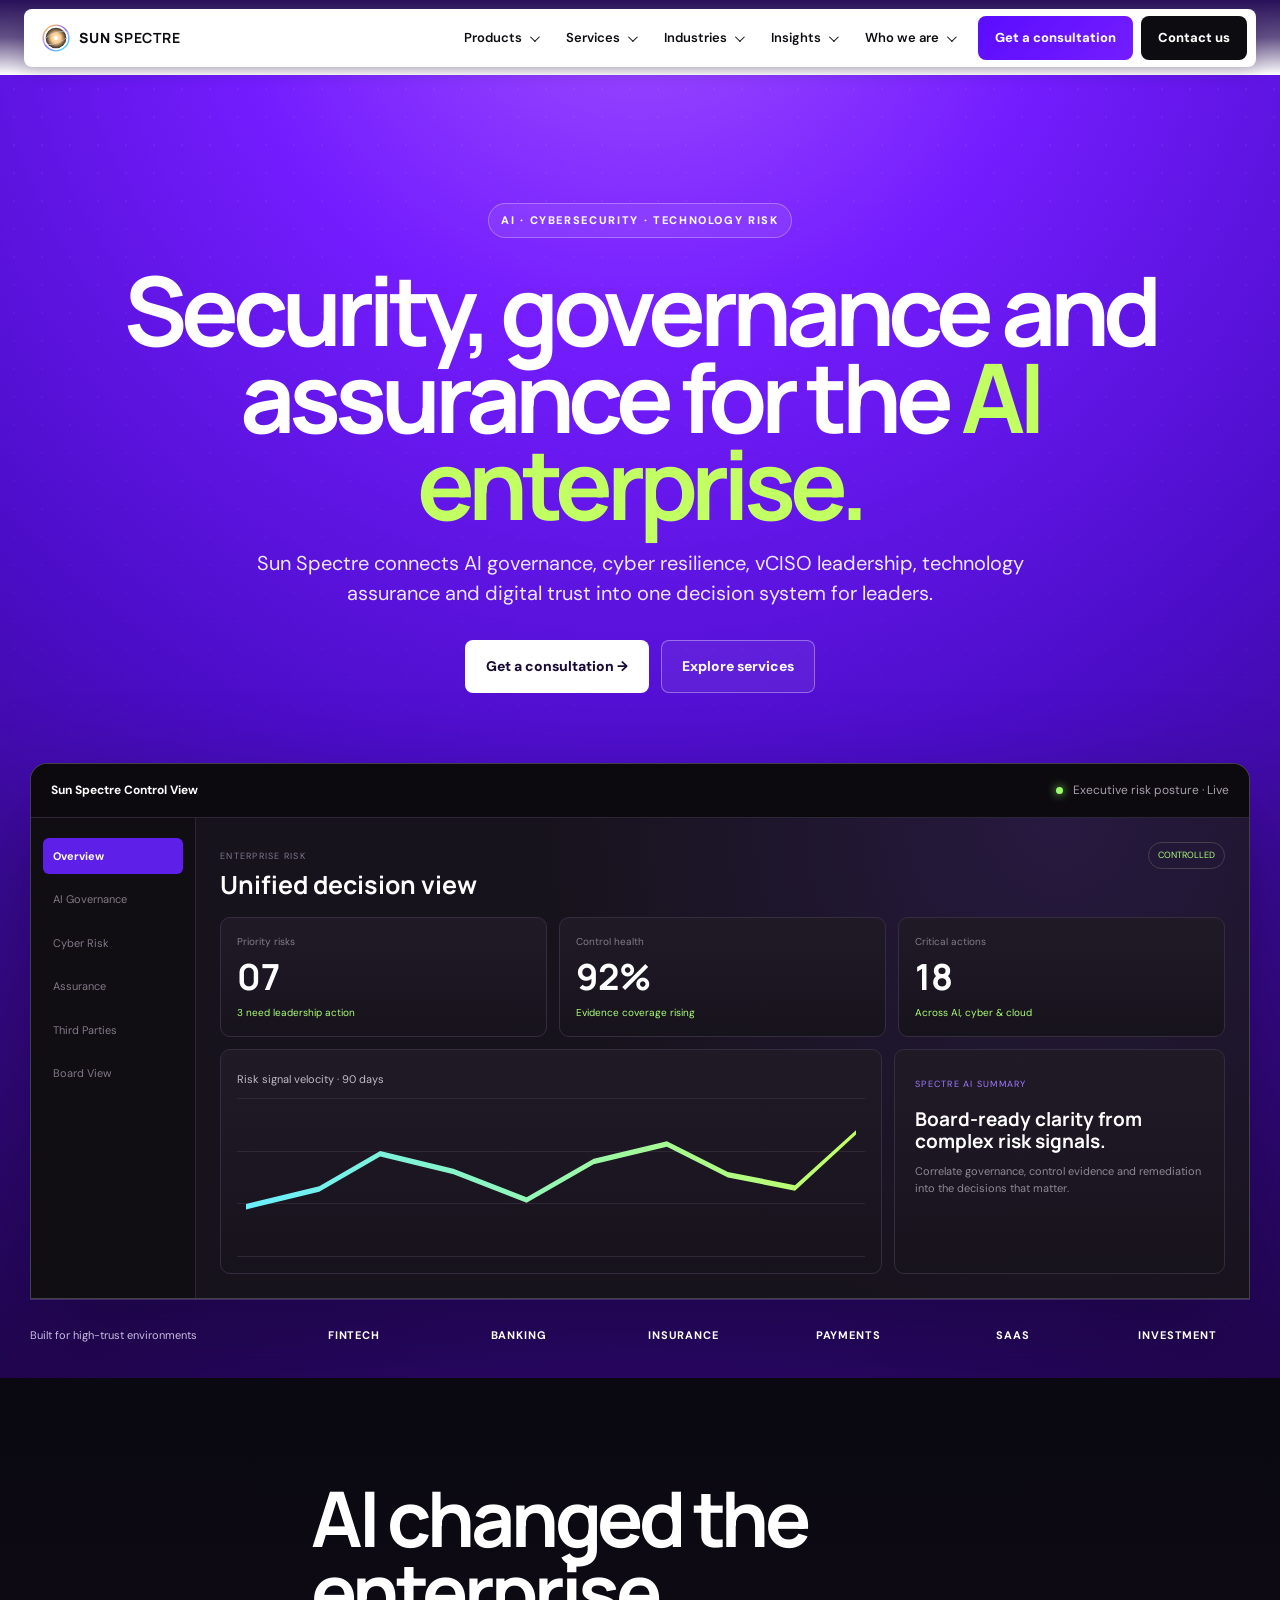
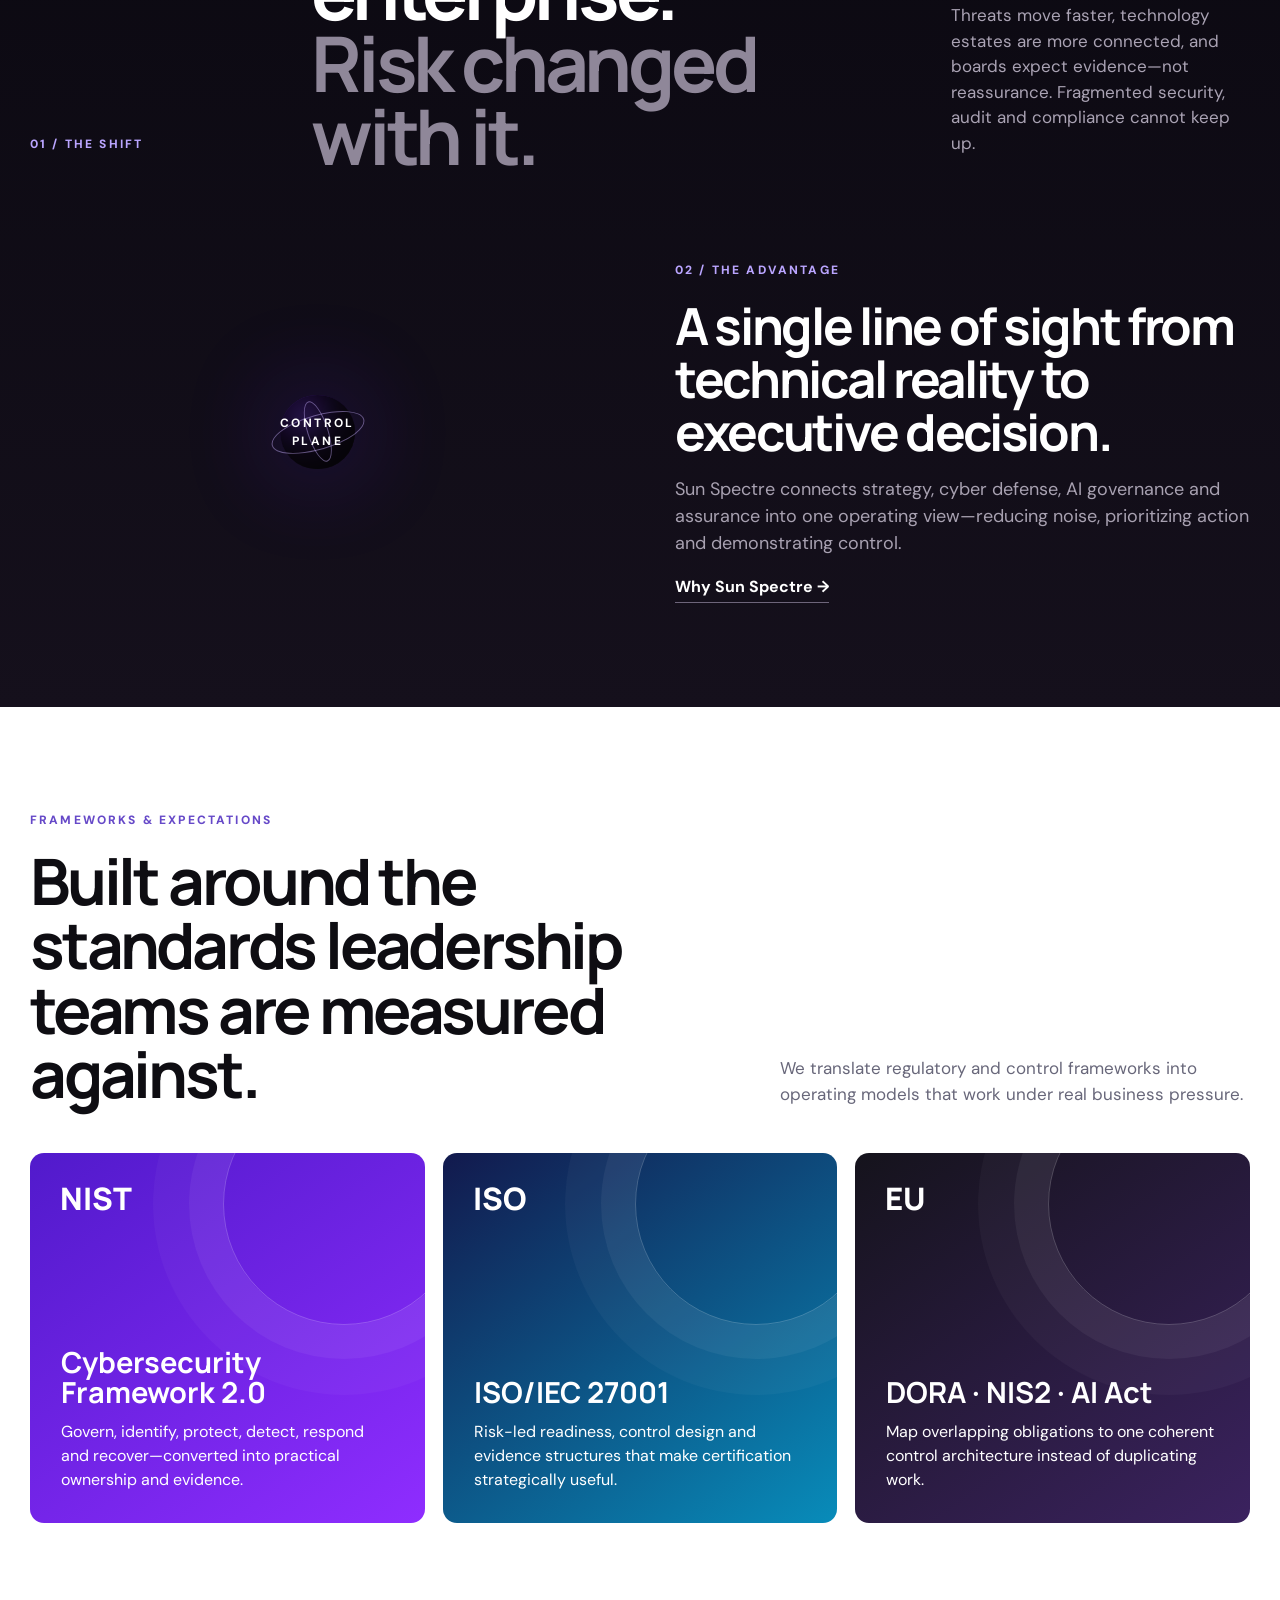
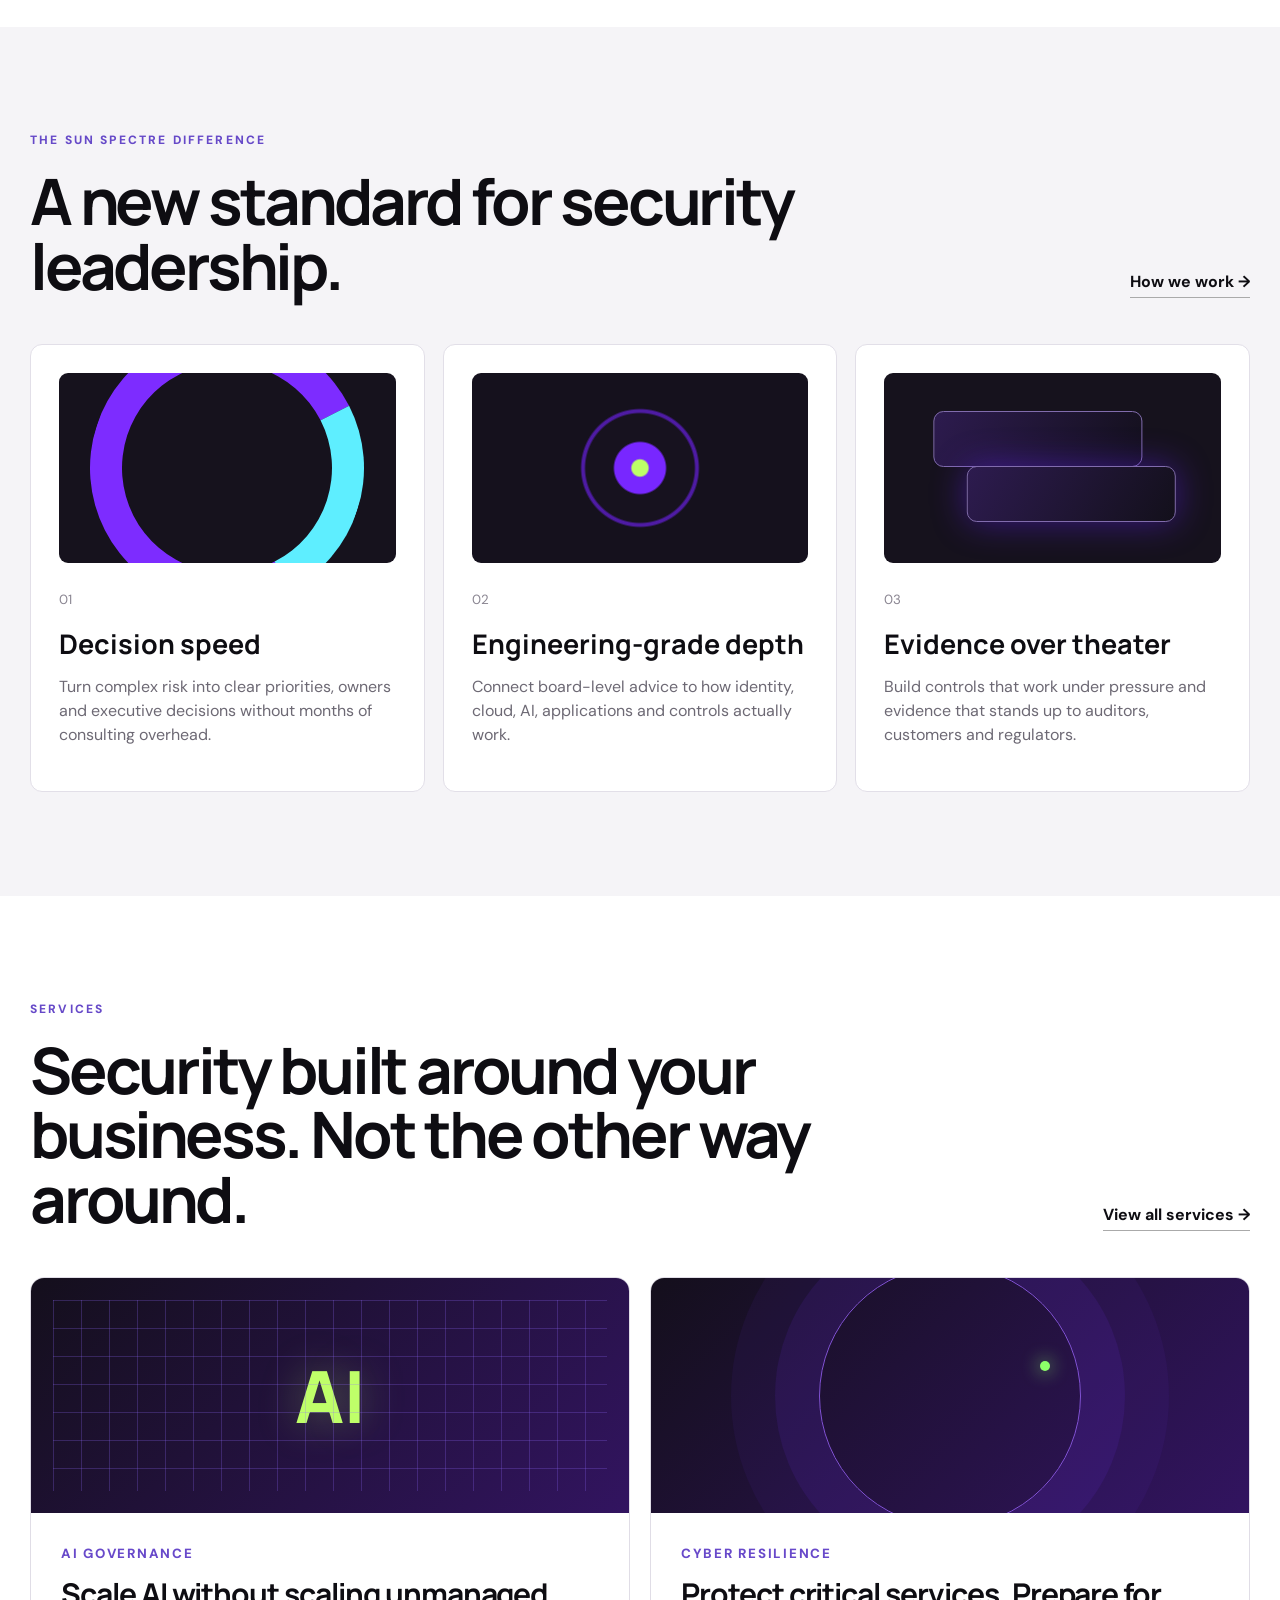
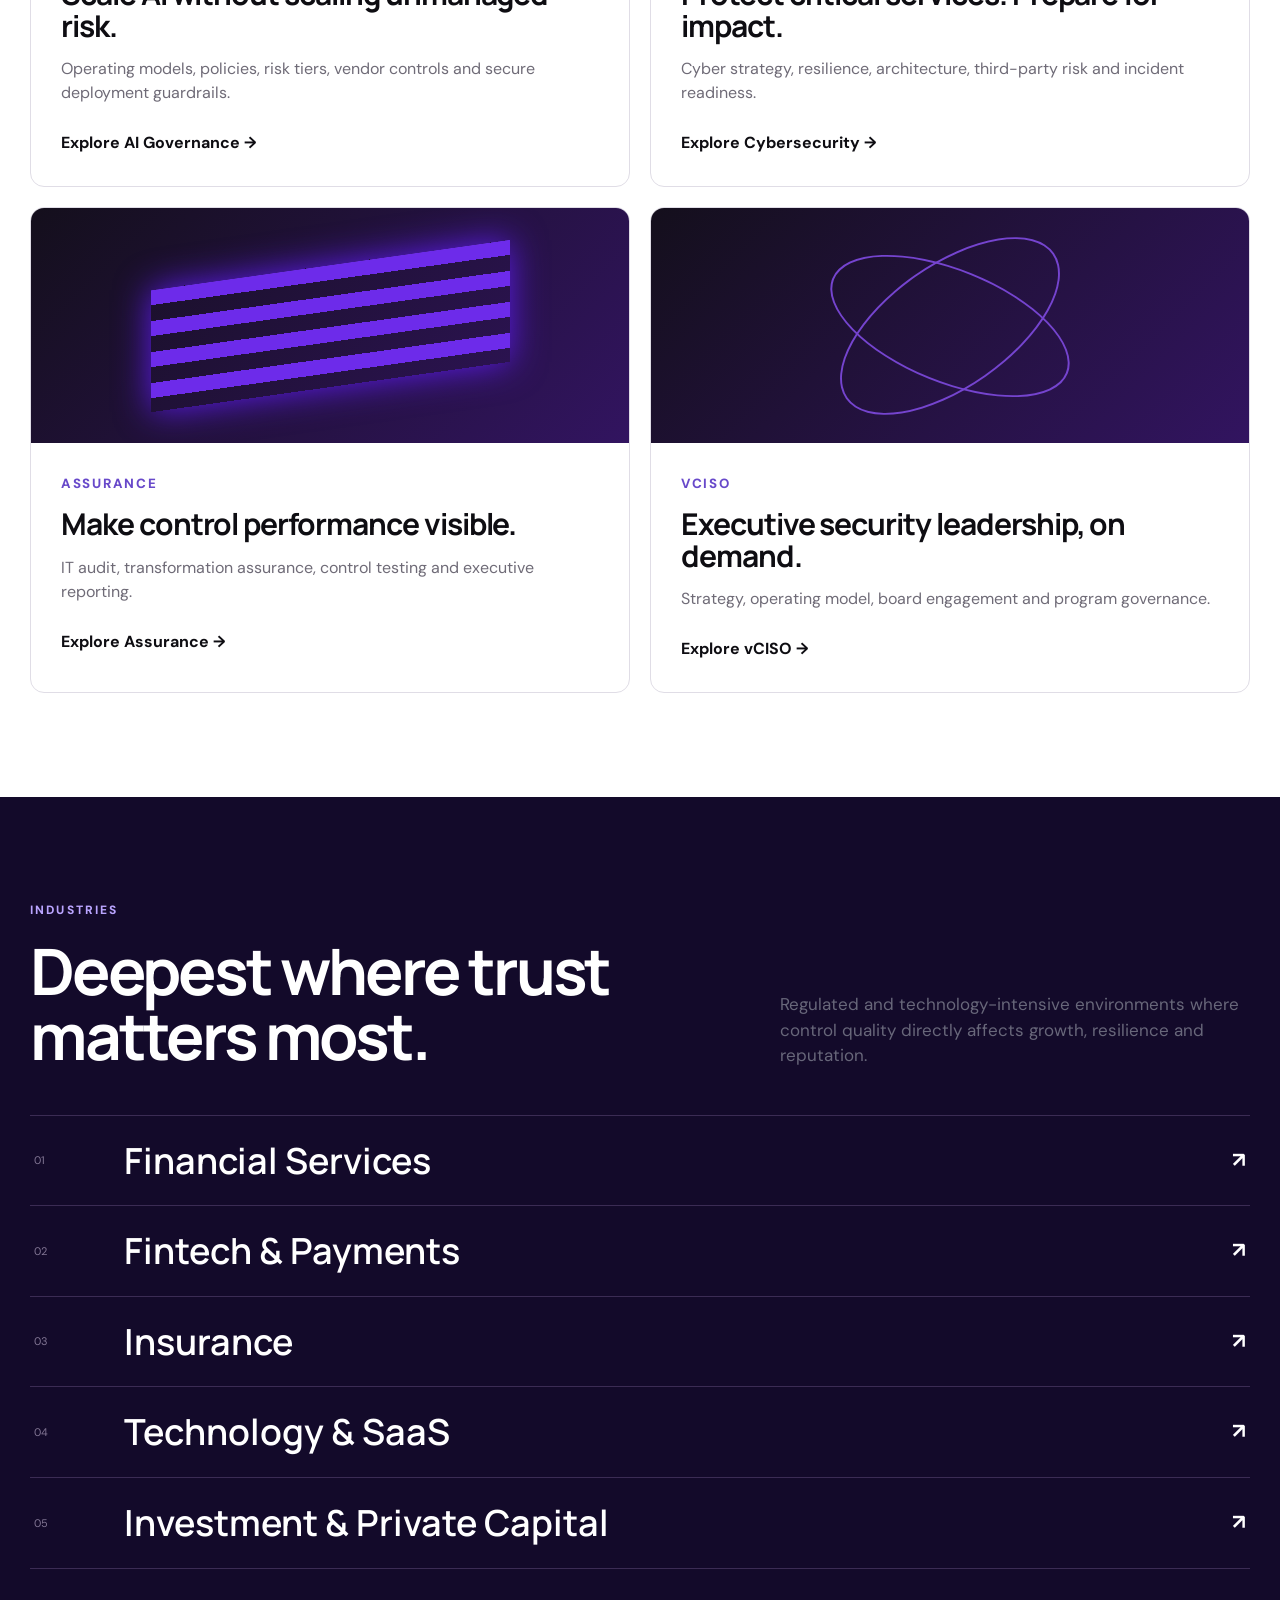
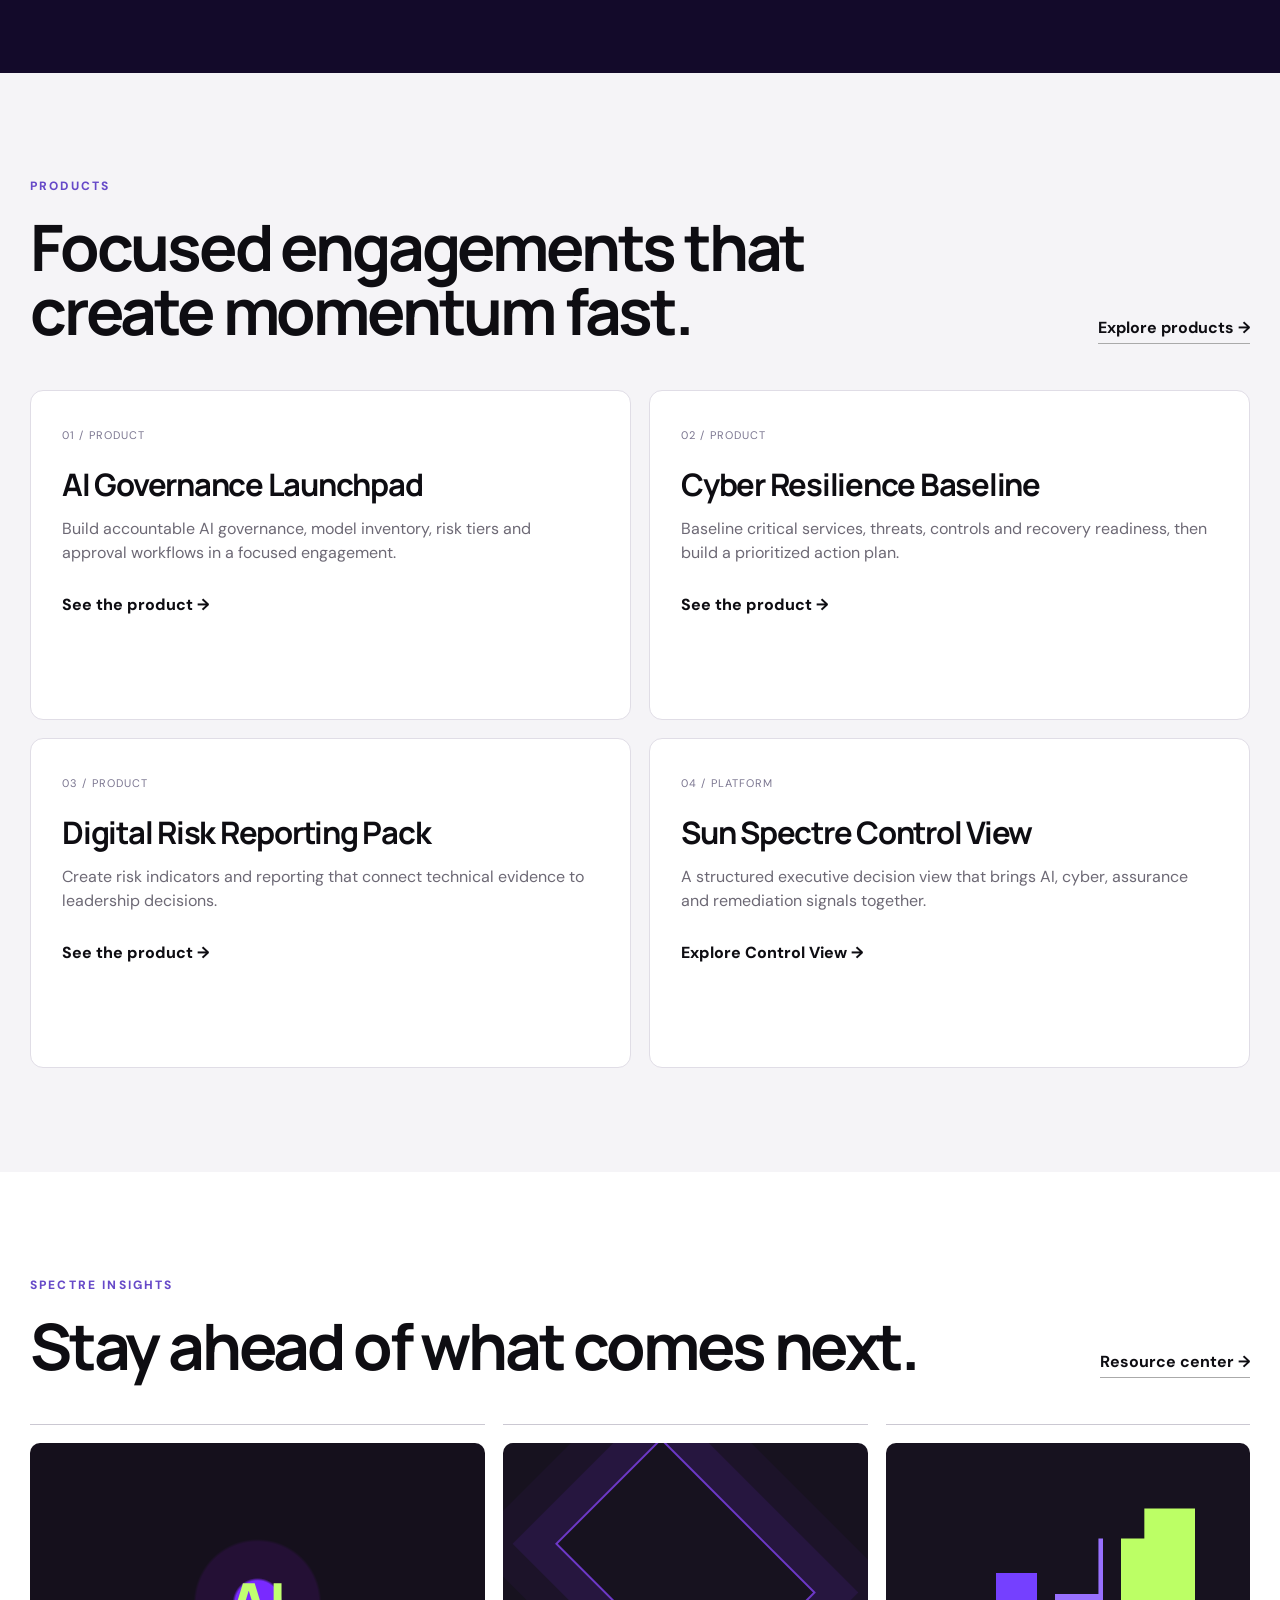
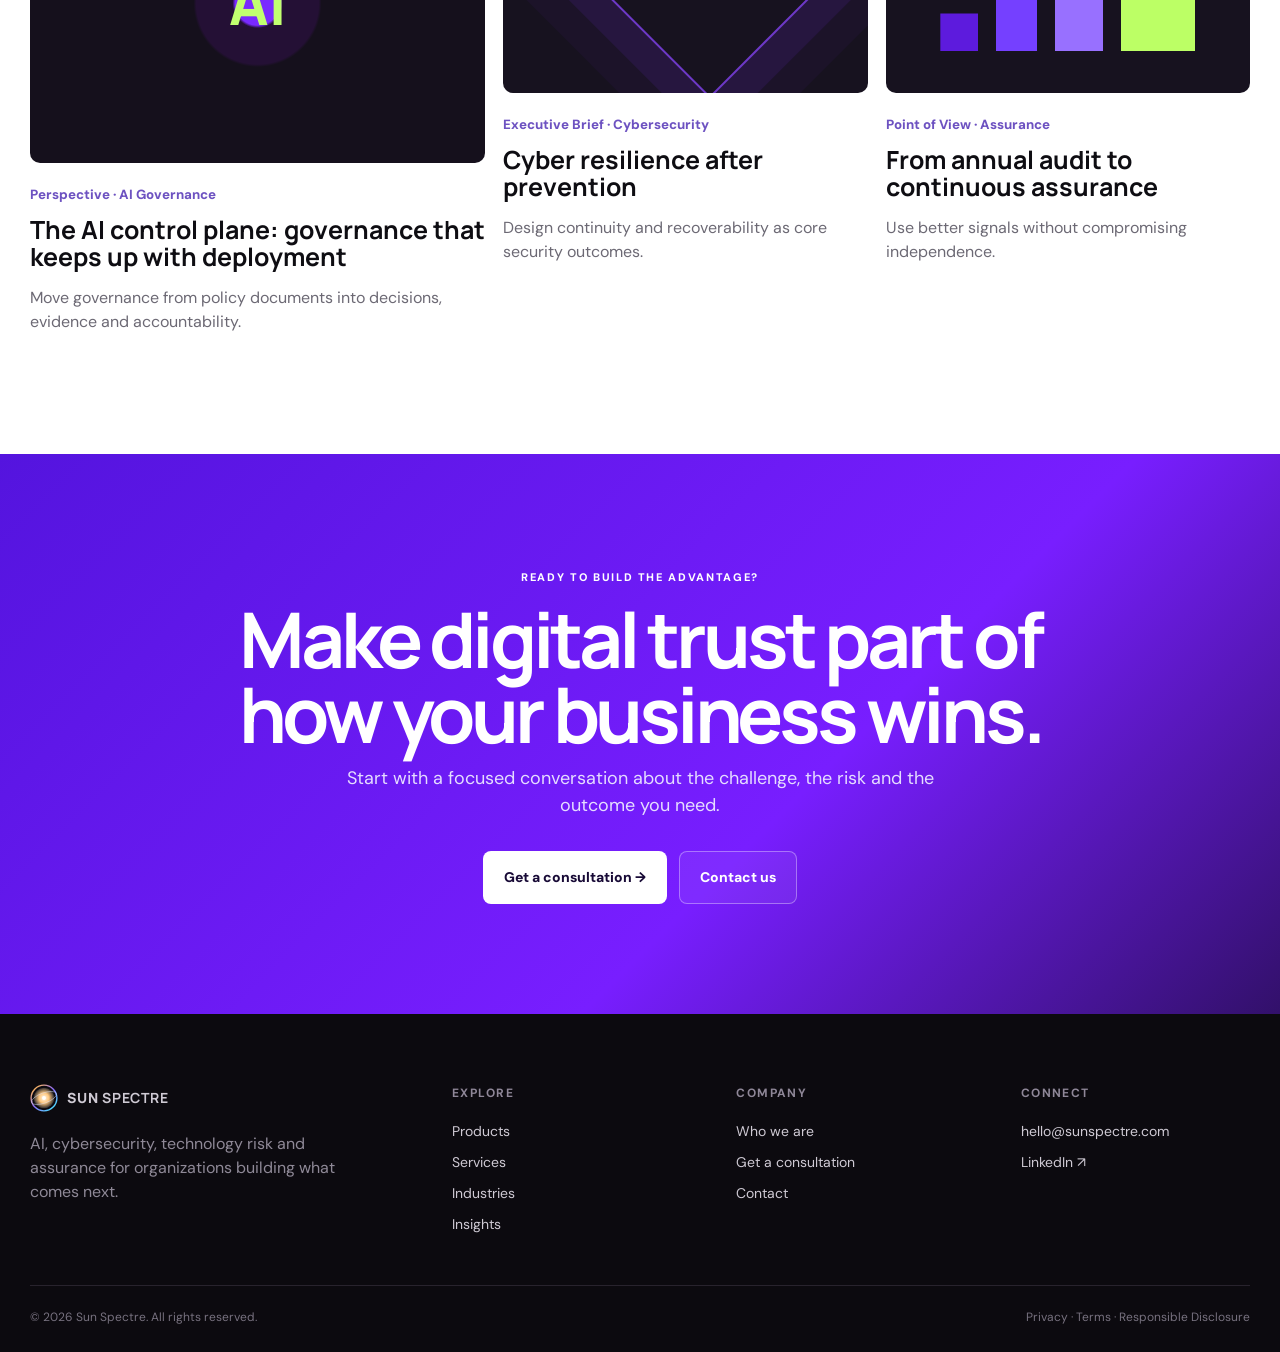
<file: index.html>
<!DOCTYPE html>
<html lang="en">
<head>
  <meta charset="UTF-8">
  <meta name="viewport" content="width=device-width, initial-scale=1.0">
  <meta name="theme-color" content="#5d13ff">
  <meta name="description" content="Sun Spectre helps leaders govern AI, strengthen cybersecurity, improve technology risk and build digital trust.">
  <title>Sun Spectre | AI, Cybersecurity & Digital Trust</title>
  <link rel="preconnect" href="https://fonts.googleapis.com"><link rel="preconnect" href="https://fonts.gstatic.com" crossorigin>
  <link href="https://fonts.googleapis.com/css2?family=DM+Sans:wght@400;500;600;700&family=Manrope:wght@500;600;700;800&display=swap" rel="stylesheet">
  <link rel="stylesheet" href="styles.css">
</head>
<body>
  <div data-site-header></div>
  <main>
    <section class="home-hero">
      <div class="page-shell hero-copy reveal">
        <div class="eyebrow">AI · CYBERSECURITY · TECHNOLOGY RISK</div>
        <h1>Security, governance and assurance for the <em>AI enterprise.</em></h1>
        <p>Sun Spectre connects AI governance, cyber resilience, vCISO leadership, technology assurance and digital trust into one decision system for leaders.</p>
        <div class="hero-actions"><a class="button white" href="talk-to-us.html">Get a consultation →</a><a class="button ghost" href="services.html">Explore services</a></div>
      </div>

      <div class="page-shell hero-dashboard reveal" data-tilt>
        <div class="dash-top"><b>Sun Spectre Control View</b><span class="dash-live"><i></i> Executive risk posture · Live</span></div>
        <div class="dash-body">
          <aside class="dash-side"><b>Overview</b><span>AI Governance</span><span>Cyber Risk</span><span>Assurance</span><span>Third Parties</span><span>Board View</span></aside>
          <div class="dash-main">
            <div class="dash-title"><div><small>ENTERPRISE RISK</small><h3>Unified decision view</h3></div><span class="status-pill">CONTROLLED</span></div>
            <div class="dash-metrics"><div class="dash-metric"><small>Priority risks</small><strong>07</strong><span>3 need leadership action</span></div><div class="dash-metric"><small>Control health</small><strong>92%</strong><span>Evidence coverage rising</span></div><div class="dash-metric"><small>Critical actions</small><strong>18</strong><span>Across AI, cyber & cloud</span></div></div>
            <div class="dash-analytics"><div class="dash-chart"><span>Risk signal velocity · 90 days</span><div class="dash-grid"><i></i><i></i><i></i><i></i></div><div class="dash-line"></div></div><div class="dash-note"><small>SPECTRE AI SUMMARY</small><h4>Board-ready clarity from complex risk signals.</h4><p>Correlate governance, control evidence and remediation into the decisions that matter.</p></div></div>
          </div>
        </div>
      </div>
      <div class="page-shell trust-row reveal"><span>Built for high-trust environments</span><b>FINTECH</b><b>BANKING</b><b>INSURANCE</b><b>PAYMENTS</b><b>SAAS</b><b>INVESTMENT</b></div>
    </section>

    <section class="section shift">
      <div class="page-shell shift-grid reveal"><div class="section-kicker light">01 / THE SHIFT</div><h2>AI changed the enterprise.<br><span>Risk changed with it.</span></h2><p>Threats move faster, technology estates are more connected, and boards expect evidence—not reassurance. Fragmented security, audit and compliance cannot keep up.</p></div>
      <div class="page-shell shift-stage reveal"><div class="control-orb"><b>CONTROL<br>PLANE</b></div><div class="shift-copy"><div class="section-kicker light">02 / THE ADVANTAGE</div><h3>A single line of sight from technical reality to executive decision.</h3><p>Sun Spectre connects strategy, cyber defense, AI governance and assurance into one operating view—reducing noise, prioritizing action and demonstrating control.</p><a class="text-link light" href="about.html">Why Sun Spectre →</a></div></div>
    </section>

    <section class="section">
      <div class="page-shell section-head reveal"><div><div class="section-kicker">FRAMEWORKS & EXPECTATIONS</div><h2>Built around the standards leadership teams are measured against.</h2></div><p>We translate regulatory and control frameworks into operating models that work under real business pressure.</p></div>
      <div class="page-shell framework-grid"><article class="framework-card purple reveal"><span>NIST</span><h3>Cybersecurity Framework 2.0</h3><p>Govern, identify, protect, detect, respond and recover—converted into practical ownership and evidence.</p></article><article class="framework-card blue reveal"><span>ISO</span><h3>ISO/IEC 27001</h3><p>Risk-led readiness, control design and evidence structures that make certification strategically useful.</p></article><article class="framework-card dark reveal"><span>EU</span><h3>DORA · NIS2 · AI Act</h3><p>Map overlapping obligations to one coherent control architecture instead of duplicating work.</p></article></div>
    </section>

    <section class="section soft">
      <div class="page-shell section-head reveal"><div><div class="section-kicker">THE SUN SPECTRE DIFFERENCE</div><h2>A new standard for security leadership.</h2></div><a class="text-link" href="about.html">How we work →</a></div>
      <div class="page-shell difference-grid"><article class="difference-card reveal"><div class="difference-art speed"></div><small>01</small><h3>Decision speed</h3><p>Turn complex risk into clear priorities, owners and executive decisions without months of consulting overhead.</p></article><article class="difference-card reveal"><div class="difference-art depth"></div><small>02</small><h3>Engineering-grade depth</h3><p>Connect board-level advice to how identity, cloud, AI, applications and controls actually work.</p></article><article class="difference-card reveal"><div class="difference-art proof"></div><small>03</small><h3>Evidence over theater</h3><p>Build controls that work under pressure and evidence that stands up to auditors, customers and regulators.</p></article></div>
    </section>

    <section class="section">
      <div class="page-shell section-head reveal"><div><div class="section-kicker">SERVICES</div><h2>Security built around your business. Not the other way around.</h2></div><a class="text-link" href="services.html">View all services →</a></div>
      <div class="page-shell solution-grid"><a class="solution-card reveal" href="services.html#ai"><div class="solution-art ai"></div><div class="solution-body"><small>AI GOVERNANCE</small><h3>Scale AI without scaling unmanaged risk.</h3><p>Operating models, policies, risk tiers, vendor controls and secure deployment guardrails.</p><b>Explore AI Governance →</b></div></a><a class="solution-card reveal" href="services.html#cyber"><div class="solution-art cyber"></div><div class="solution-body"><small>CYBER RESILIENCE</small><h3>Protect critical services. Prepare for impact.</h3><p>Cyber strategy, resilience, architecture, third-party risk and incident readiness.</p><b>Explore Cybersecurity →</b></div></a><a class="solution-card reveal" href="services.html#audit"><div class="solution-art audit"></div><div class="solution-body"><small>ASSURANCE</small><h3>Make control performance visible.</h3><p>IT audit, transformation assurance, control testing and executive reporting.</p><b>Explore Assurance →</b></div></a><a class="solution-card reveal" href="services.html#vciso"><div class="solution-art vciso"></div><div class="solution-body"><small>VCISO</small><h3>Executive security leadership, on demand.</h3><p>Strategy, operating model, board engagement and program governance.</p><b>Explore vCISO →</b></div></a></div>
    </section>

    <section class="section industry-band">
      <div class="page-shell section-head reveal"><div><div class="section-kicker light">INDUSTRIES</div><h2>Deepest where trust matters most.</h2></div><p>Regulated and technology-intensive environments where control quality directly affects growth, resilience and reputation.</p></div>
      <div class="page-shell industry-list reveal"><a href="industries.html#financial-services"><span>01</span><strong>Financial Services</strong><b>↗</b></a><a href="industries.html#fintech"><span>02</span><strong>Fintech & Payments</strong><b>↗</b></a><a href="industries.html#insurance"><span>03</span><strong>Insurance</strong><b>↗</b></a><a href="industries.html#technology"><span>04</span><strong>Technology & SaaS</strong><b>↗</b></a><a href="industries.html#investment"><span>05</span><strong>Investment & Private Capital</strong><b>↗</b></a></div>
    </section>

    <section class="section soft">
      <div class="page-shell section-head reveal"><div><div class="section-kicker">PRODUCTS</div><h2>Focused engagements that create momentum fast.</h2></div><a class="text-link" href="products.html">Explore products →</a></div>
      <div class="page-shell service-grid"><article class="service-card reveal"><span class="num">01 / PRODUCT</span><h3>AI Governance Launchpad</h3><p>Build accountable AI governance, model inventory, risk tiers and approval workflows in a focused engagement.</p><a href="products.html#ai-launchpad">See the product →</a></article><article class="service-card reveal"><span class="num">02 / PRODUCT</span><h3>Cyber Resilience Baseline</h3><p>Baseline critical services, threats, controls and recovery readiness, then build a prioritized action plan.</p><a href="products.html#cyber-baseline">See the product →</a></article><article class="service-card reveal"><span class="num">03 / PRODUCT</span><h3>Digital Risk Reporting Pack</h3><p>Create risk indicators and reporting that connect technical evidence to leadership decisions.</p><a href="products.html#reporting-pack">See the product →</a></article><article class="service-card reveal"><span class="num">04 / PLATFORM</span><h3>Sun Spectre Control View</h3><p>A structured executive decision view that brings AI, cyber, assurance and remediation signals together.</p><a href="products.html#control-view">Explore Control View →</a></article></div>
    </section>

    <section class="section">
      <div class="page-shell section-head reveal"><div><div class="section-kicker">SPECTRE INSIGHTS</div><h2>Stay ahead of what comes next.</h2></div><a class="text-link" href="insights.html">Resource center →</a></div>
      <div class="page-shell insight-grid"><a class="insight-card feature reveal" href="insights.html#ai-control-plane"><div class="insight-art ai"></div><small>Perspective · AI Governance</small><h3>The AI control plane: governance that keeps up with deployment</h3><p>Move governance from policy documents into decisions, evidence and accountability.</p></a><a class="insight-card reveal" href="insights.html#cyber-resilience"><div class="insight-art cyber"></div><small>Executive Brief · Cybersecurity</small><h3>Cyber resilience after prevention</h3><p>Design continuity and recoverability as core security outcomes.</p></a><a class="insight-card reveal" href="insights.html#continuous-assurance"><div class="insight-art audit"></div><small>Point of View · Assurance</small><h3>From annual audit to continuous assurance</h3><p>Use better signals without compromising independence.</p></a></div>
    </section>

    <section class="home-cta"><div class="page-shell reveal"><span class="eyebrow">READY TO BUILD THE ADVANTAGE?</span><h2>Make digital trust part of how your business wins.</h2><p>Start with a focused conversation about the challenge, the risk and the outcome you need.</p><div class="hero-actions"><a class="button white" href="talk-to-us.html">Get a consultation →</a><a class="button ghost" href="contact.html">Contact us</a></div></div></section>
  </main>
  <div data-site-footer></div>
  <script src="script.js"></script>
</body>
</html>
</file>
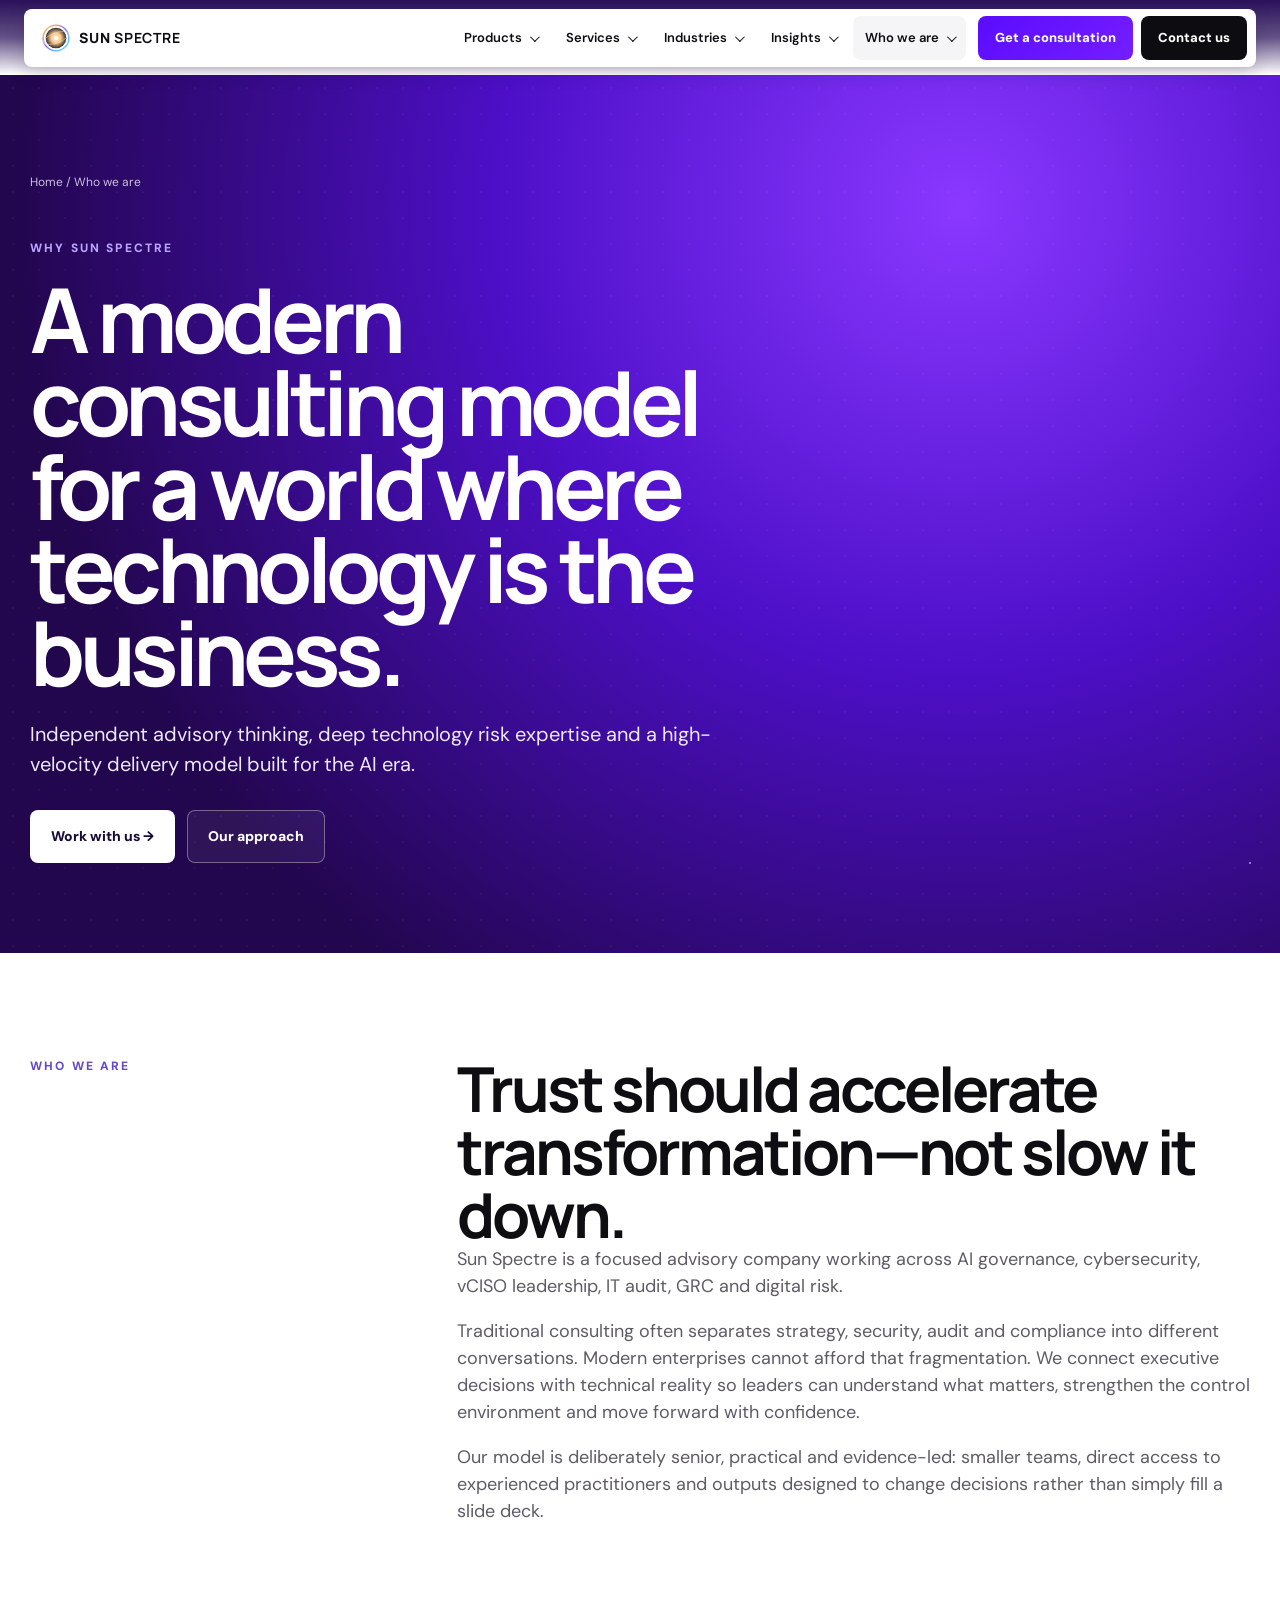
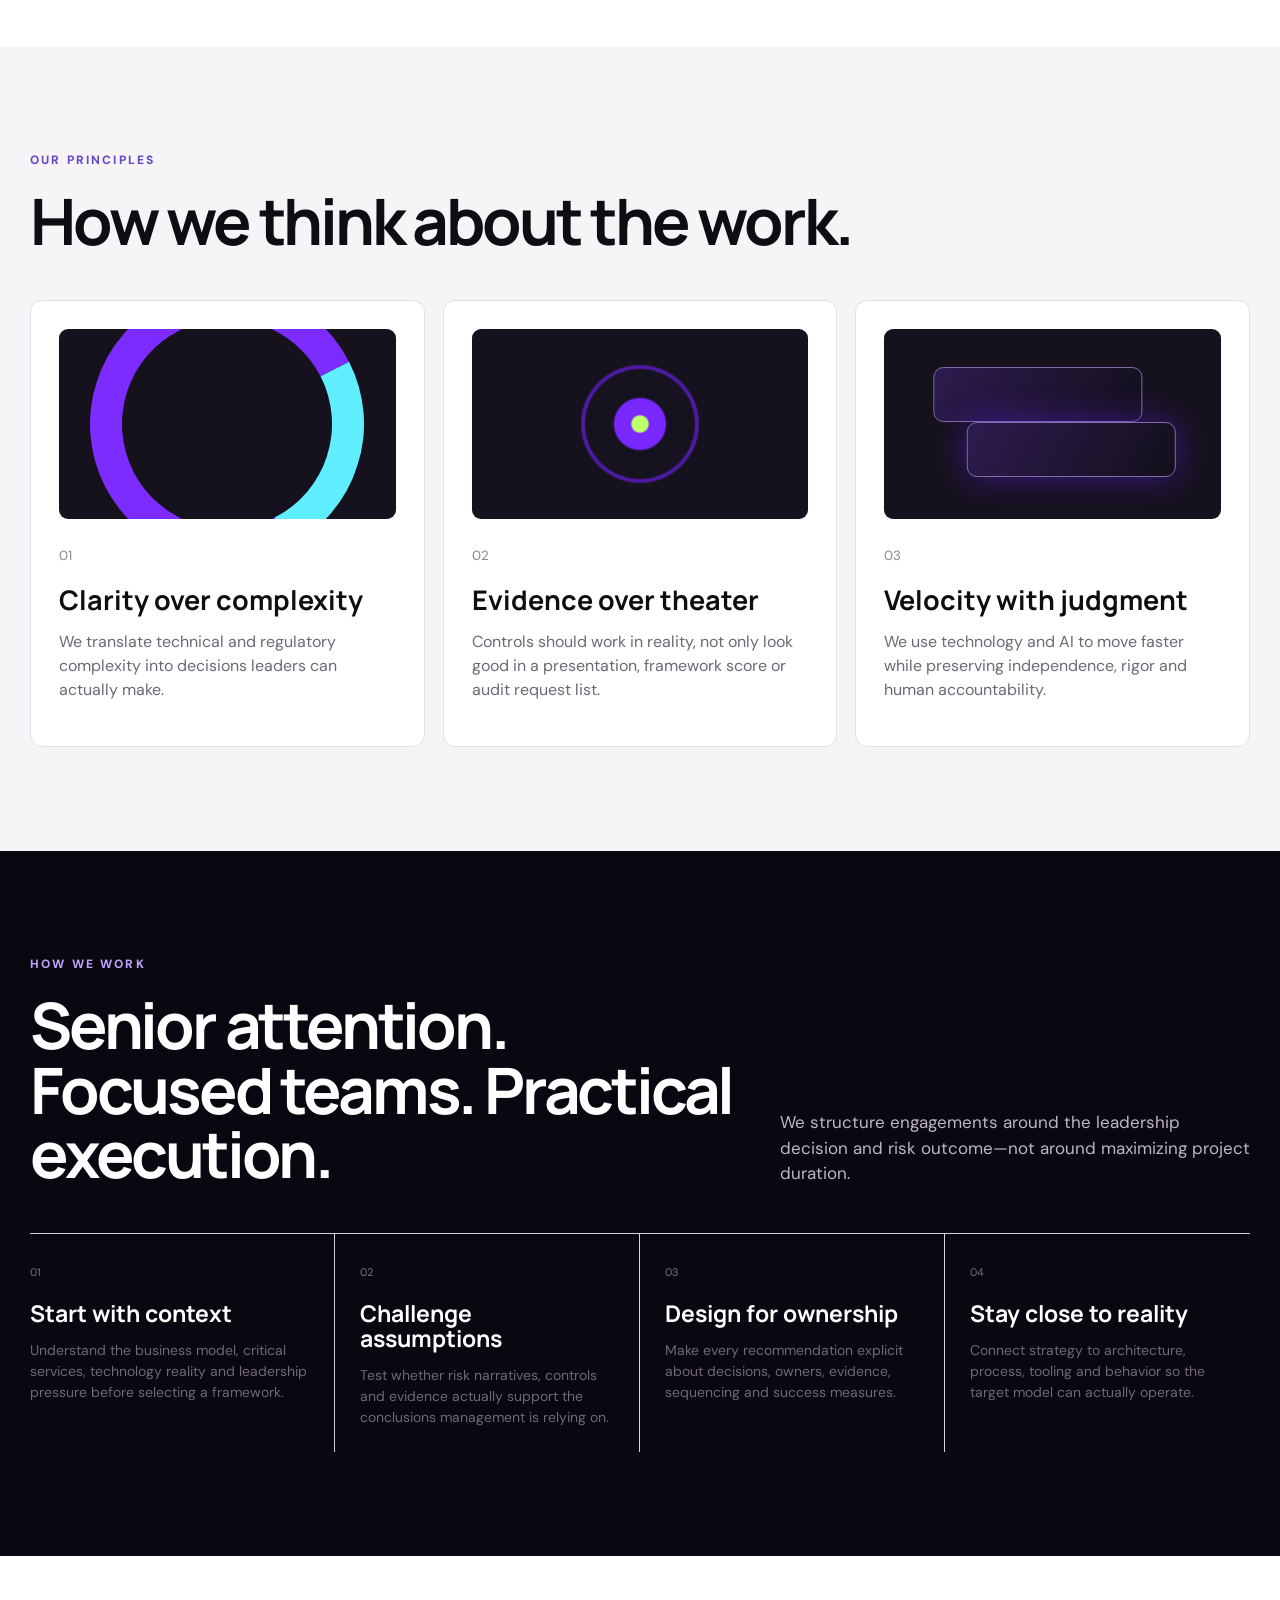
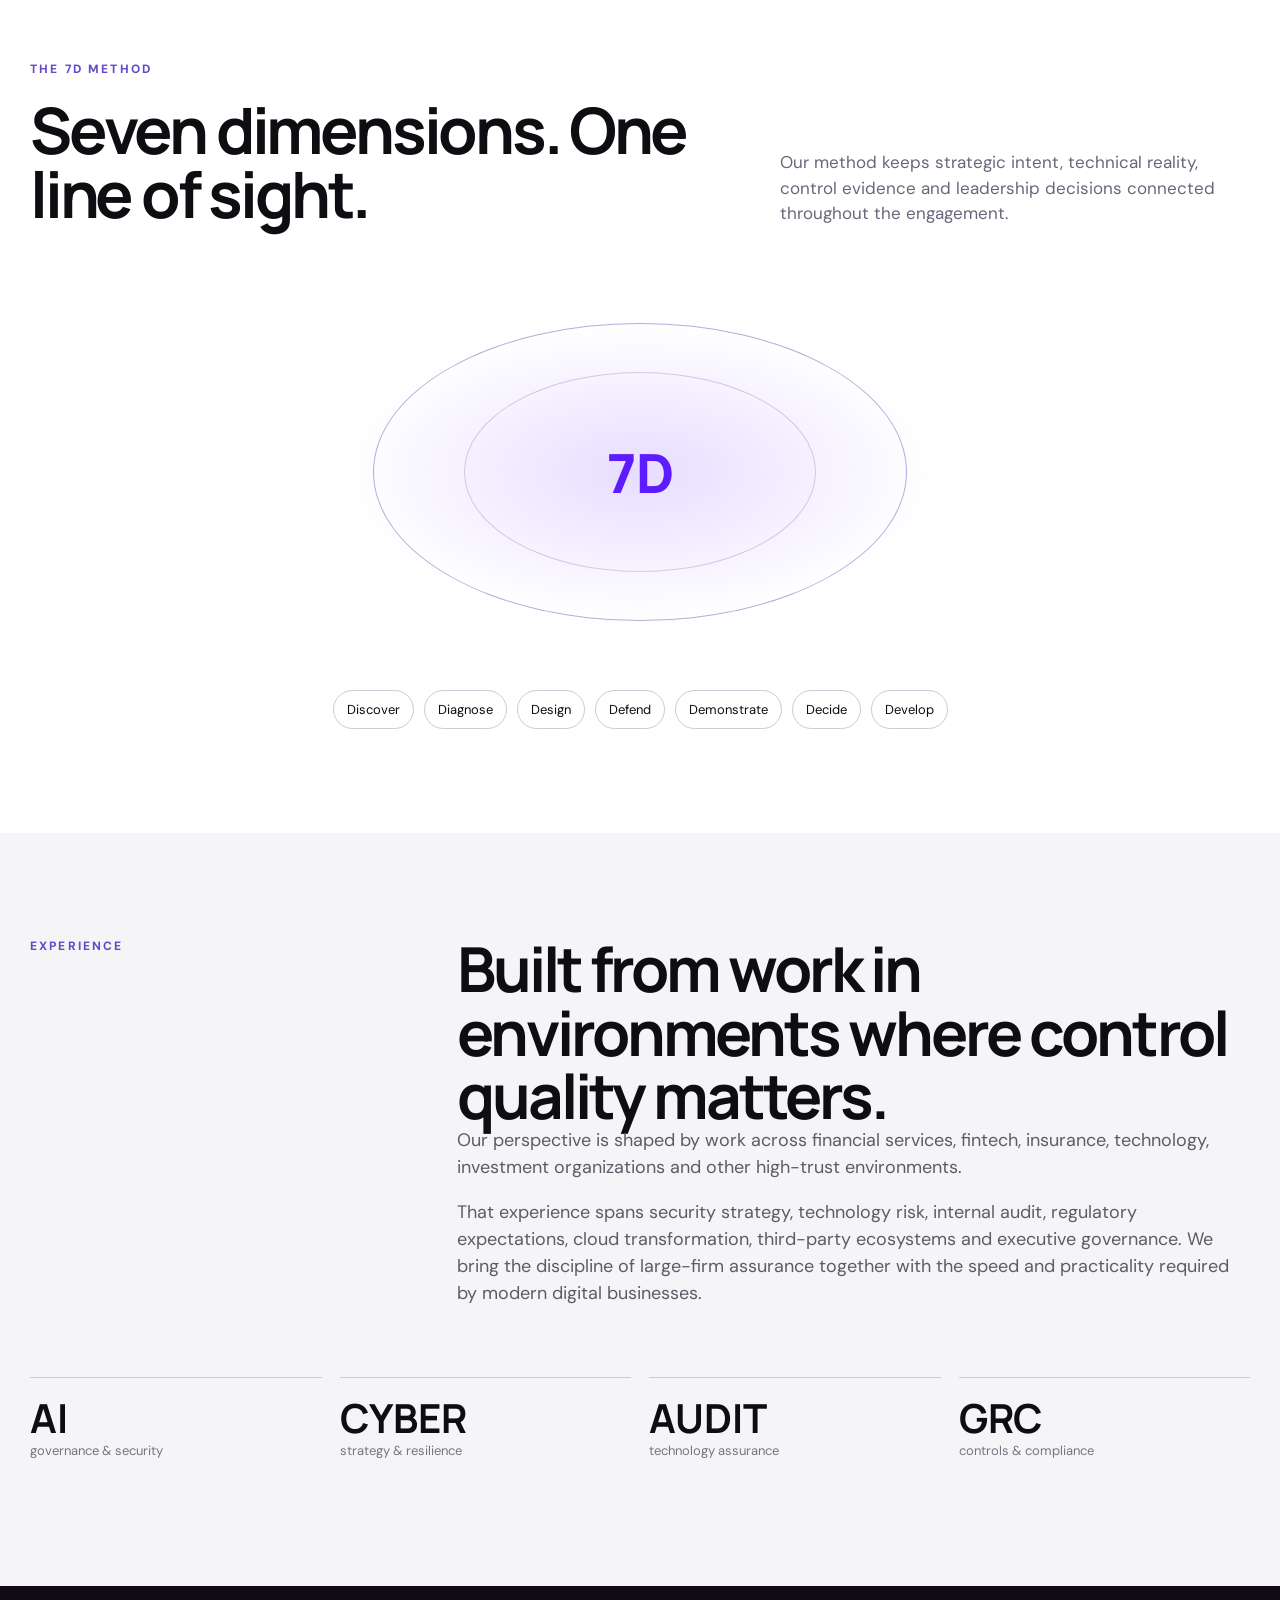
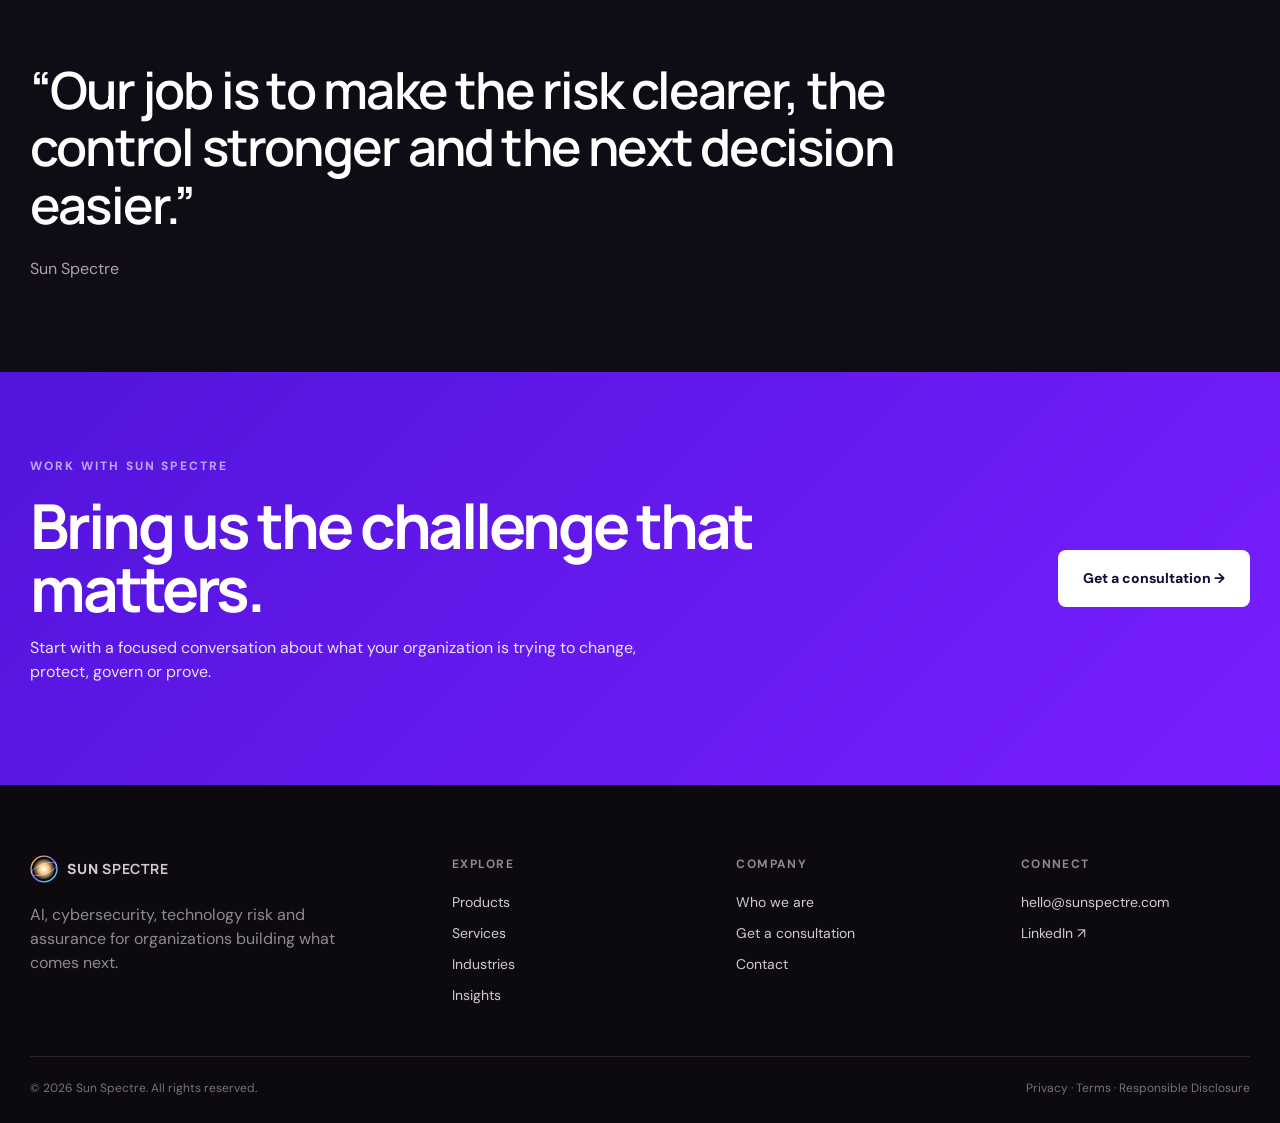
<file: about.html>
<!DOCTYPE html>
<html lang="en"><head><meta charset="UTF-8"><meta name="viewport" content="width=device-width, initial-scale=1.0"><meta name="theme-color" content="#5d13ff"><meta name="description" content="About Sun Spectre, an AI, cybersecurity and technology risk consulting company built for high-trust organizations."><title>Who We Are | Sun Spectre</title><link rel="preconnect" href="https://fonts.googleapis.com"><link rel="preconnect" href="https://fonts.gstatic.com" crossorigin><link href="https://fonts.googleapis.com/css2?family=DM+Sans:wght@400;500;600;700&family=Manrope:wght@500;600;700;800&display=swap" rel="stylesheet"><link rel="stylesheet" href="styles.css"></head>
<body><div data-site-header></div><main>
<section class="page-hero split"><div class="page-shell"><div><div class="crumb">Home / Who we are</div><div class="section-kicker light">WHY SUN SPECTRE</div><h1>A modern consulting model for a world where technology is the business.</h1><p>Independent advisory thinking, deep technology risk expertise and a high-velocity delivery model built for the AI era.</p><div class="hero-actions"><a class="button white" href="talk-to-us.html">Work with us →</a><a class="button ghost" href="#who-we-are">Our approach</a></div></div><div class="hero-orb-small"></div></div></section>

<section class="section" id="who-we-are"><div class="page-shell intro-grid reveal"><div class="section-kicker">WHO WE ARE</div><div><h2>Trust should accelerate transformation—not slow it down.</h2><div class="copy"><p>Sun Spectre is a focused advisory company working across AI governance, cybersecurity, vCISO leadership, IT audit, GRC and digital risk.</p><p>Traditional consulting often separates strategy, security, audit and compliance into different conversations. Modern enterprises cannot afford that fragmentation. We connect executive decisions with technical reality so leaders can understand what matters, strengthen the control environment and move forward with confidence.</p><p>Our model is deliberately senior, practical and evidence-led: smaller teams, direct access to experienced practitioners and outputs designed to change decisions rather than simply fill a slide deck.</p></div></div></div></section>

<section class="section soft"><div class="page-shell section-head reveal"><div><div class="section-kicker">OUR PRINCIPLES</div><h2>How we think about the work.</h2></div></div><div class="page-shell difference-grid"><article class="difference-card reveal"><div class="difference-art speed"></div><small>01</small><h3>Clarity over complexity</h3><p>We translate technical and regulatory complexity into decisions leaders can actually make.</p></article><article class="difference-card reveal"><div class="difference-art depth"></div><small>02</small><h3>Evidence over theater</h3><p>Controls should work in reality, not only look good in a presentation, framework score or audit request list.</p></article><article class="difference-card reveal"><div class="difference-art proof"></div><small>03</small><h3>Velocity with judgment</h3><p>We use technology and AI to move faster while preserving independence, rigor and human accountability.</p></article></div></section>

<section class="section dark" id="how-we-work"><div class="page-shell section-head reveal"><div><div class="section-kicker light">HOW WE WORK</div><h2>Senior attention. Focused teams. Practical execution.</h2></div><p>We structure engagements around the leadership decision and risk outcome—not around maximizing project duration.</p></div><div class="page-shell process-grid reveal"><article class="process-step"><span>01</span><h3>Start with context</h3><p>Understand the business model, critical services, technology reality and leadership pressure before selecting a framework.</p></article><article class="process-step"><span>02</span><h3>Challenge assumptions</h3><p>Test whether risk narratives, controls and evidence actually support the conclusions management is relying on.</p></article><article class="process-step"><span>03</span><h3>Design for ownership</h3><p>Make every recommendation explicit about decisions, owners, evidence, sequencing and success measures.</p></article><article class="process-step"><span>04</span><h3>Stay close to reality</h3><p>Connect strategy to architecture, process, tooling and behavior so the target model can actually operate.</p></article></div></section>

<section class="section" id="method"><div class="page-shell section-head reveal"><div><div class="section-kicker">THE 7D METHOD</div><h2>Seven dimensions. One line of sight.</h2></div><p>Our method keeps strategic intent, technical reality, control evidence and leadership decisions connected throughout the engagement.</p></div><div class="page-shell method-ring reveal"><b>7D</b></div><div class="page-shell method-tags reveal"><span>Discover</span><span>Diagnose</span><span>Design</span><span>Defend</span><span>Demonstrate</span><span>Decide</span><span>Develop</span></div></section>

<section class="section soft"><div class="page-shell intro-grid reveal"><div class="section-kicker">EXPERIENCE</div><div><h2>Built from work in environments where control quality matters.</h2><div class="copy"><p>Our perspective is shaped by work across financial services, fintech, insurance, technology, investment organizations and other high-trust environments.</p><p>That experience spans security strategy, technology risk, internal audit, regulatory expectations, cloud transformation, third-party ecosystems and executive governance. We bring the discipline of large-firm assurance together with the speed and practicality required by modern digital businesses.</p></div></div></div><div class="page-shell stats-grid reveal"><div class="stat-card"><strong>AI</strong><span>governance & security</span></div><div class="stat-card"><strong>CYBER</strong><span>strategy & resilience</span></div><div class="stat-card"><strong>AUDIT</strong><span>technology assurance</span></div><div class="stat-card"><strong>GRC</strong><span>controls & compliance</span></div></div></section>

<section class="quote-band"><div class="page-shell reveal"><blockquote>“Our job is to make the risk clearer, the control stronger and the next decision easier.”</blockquote><p>Sun Spectre</p></div></section>

<section class="cta-band"><div class="page-shell"><div><div class="section-kicker light">WORK WITH SUN SPECTRE</div><h2>Bring us the challenge that matters.</h2><p>Start with a focused conversation about what your organization is trying to change, protect, govern or prove.</p></div><a class="button white large" href="talk-to-us.html">Get a consultation →</a></div></section>
</main><div data-site-footer></div><script src="script.js"></script></body></html>
</file>
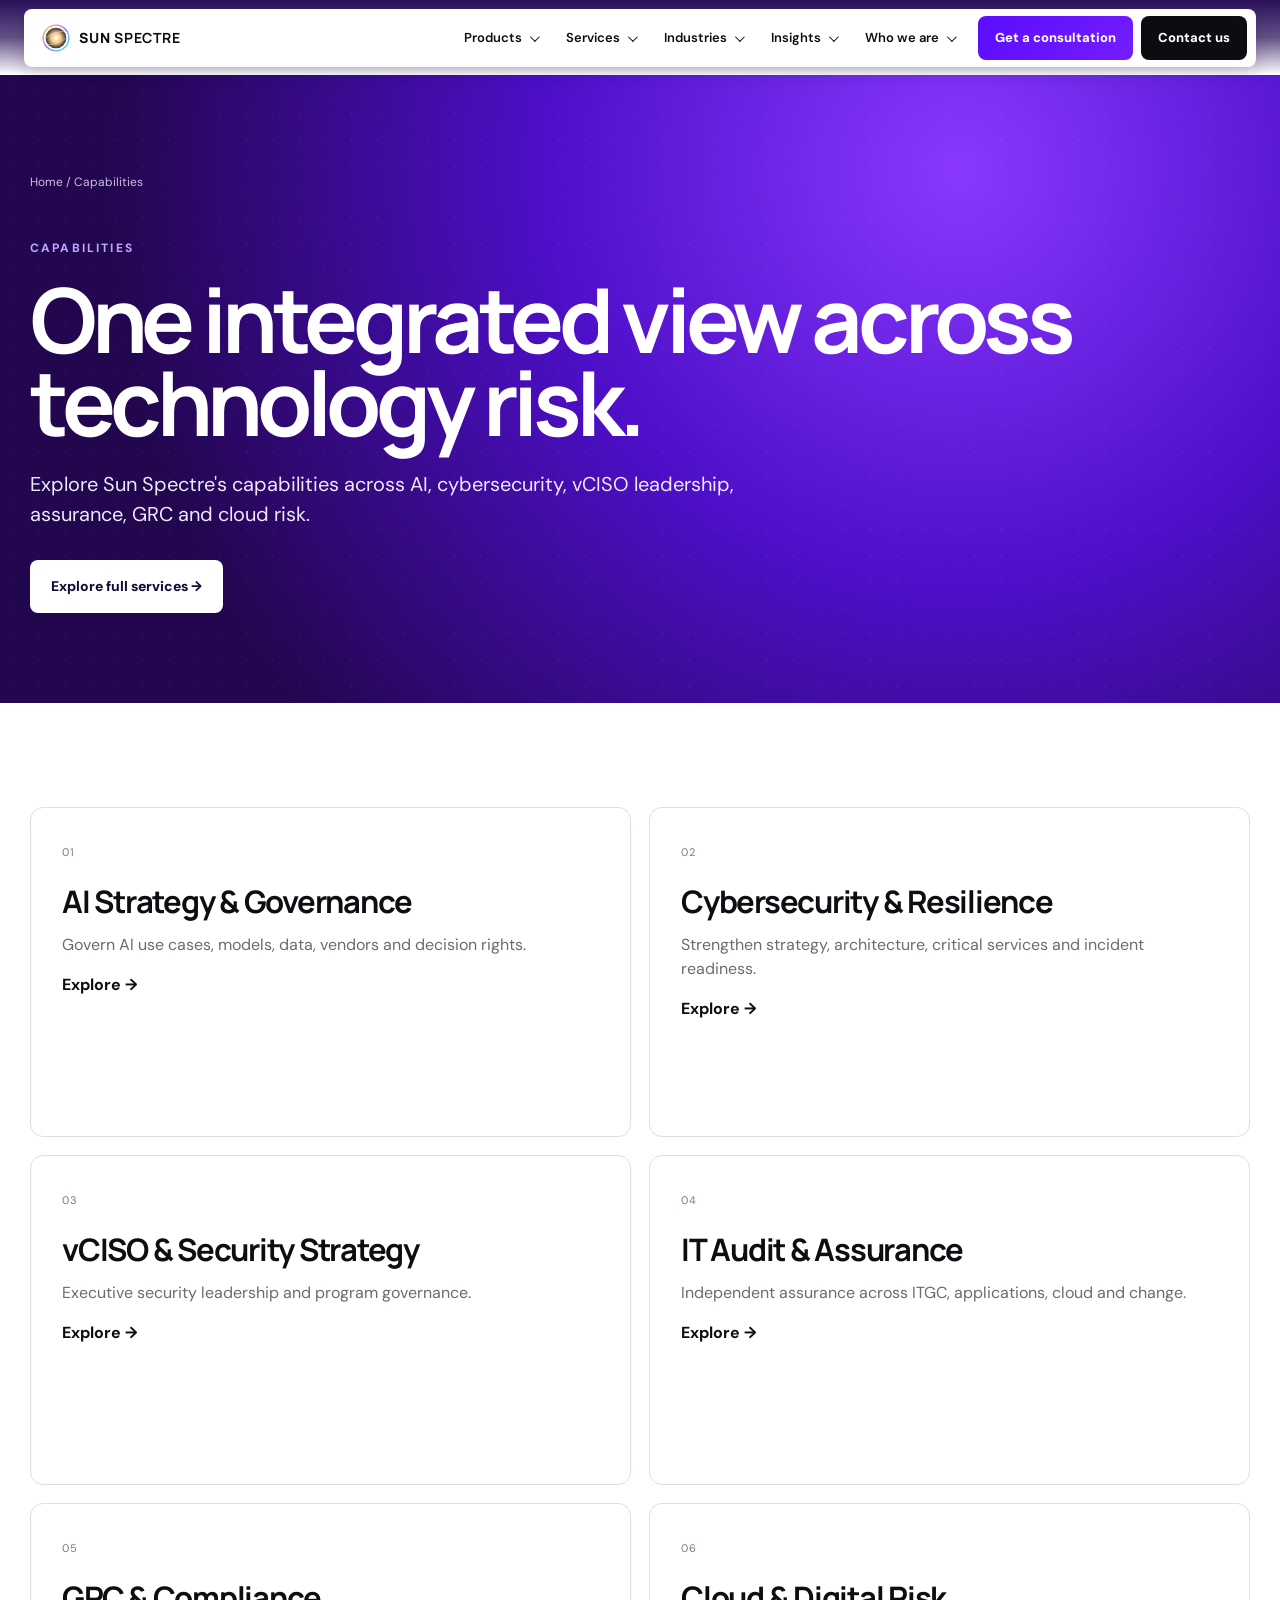
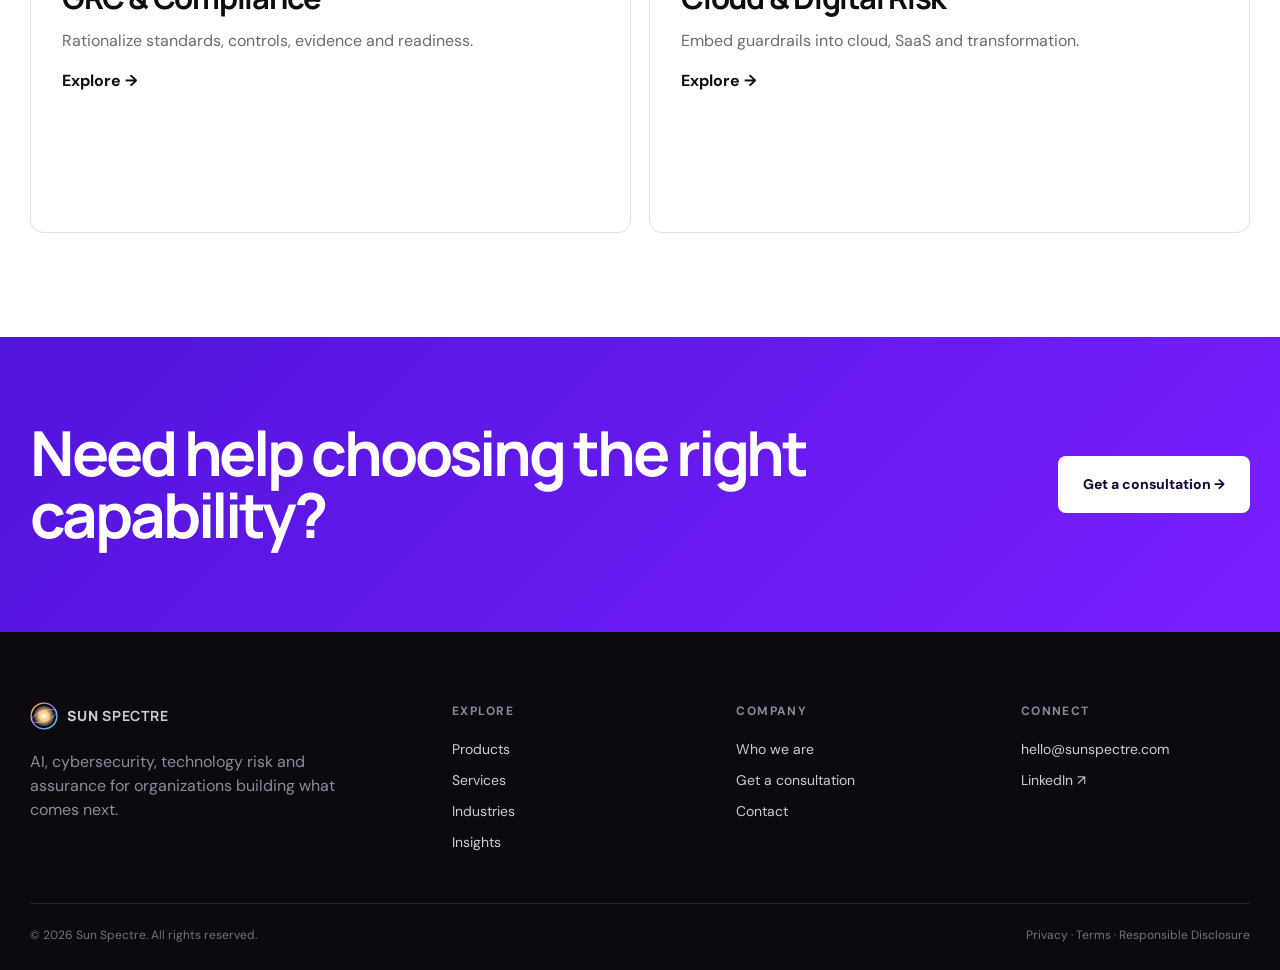
<file: capabilities.html>
<!DOCTYPE html><html lang="en"><head><meta charset="UTF-8"><meta name="viewport" content="width=device-width, initial-scale=1.0"><meta name="theme-color" content="#5d13ff"><meta name="description" content="Sun Spectre capabilities across AI governance, cybersecurity, vCISO, IT audit, GRC and cloud risk."><title>Capabilities | Sun Spectre</title><link rel="preconnect" href="https://fonts.googleapis.com"><link rel="preconnect" href="https://fonts.gstatic.com" crossorigin><link href="https://fonts.googleapis.com/css2?family=DM+Sans:wght@400;500;600;700&family=Manrope:wght@500;600;700;800&display=swap" rel="stylesheet"><link rel="stylesheet" href="styles.css"></head><body><div data-site-header></div><main><section class="page-hero"><div class="page-shell"><div class="crumb">Home / Capabilities</div><div class="section-kicker light">CAPABILITIES</div><h1>One integrated view across technology risk.</h1><p>Explore Sun Spectre's capabilities across AI, cybersecurity, vCISO leadership, assurance, GRC and cloud risk.</p><div class="hero-actions"><a class="button white" href="services.html">Explore full services →</a></div></div></section><section class="section"><div class="page-shell service-grid"><a class="service-card" href="services.html#ai"><span class="num">01</span><h3>AI Strategy & Governance</h3><p>Govern AI use cases, models, data, vendors and decision rights.</p><b>Explore →</b></a><a class="service-card" href="services.html#cyber"><span class="num">02</span><h3>Cybersecurity & Resilience</h3><p>Strengthen strategy, architecture, critical services and incident readiness.</p><b>Explore →</b></a><a class="service-card" href="services.html#vciso"><span class="num">03</span><h3>vCISO & Security Strategy</h3><p>Executive security leadership and program governance.</p><b>Explore →</b></a><a class="service-card" href="services.html#audit"><span class="num">04</span><h3>IT Audit & Assurance</h3><p>Independent assurance across ITGC, applications, cloud and change.</p><b>Explore →</b></a><a class="service-card" href="services.html#grc"><span class="num">05</span><h3>GRC & Compliance</h3><p>Rationalize standards, controls, evidence and readiness.</p><b>Explore →</b></a><a class="service-card" href="services.html#cloud"><span class="num">06</span><h3>Cloud & Digital Risk</h3><p>Embed guardrails into cloud, SaaS and transformation.</p><b>Explore →</b></a></div></section><section class="cta-band"><div class="page-shell"><div><h2>Need help choosing the right capability?</h2></div><a class="button white large" href="talk-to-us.html">Get a consultation →</a></div></section></main><div data-site-footer></div><script src="script.js"></script></body></html>
</file>
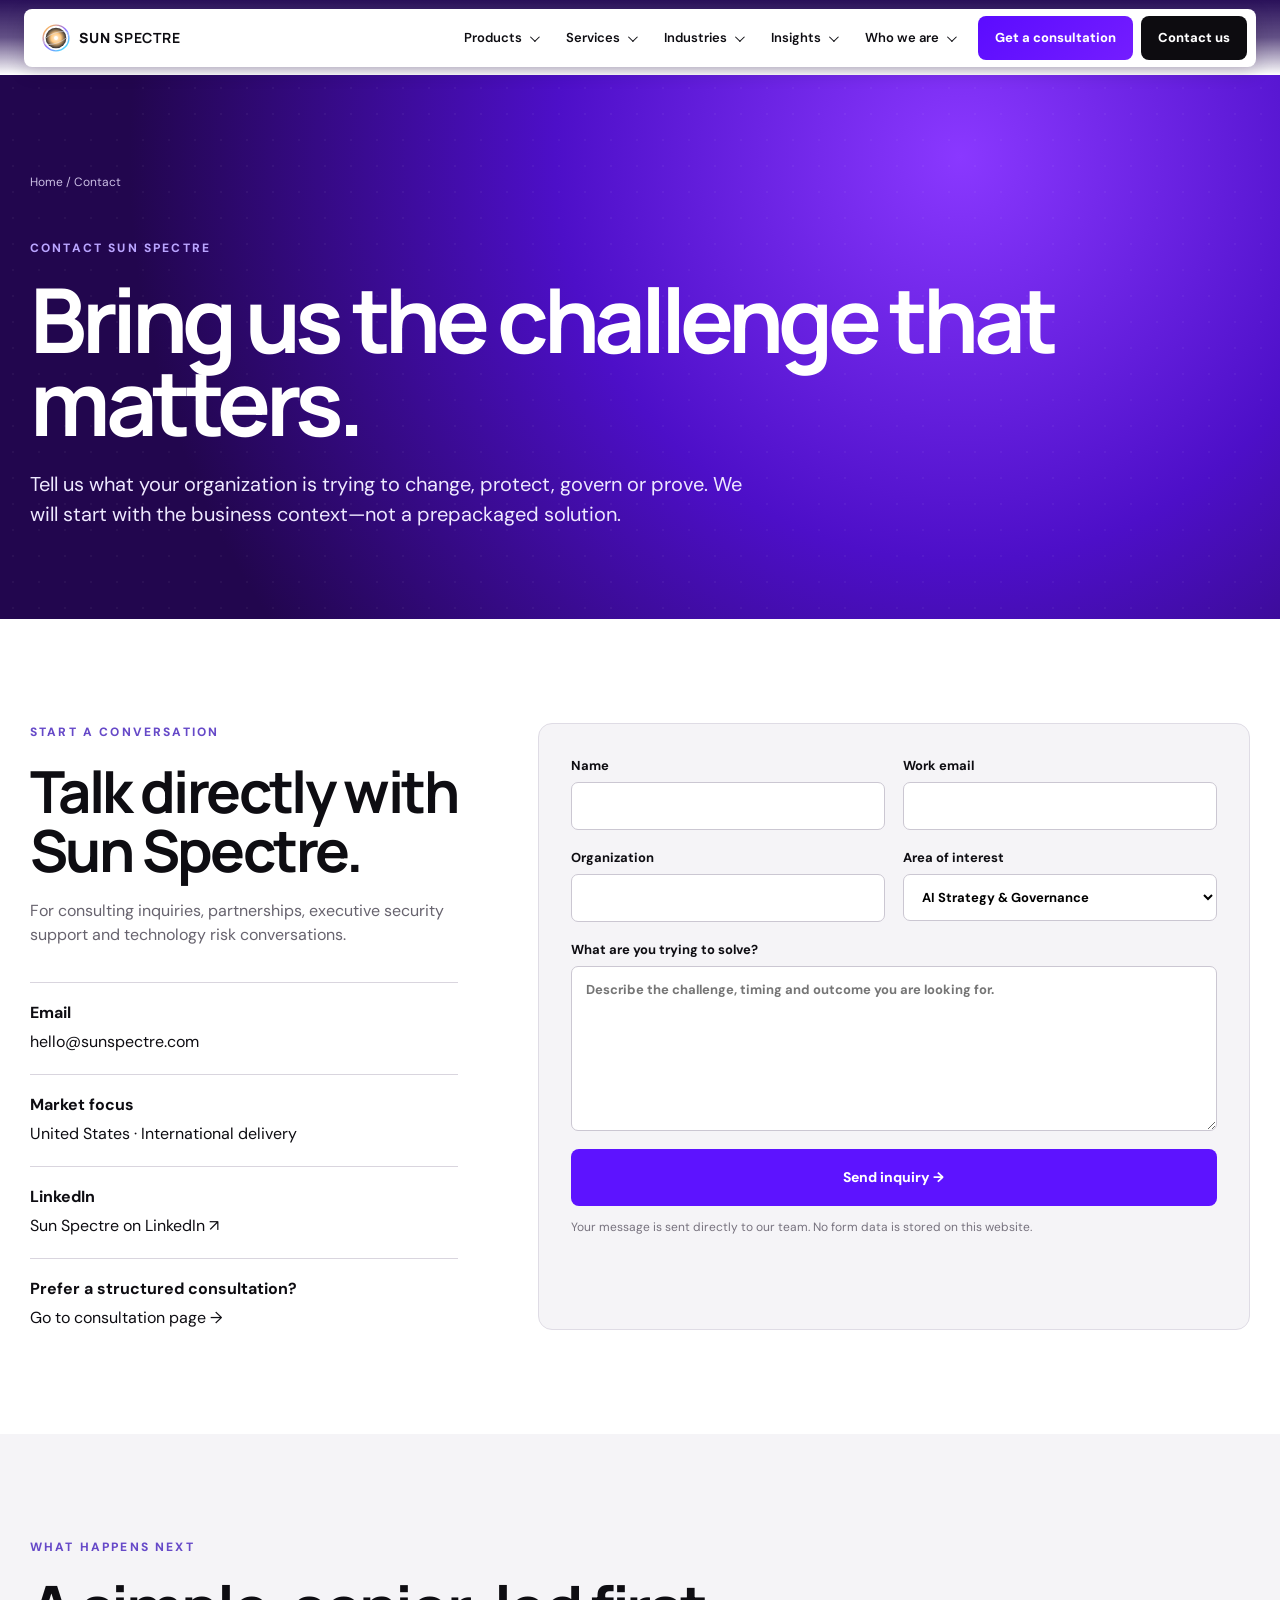
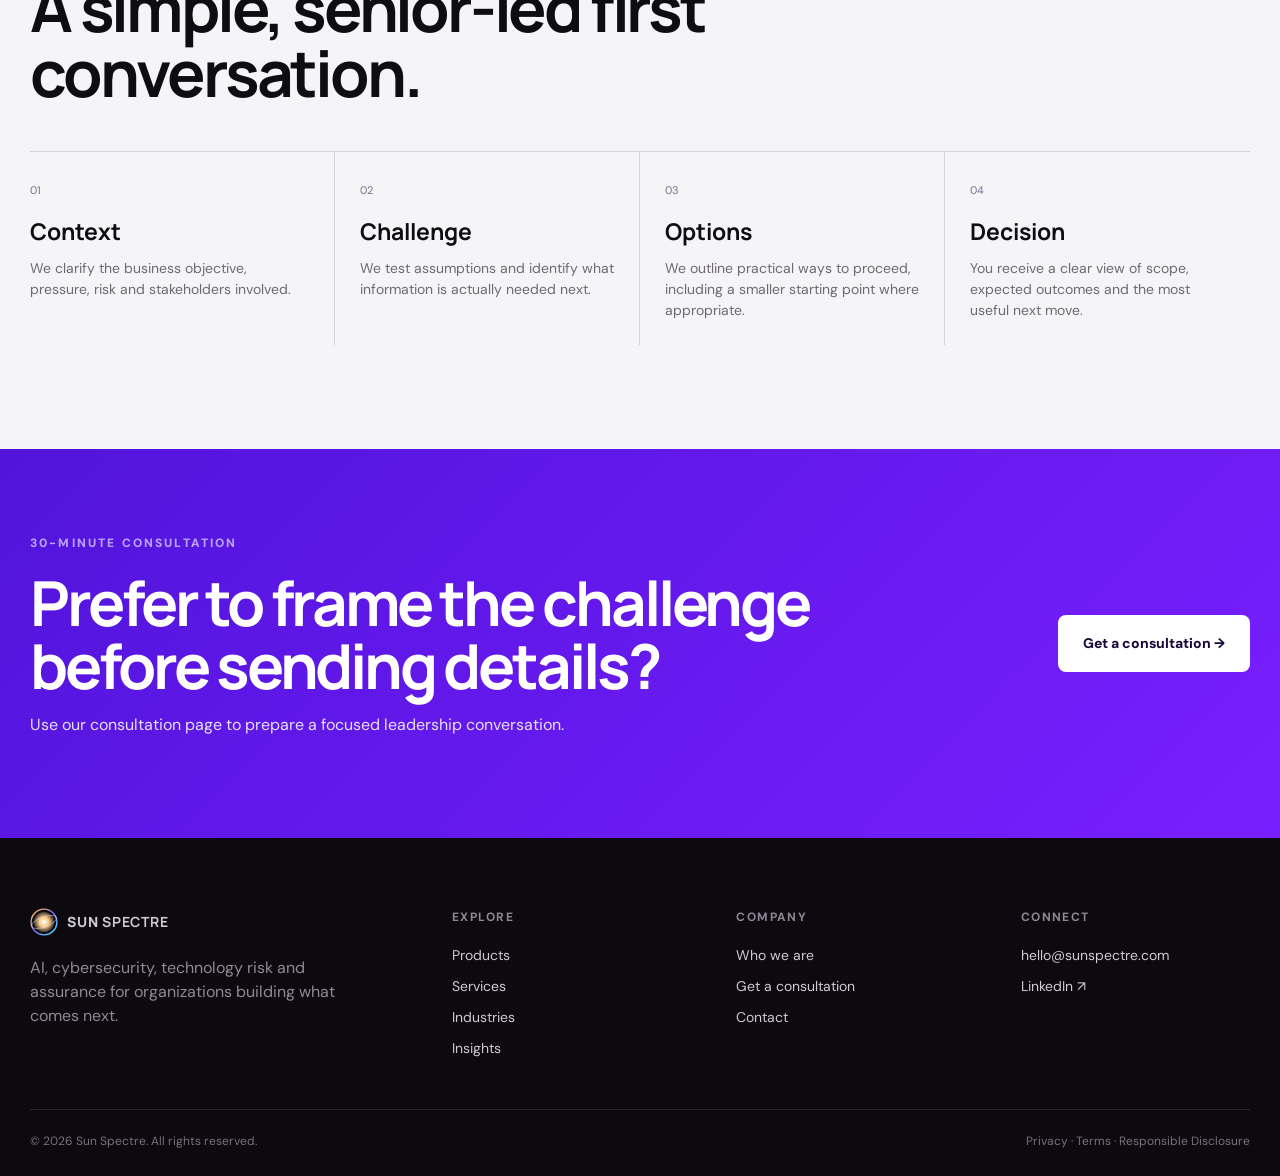
<file: contact.html>
<!DOCTYPE html>
<html lang="en"><head><meta charset="UTF-8"><meta name="viewport" content="width=device-width, initial-scale=1.0"><meta name="theme-color" content="#5d13ff"><meta name="description" content="Contact Sun Spectre about AI governance, cybersecurity, vCISO, IT audit and technology risk consulting."><title>Contact | Sun Spectre</title><link rel="preconnect" href="https://fonts.googleapis.com"><link rel="preconnect" href="https://fonts.gstatic.com" crossorigin><link href="https://fonts.googleapis.com/css2?family=DM+Sans:wght@400;500;600;700&family=Manrope:wght@500;600;700;800&display=swap" rel="stylesheet"><link rel="stylesheet" href="styles.css"></head>
<body><div data-site-header></div><main>
<section class="page-hero"><div class="page-shell"><div class="crumb">Home / Contact</div><div class="section-kicker light">CONTACT SUN SPECTRE</div><h1>Bring us the challenge that matters.</h1><p>Tell us what your organization is trying to change, protect, govern or prove. We will start with the business context—not a prepackaged solution.</p></div></section>

<section class="section"><div class="page-shell contact-grid"><aside class="contact-aside reveal"><div class="section-kicker">START A CONVERSATION</div><h2>Talk directly with Sun Spectre.</h2><p>For consulting inquiries, partnerships, executive security support and technology risk conversations.</p><div class="contact-points"><div class="contact-point"><strong>Email</strong><a href="mailto:hello@sunspectre.com">hello@sunspectre.com</a></div><div class="contact-point"><strong>Market focus</strong><span>United States · International delivery</span></div><div class="contact-point"><strong>LinkedIn</strong><a href="https://www.linkedin.com/company/sun-spectre/?viewAsMember=true" target="_blank" rel="noopener noreferrer">Sun Spectre on LinkedIn ↗</a></div><div class="contact-point"><strong>Prefer a structured consultation?</strong><a href="talk-to-us.html">Go to consultation page →</a></div></div></aside>
<form class="form-card reveal" data-mail-form data-form="contact"><div class="form-grid"><label>Name<input name="name" autocomplete="name" required></label><label>Work email<input type="email" name="email" autocomplete="email" required></label><label>Organization<input name="organization" autocomplete="organization"></label><label>Area of interest<select name="interest"><option>AI Strategy & Governance</option><option>Cybersecurity & Resilience</option><option>vCISO & Security Strategy</option><option>IT Audit & Assurance</option><option>GRC & Compliance</option><option>Cloud & Digital Risk</option><option>Partnership / Other</option></select></label><label class="full">What are you trying to solve?<textarea name="message" rows="7" required placeholder="Describe the challenge, timing and outcome you are looking for."></textarea></label><label class="hp" aria-hidden="true">Leave this field empty<input type="text" name="website" tabindex="-1" autocomplete="off"></label><label class="full"><button class="button primary large" type="submit">Send inquiry →</button></label></div><p class="form-note">Your message is sent directly to our team. No form data is stored on this website.</p></form></div></section>

<section class="section soft"><div class="page-shell section-head reveal"><div><div class="section-kicker">WHAT HAPPENS NEXT</div><h2>A simple, senior-led first conversation.</h2></div></div><div class="page-shell process-grid reveal"><article class="process-step"><span>01</span><h3>Context</h3><p>We clarify the business objective, pressure, risk and stakeholders involved.</p></article><article class="process-step"><span>02</span><h3>Challenge</h3><p>We test assumptions and identify what information is actually needed next.</p></article><article class="process-step"><span>03</span><h3>Options</h3><p>We outline practical ways to proceed, including a smaller starting point where appropriate.</p></article><article class="process-step"><span>04</span><h3>Decision</h3><p>You receive a clear view of scope, expected outcomes and the most useful next move.</p></article></div></section>

<section class="cta-band"><div class="page-shell"><div><div class="section-kicker light">30-MINUTE CONSULTATION</div><h2>Prefer to frame the challenge before sending details?</h2><p>Use our consultation page to prepare a focused leadership conversation.</p></div><a class="button white large" href="talk-to-us.html">Get a consultation →</a></div></section>
</main><div data-site-footer></div><script src="script.js"></script></body></html>
</file>
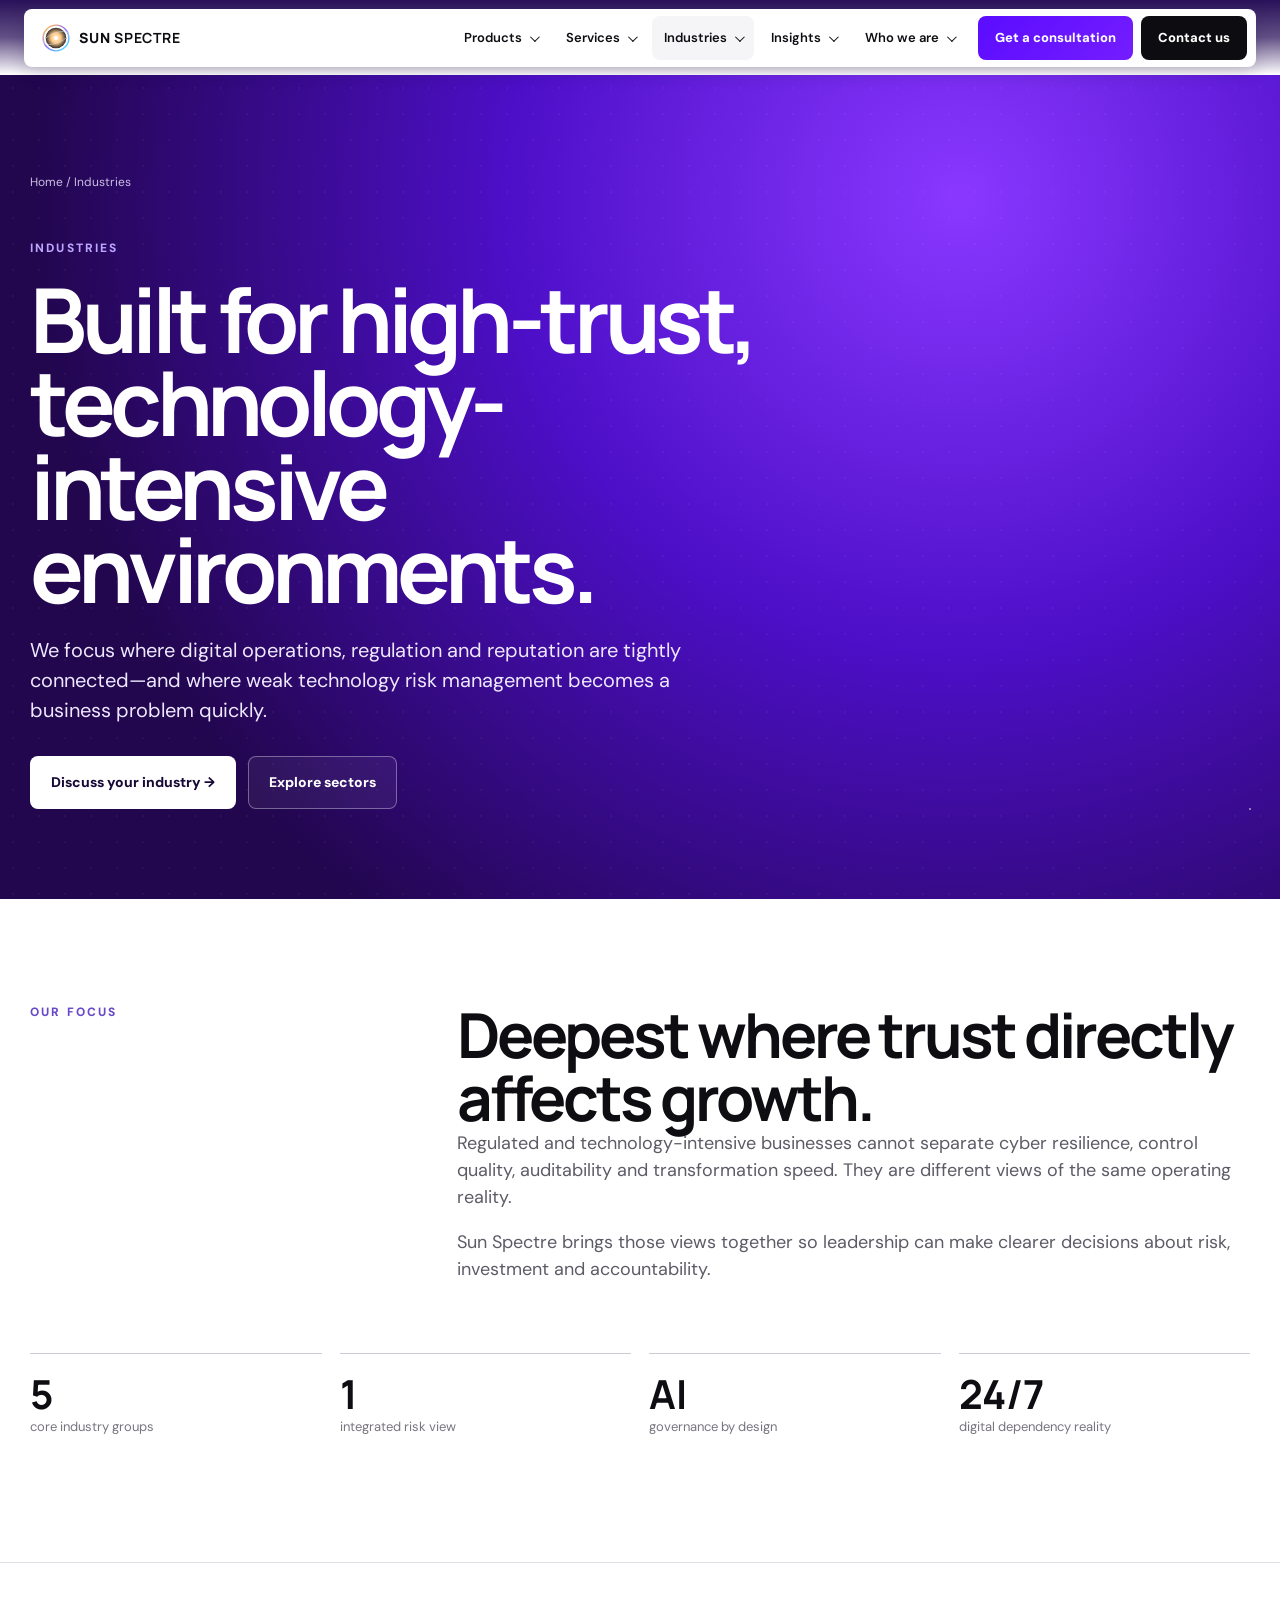
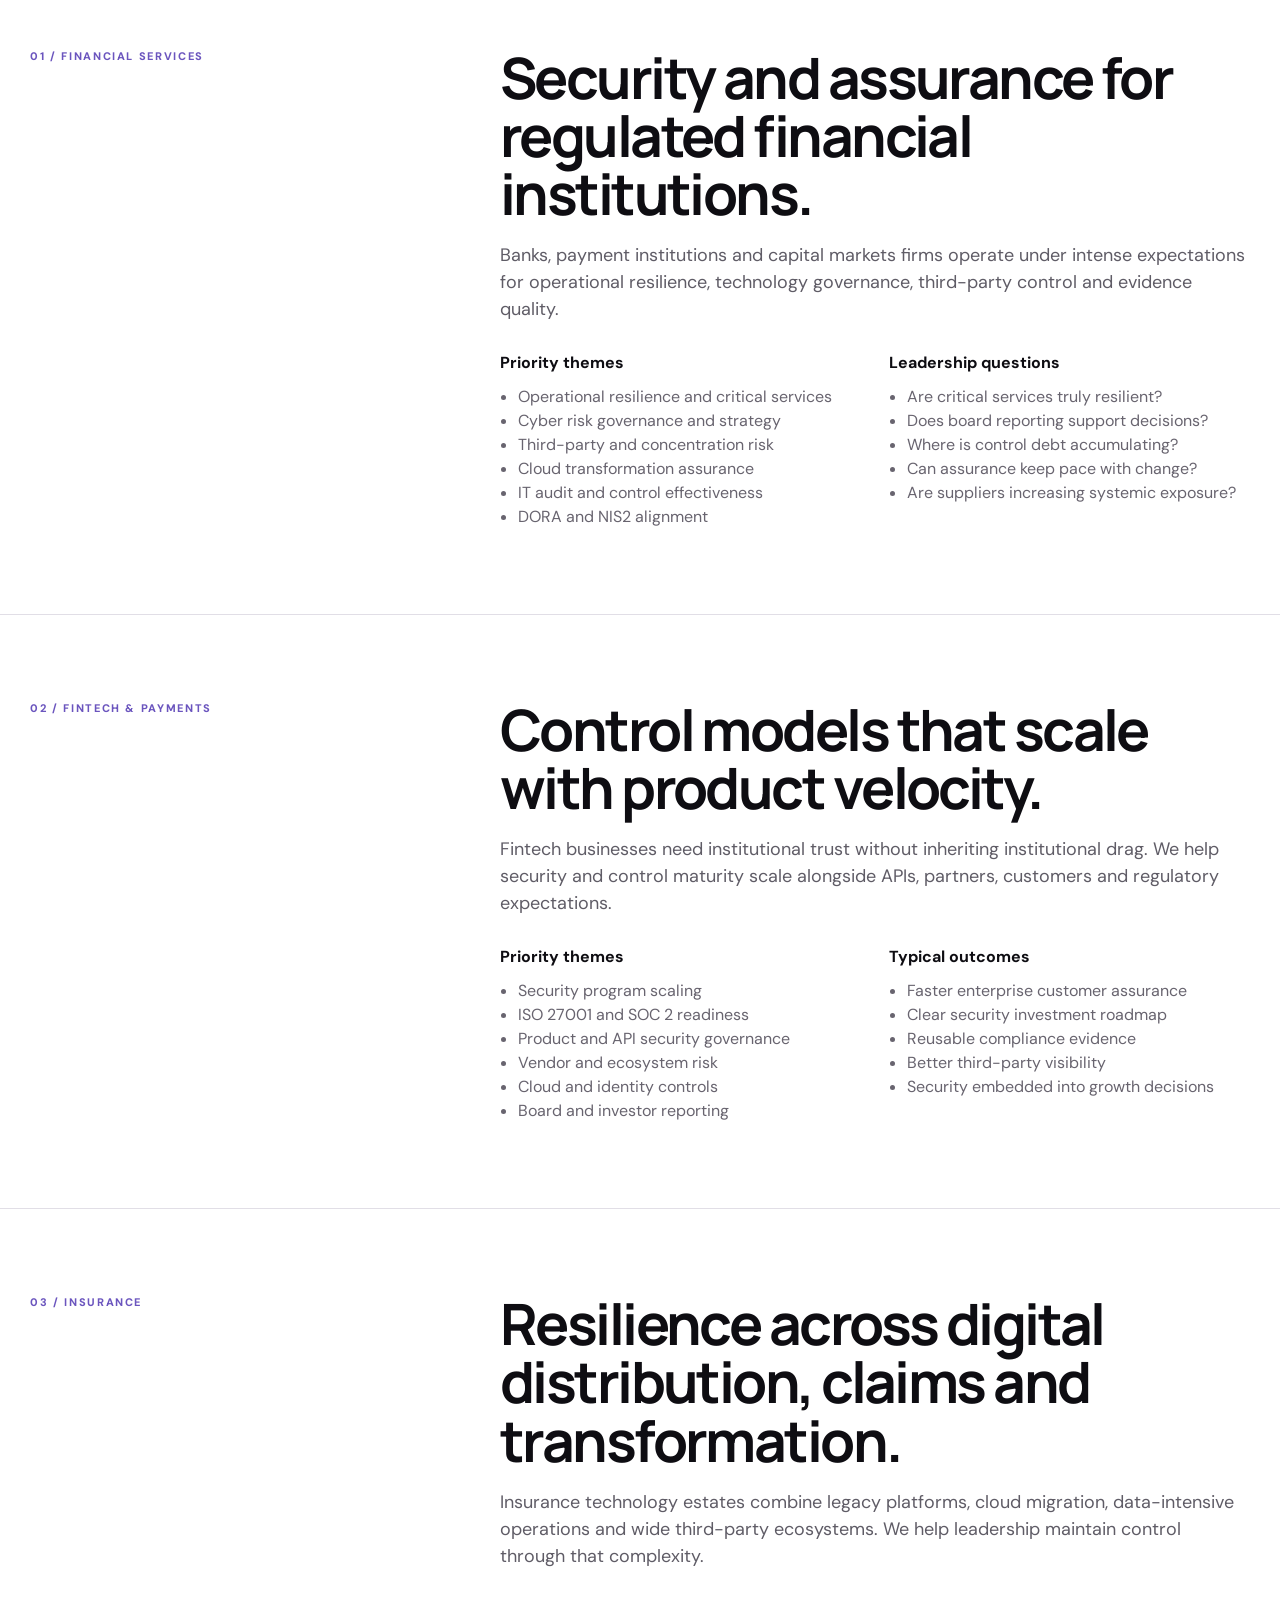
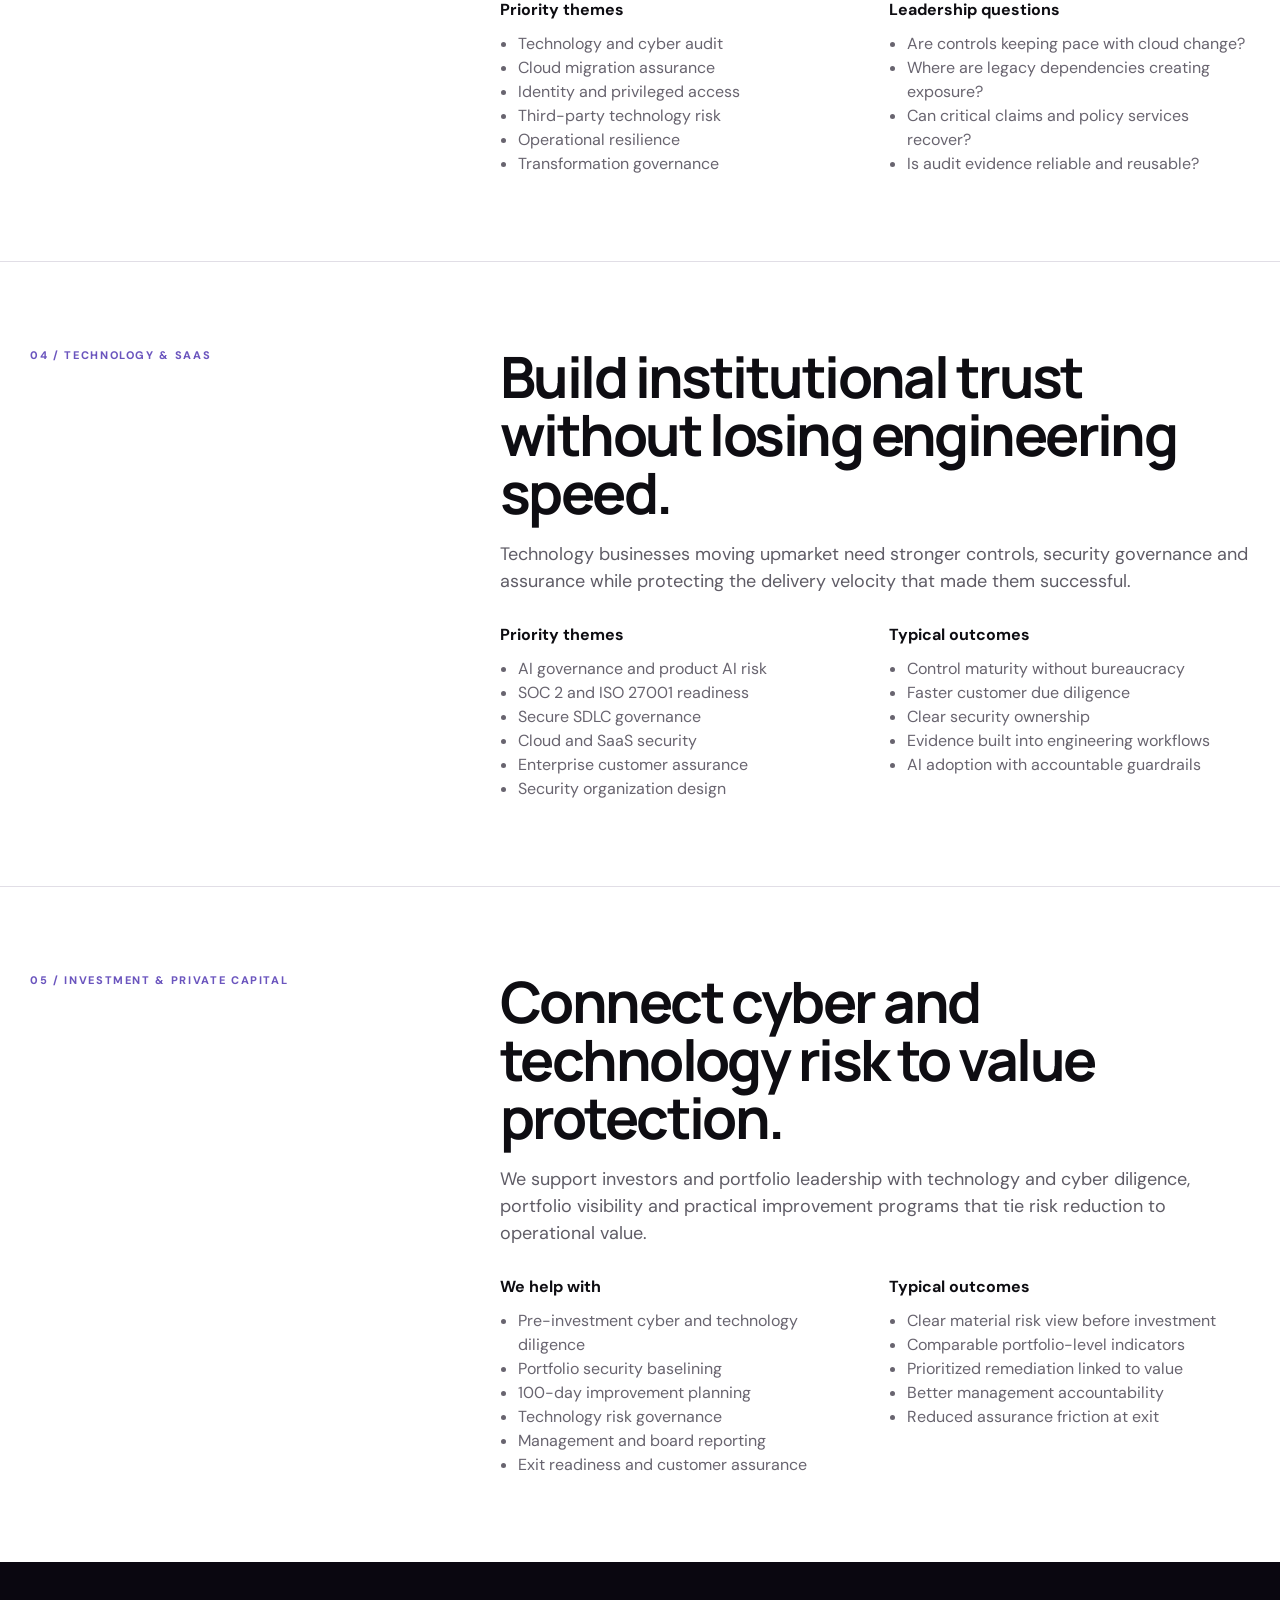
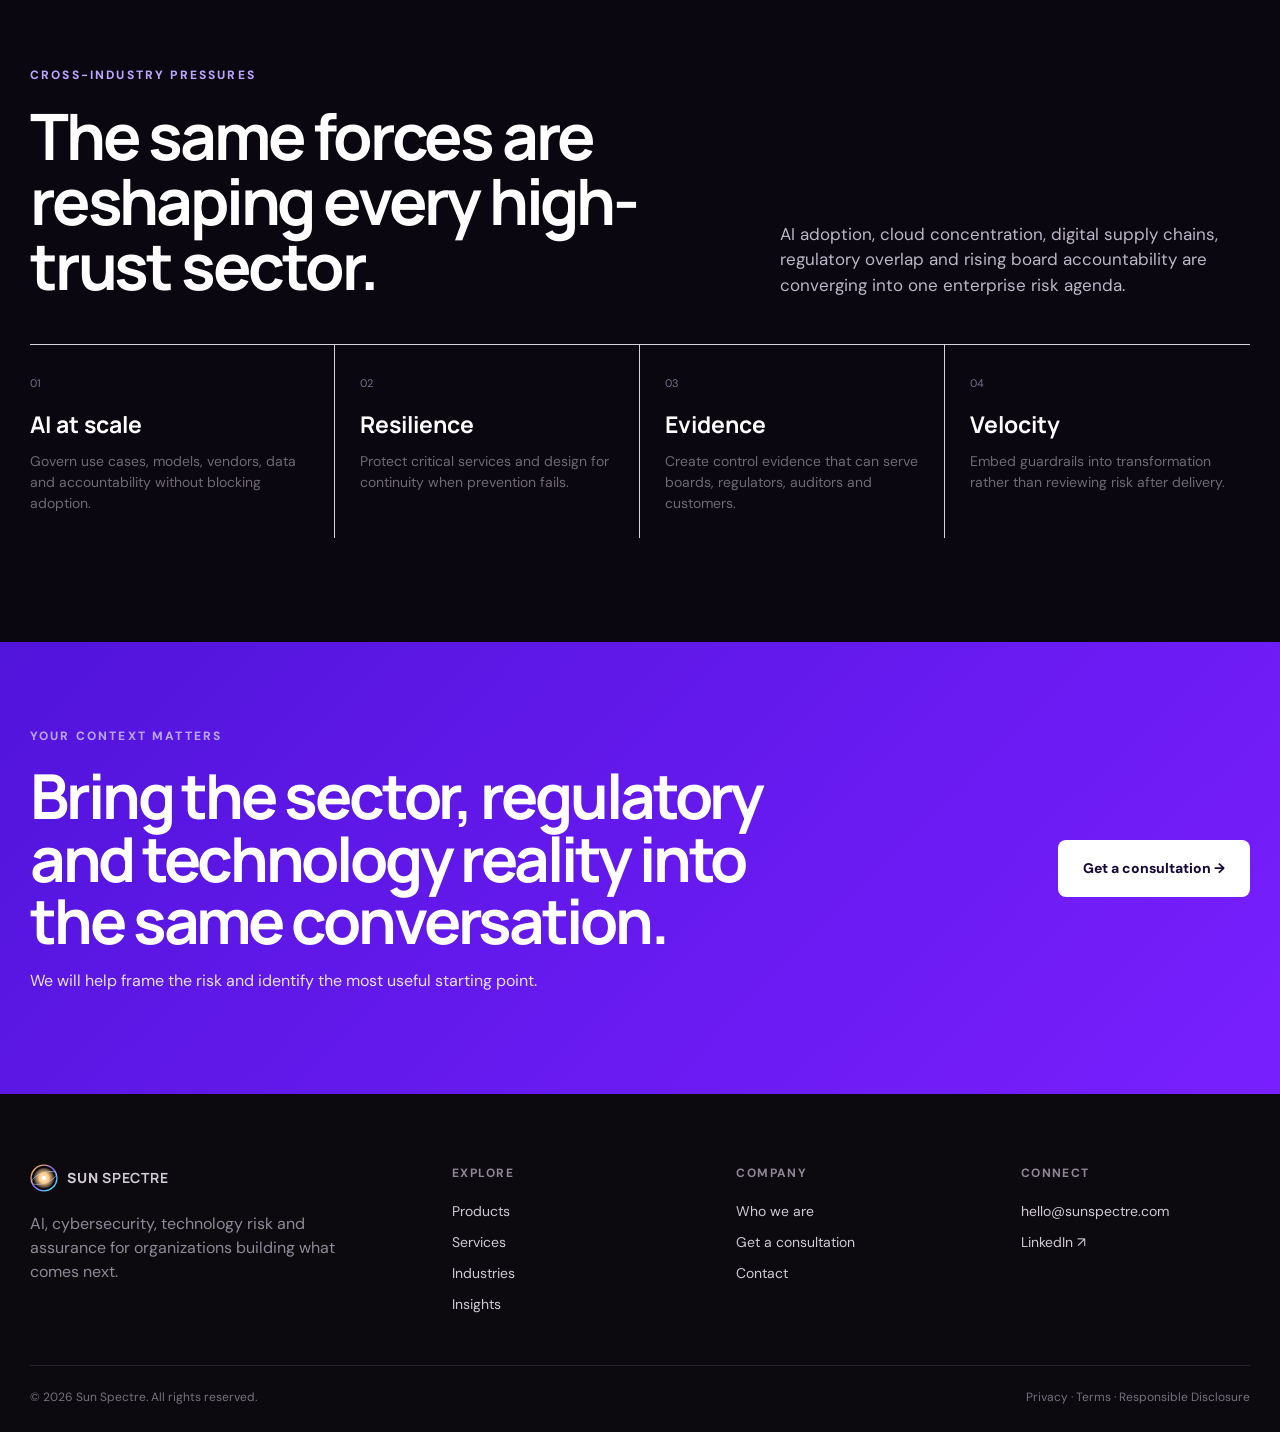
<file: industries.html>
<!DOCTYPE html>
<html lang="en"><head><meta charset="UTF-8"><meta name="viewport" content="width=device-width, initial-scale=1.0"><meta name="theme-color" content="#5d13ff"><meta name="description" content="Sun Spectre cybersecurity, AI governance and technology risk expertise across financial services, fintech, insurance, technology and investment organizations."><title>Industries | Sun Spectre</title><link rel="preconnect" href="https://fonts.googleapis.com"><link rel="preconnect" href="https://fonts.gstatic.com" crossorigin><link href="https://fonts.googleapis.com/css2?family=DM+Sans:wght@400;500;600;700&family=Manrope:wght@500;600;700;800&display=swap" rel="stylesheet"><link rel="stylesheet" href="styles.css"></head>
<body><div data-site-header></div><main>
<section class="page-hero split"><div class="page-shell"><div><div class="crumb">Home / Industries</div><div class="section-kicker light">INDUSTRIES</div><h1>Built for high-trust, technology-intensive environments.</h1><p>We focus where digital operations, regulation and reputation are tightly connected—and where weak technology risk management becomes a business problem quickly.</p><div class="hero-actions"><a class="button white" href="talk-to-us.html">Discuss your industry →</a><a class="button ghost" href="#financial-services">Explore sectors</a></div></div><div class="hero-orb-small"></div></div></section>

<section class="section"><div class="page-shell intro-grid reveal"><div class="section-kicker">OUR FOCUS</div><div><h2>Deepest where trust directly affects growth.</h2><div class="copy"><p>Regulated and technology-intensive businesses cannot separate cyber resilience, control quality, auditability and transformation speed. They are different views of the same operating reality.</p><p>Sun Spectre brings those views together so leadership can make clearer decisions about risk, investment and accountability.</p></div></div></div><div class="page-shell stats-grid reveal"><div class="stat-card"><strong>5</strong><span>core industry groups</span></div><div class="stat-card"><strong>1</strong><span>integrated risk view</span></div><div class="stat-card"><strong>AI</strong><span>governance by design</span></div><div class="stat-card"><strong>24/7</strong><span>digital dependency reality</span></div></div></section>

<section class="detail-section" id="financial-services"><div class="page-shell detail-grid"><div class="detail-label">01 / FINANCIAL SERVICES</div><div class="detail-content"><h2>Security and assurance for regulated financial institutions.</h2><p>Banks, payment institutions and capital markets firms operate under intense expectations for operational resilience, technology governance, third-party control and evidence quality.</p><div class="bullet-columns"><div><h4>Priority themes</h4><ul><li>Operational resilience and critical services</li><li>Cyber risk governance and strategy</li><li>Third-party and concentration risk</li><li>Cloud transformation assurance</li><li>IT audit and control effectiveness</li><li>DORA and NIS2 alignment</li></ul></div><div><h4>Leadership questions</h4><ul><li>Are critical services truly resilient?</li><li>Does board reporting support decisions?</li><li>Where is control debt accumulating?</li><li>Can assurance keep pace with change?</li><li>Are suppliers increasing systemic exposure?</li></ul></div></div></div></div></section>
<section class="detail-section" id="fintech"><div class="page-shell detail-grid"><div class="detail-label">02 / FINTECH & PAYMENTS</div><div class="detail-content"><h2>Control models that scale with product velocity.</h2><p>Fintech businesses need institutional trust without inheriting institutional drag. We help security and control maturity scale alongside APIs, partners, customers and regulatory expectations.</p><div class="bullet-columns"><div><h4>Priority themes</h4><ul><li>Security program scaling</li><li>ISO 27001 and SOC 2 readiness</li><li>Product and API security governance</li><li>Vendor and ecosystem risk</li><li>Cloud and identity controls</li><li>Board and investor reporting</li></ul></div><div><h4>Typical outcomes</h4><ul><li>Faster enterprise customer assurance</li><li>Clear security investment roadmap</li><li>Reusable compliance evidence</li><li>Better third-party visibility</li><li>Security embedded into growth decisions</li></ul></div></div></div></div></section>
<section class="detail-section" id="insurance"><div class="page-shell detail-grid"><div class="detail-label">03 / INSURANCE</div><div class="detail-content"><h2>Resilience across digital distribution, claims and transformation.</h2><p>Insurance technology estates combine legacy platforms, cloud migration, data-intensive operations and wide third-party ecosystems. We help leadership maintain control through that complexity.</p><div class="bullet-columns"><div><h4>Priority themes</h4><ul><li>Technology and cyber audit</li><li>Cloud migration assurance</li><li>Identity and privileged access</li><li>Third-party technology risk</li><li>Operational resilience</li><li>Transformation governance</li></ul></div><div><h4>Leadership questions</h4><ul><li>Are controls keeping pace with cloud change?</li><li>Where are legacy dependencies creating exposure?</li><li>Can critical claims and policy services recover?</li><li>Is audit evidence reliable and reusable?</li></ul></div></div></div></div></section>
<section class="detail-section" id="technology"><div class="page-shell detail-grid"><div class="detail-label">04 / TECHNOLOGY & SAAS</div><div class="detail-content"><h2>Build institutional trust without losing engineering speed.</h2><p>Technology businesses moving upmarket need stronger controls, security governance and assurance while protecting the delivery velocity that made them successful.</p><div class="bullet-columns"><div><h4>Priority themes</h4><ul><li>AI governance and product AI risk</li><li>SOC 2 and ISO 27001 readiness</li><li>Secure SDLC governance</li><li>Cloud and SaaS security</li><li>Enterprise customer assurance</li><li>Security organization design</li></ul></div><div><h4>Typical outcomes</h4><ul><li>Control maturity without bureaucracy</li><li>Faster customer due diligence</li><li>Clear security ownership</li><li>Evidence built into engineering workflows</li><li>AI adoption with accountable guardrails</li></ul></div></div></div></div></section>
<section class="detail-section" id="investment"><div class="page-shell detail-grid"><div class="detail-label">05 / INVESTMENT & PRIVATE CAPITAL</div><div class="detail-content"><h2>Connect cyber and technology risk to value protection.</h2><p>We support investors and portfolio leadership with technology and cyber diligence, portfolio visibility and practical improvement programs that tie risk reduction to operational value.</p><div class="bullet-columns"><div><h4>We help with</h4><ul><li>Pre-investment cyber and technology diligence</li><li>Portfolio security baselining</li><li>100-day improvement planning</li><li>Technology risk governance</li><li>Management and board reporting</li><li>Exit readiness and customer assurance</li></ul></div><div><h4>Typical outcomes</h4><ul><li>Clear material risk view before investment</li><li>Comparable portfolio-level indicators</li><li>Prioritized remediation linked to value</li><li>Better management accountability</li><li>Reduced assurance friction at exit</li></ul></div></div></div></div></section>

<section class="section dark"><div class="page-shell section-head reveal"><div><div class="section-kicker light">CROSS-INDUSTRY PRESSURES</div><h2>The same forces are reshaping every high-trust sector.</h2></div><p>AI adoption, cloud concentration, digital supply chains, regulatory overlap and rising board accountability are converging into one enterprise risk agenda.</p></div><div class="page-shell process-grid reveal"><article class="process-step"><span>01</span><h3>AI at scale</h3><p>Govern use cases, models, vendors, data and accountability without blocking adoption.</p></article><article class="process-step"><span>02</span><h3>Resilience</h3><p>Protect critical services and design for continuity when prevention fails.</p></article><article class="process-step"><span>03</span><h3>Evidence</h3><p>Create control evidence that can serve boards, regulators, auditors and customers.</p></article><article class="process-step"><span>04</span><h3>Velocity</h3><p>Embed guardrails into transformation rather than reviewing risk after delivery.</p></article></div></section>

<section class="cta-band"><div class="page-shell"><div><div class="section-kicker light">YOUR CONTEXT MATTERS</div><h2>Bring the sector, regulatory and technology reality into the same conversation.</h2><p>We will help frame the risk and identify the most useful starting point.</p></div><a class="button white large" href="talk-to-us.html">Get a consultation →</a></div></section>
</main><div data-site-footer></div><script src="script.js"></script></body></html>
</file>
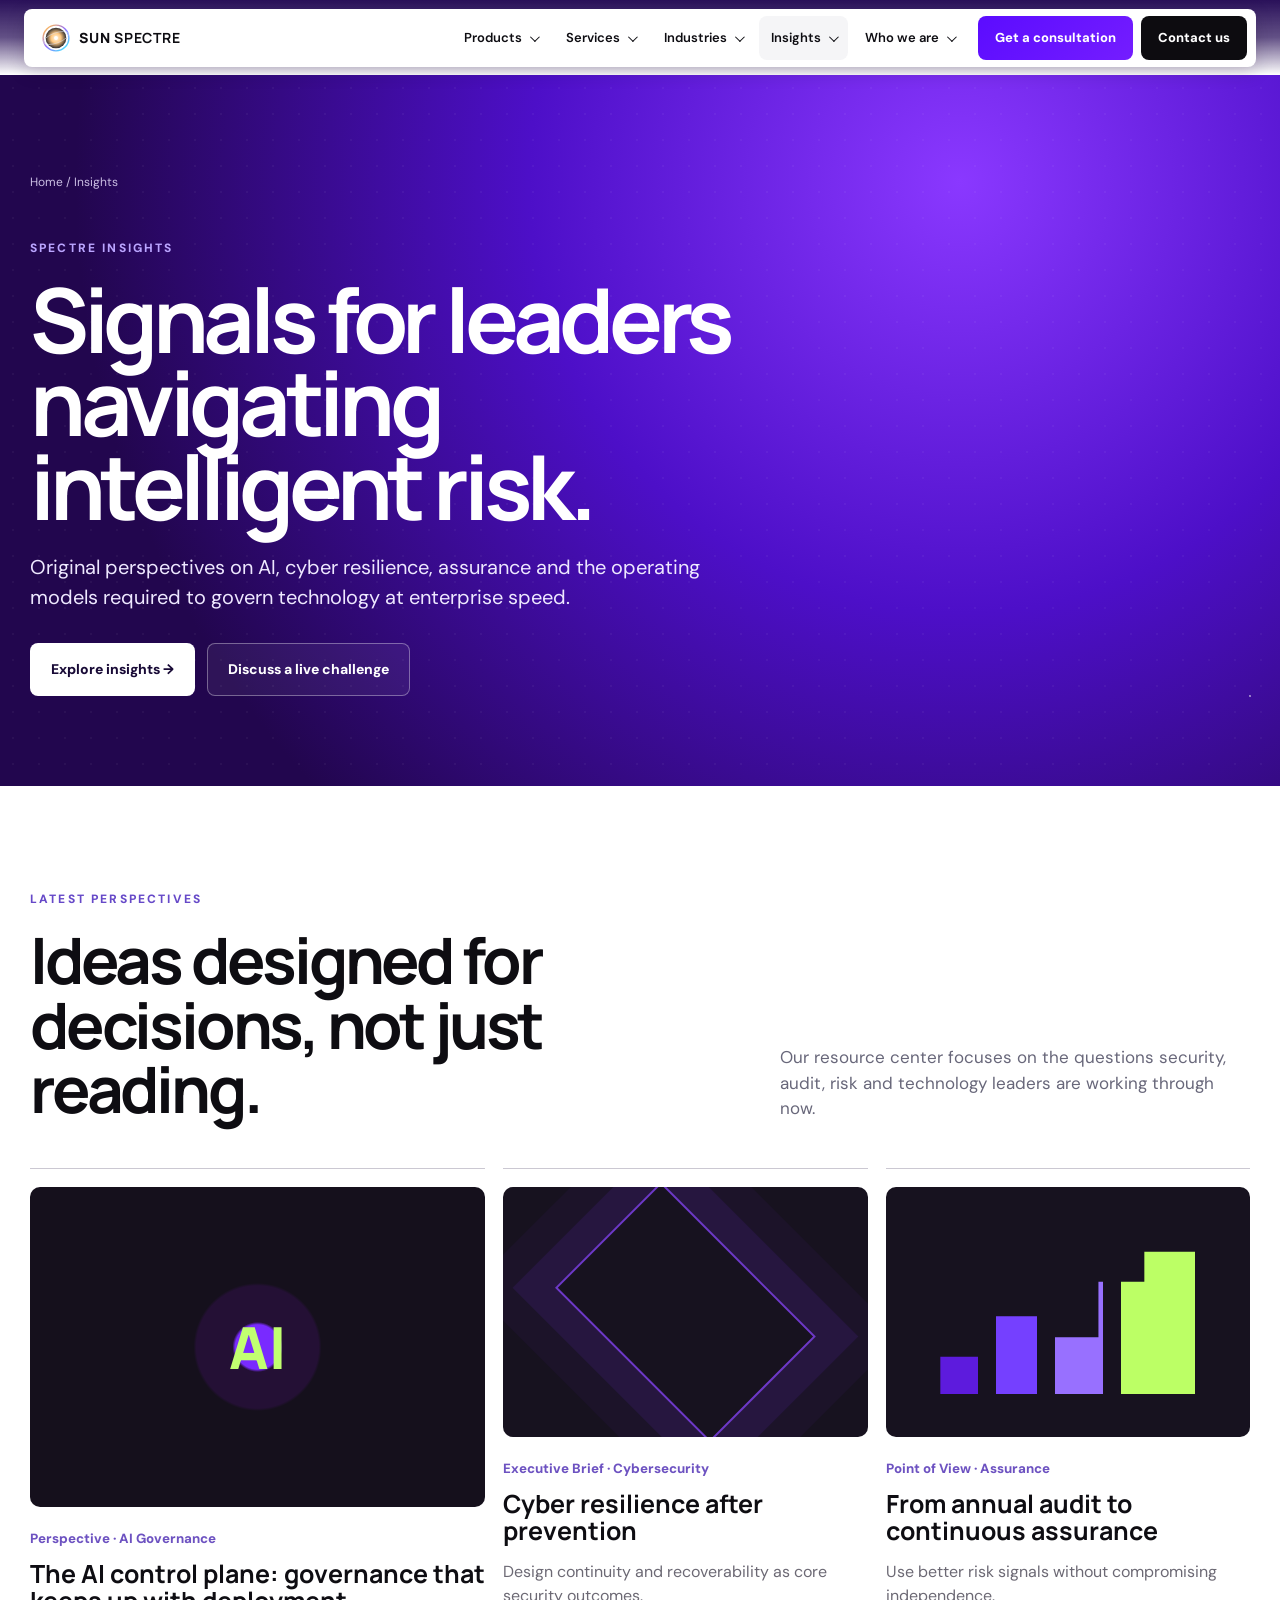
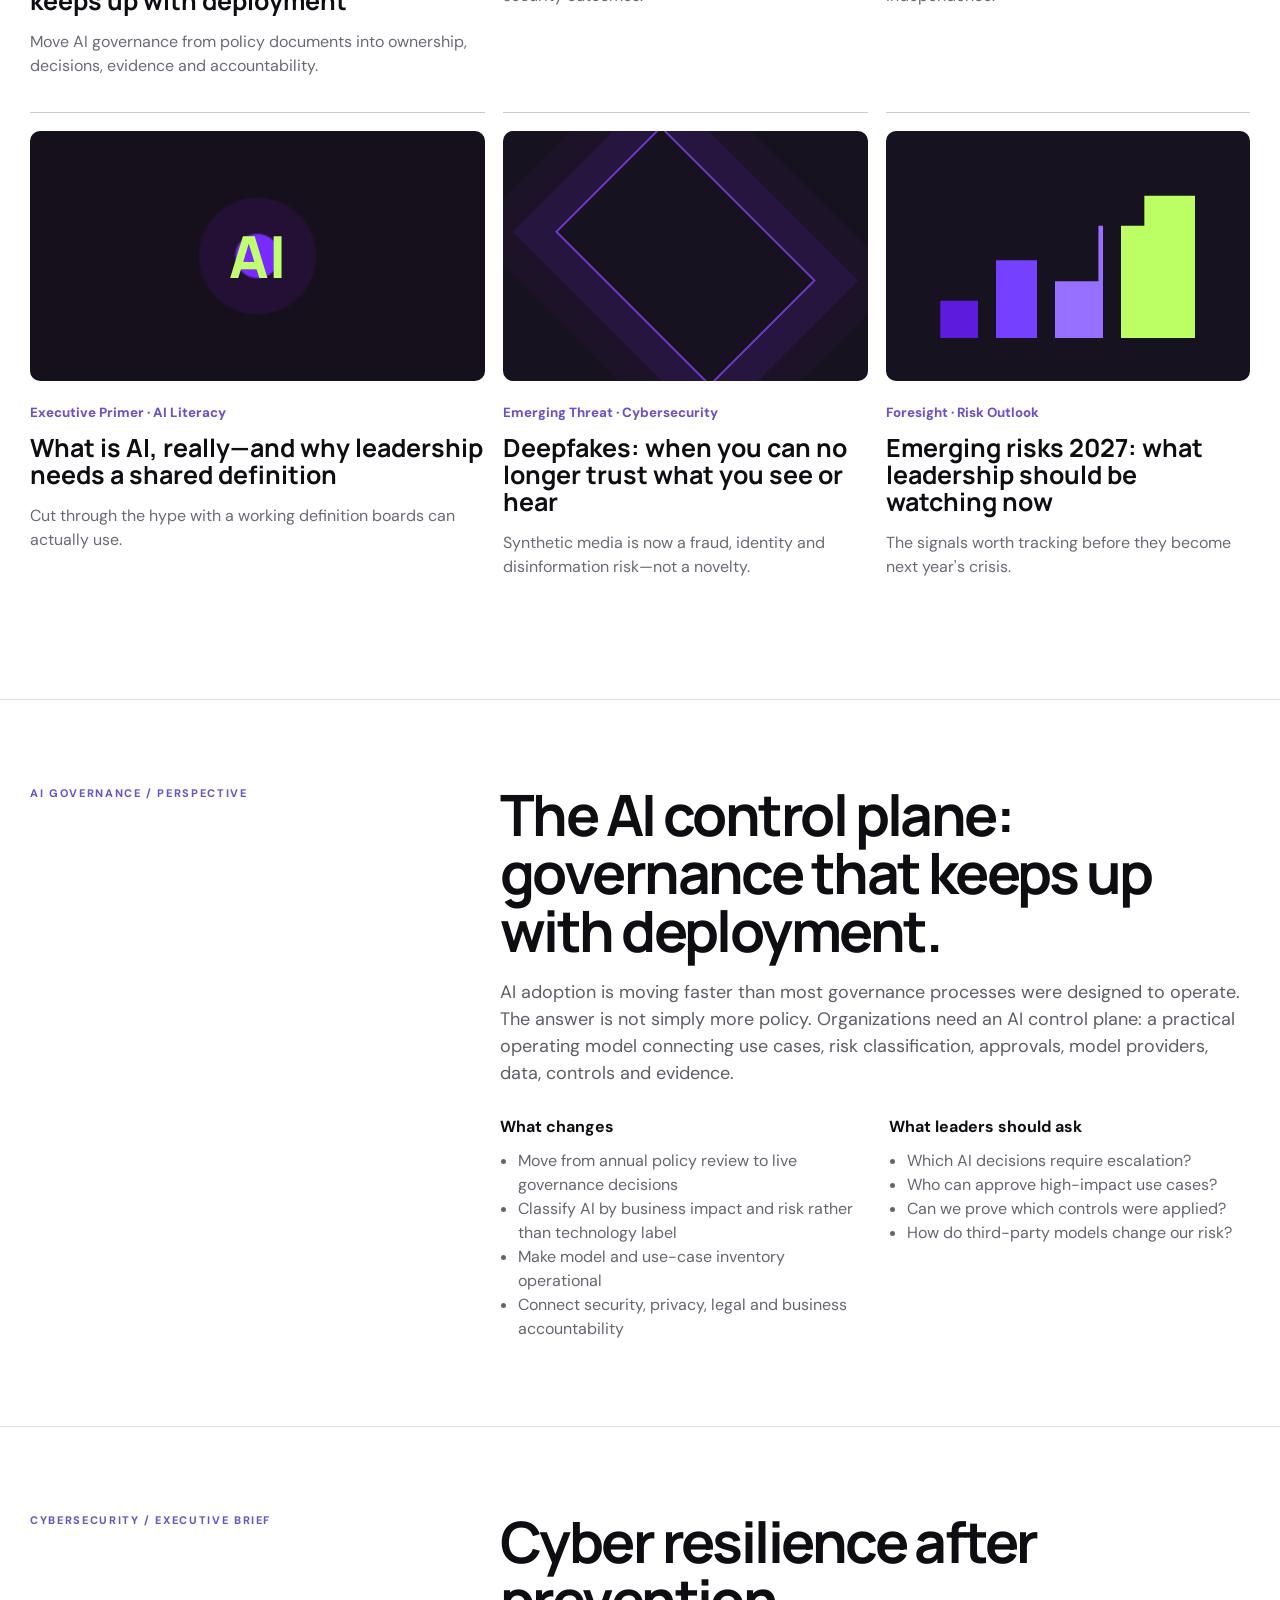
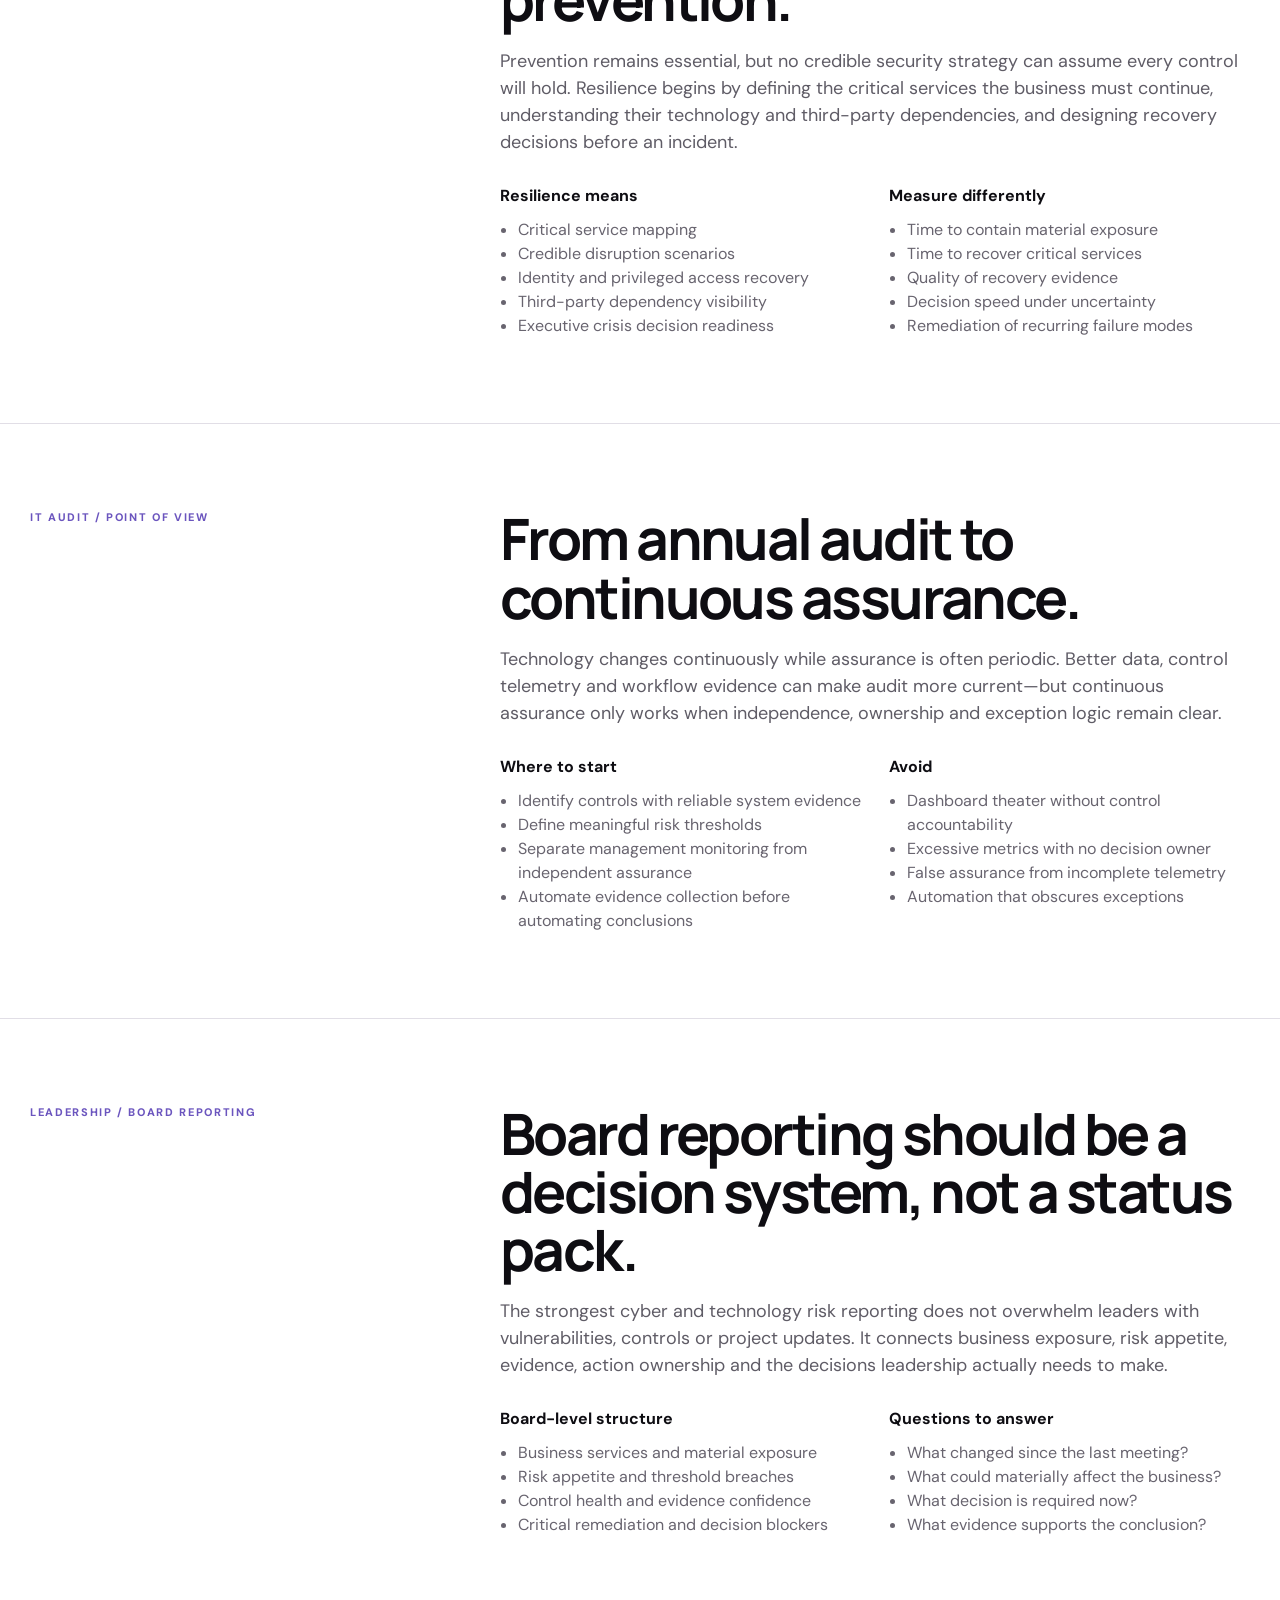
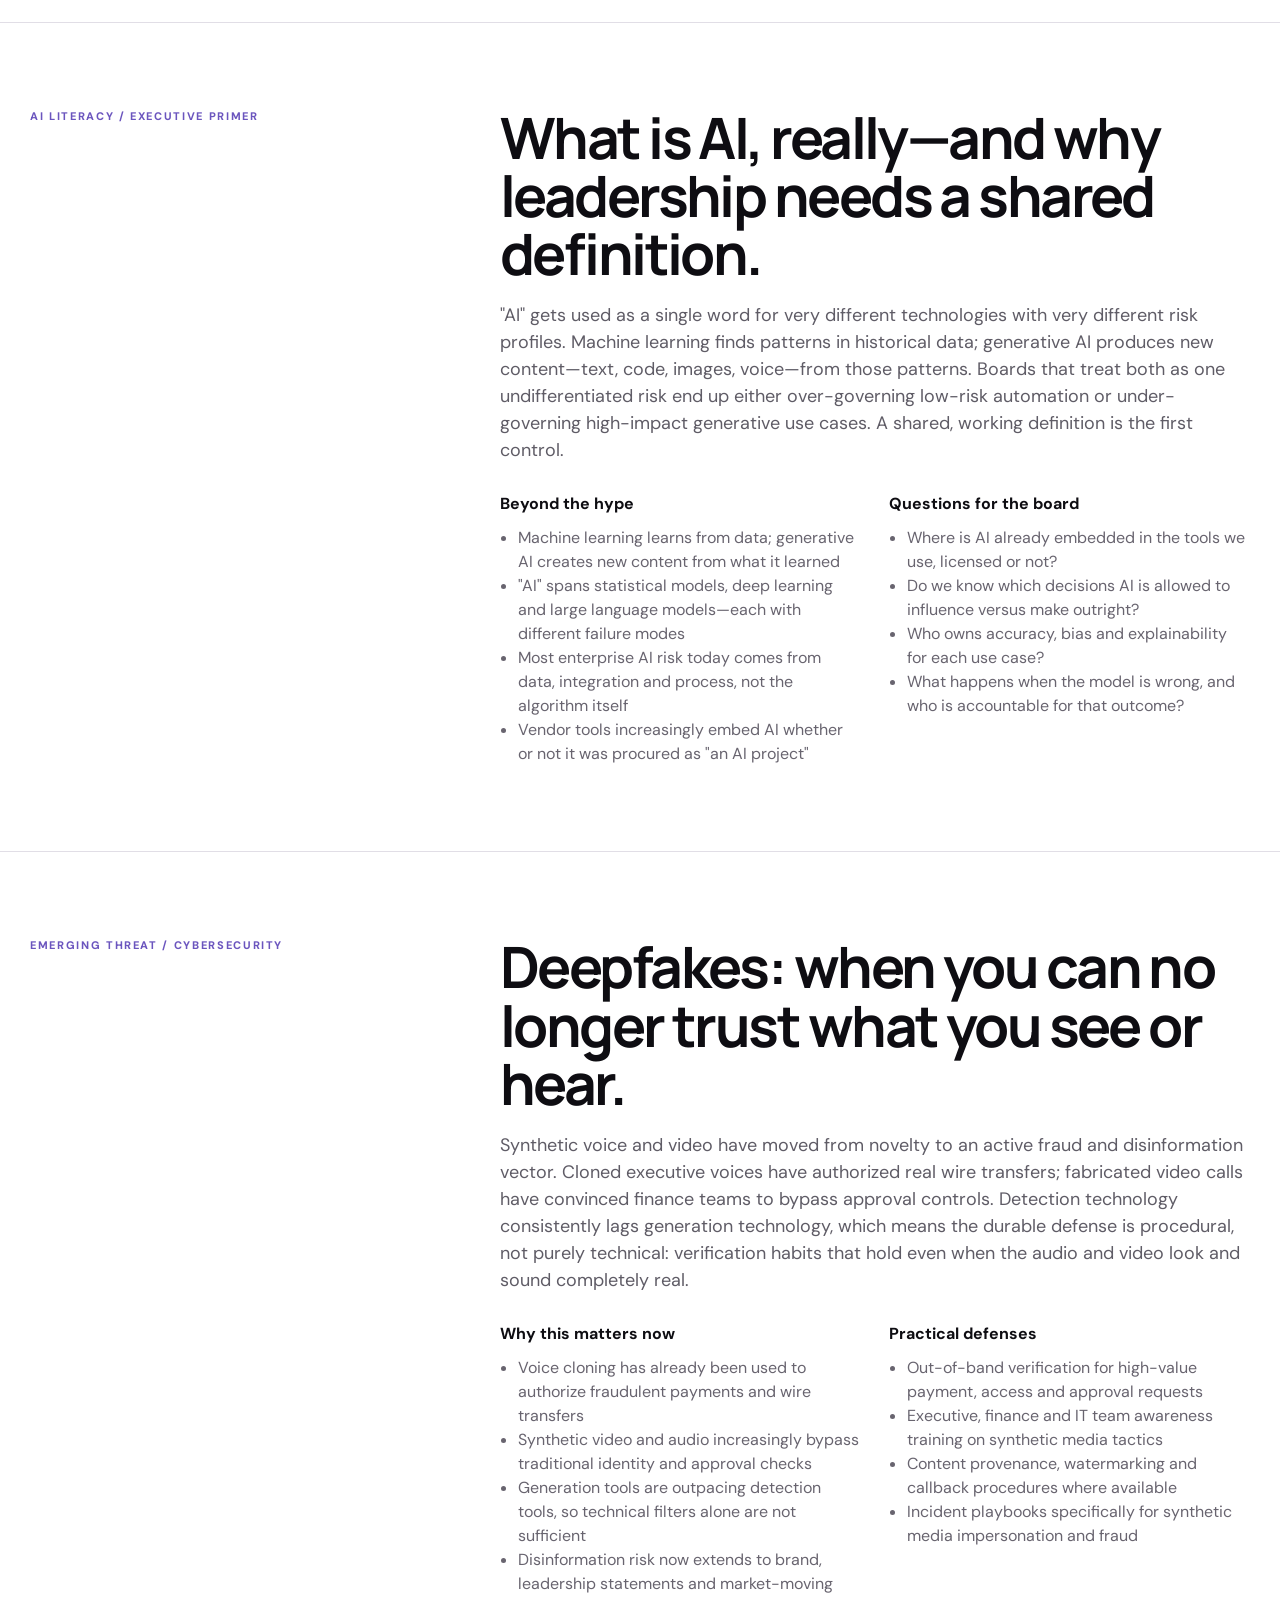
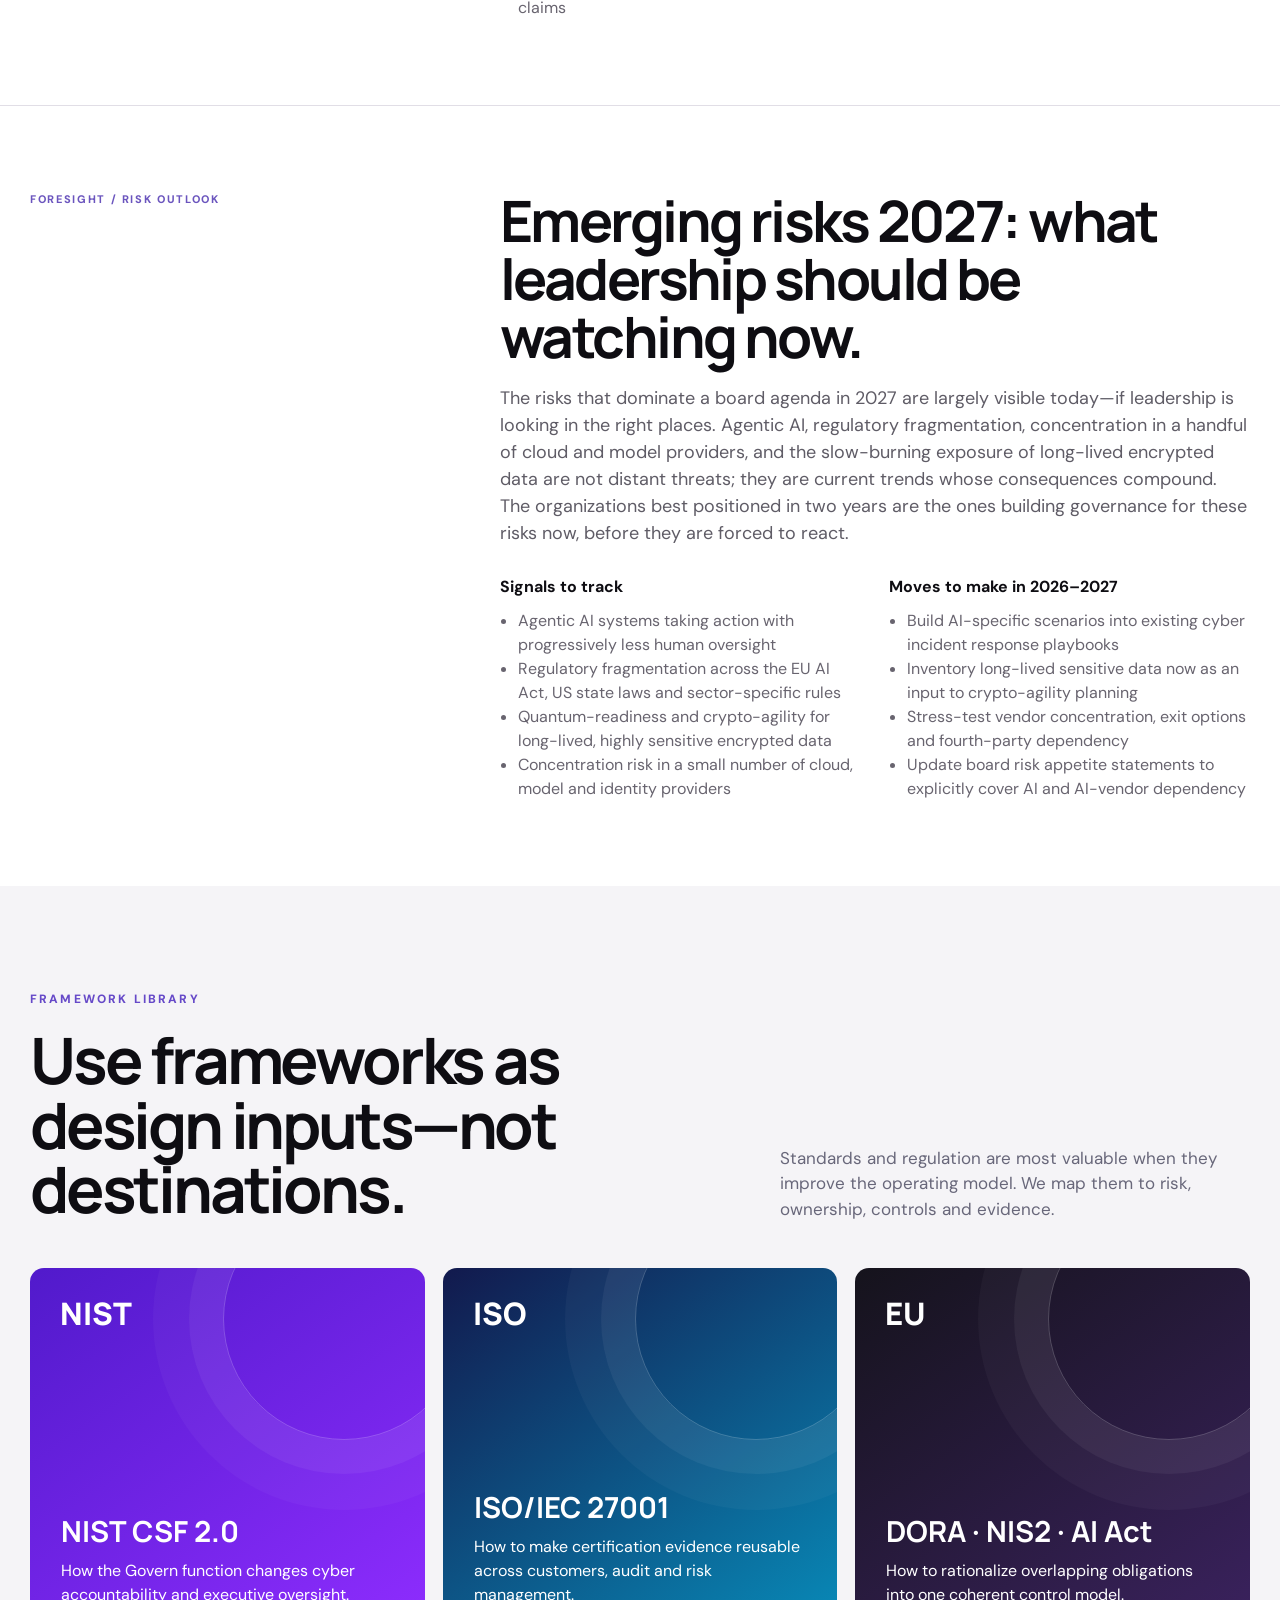
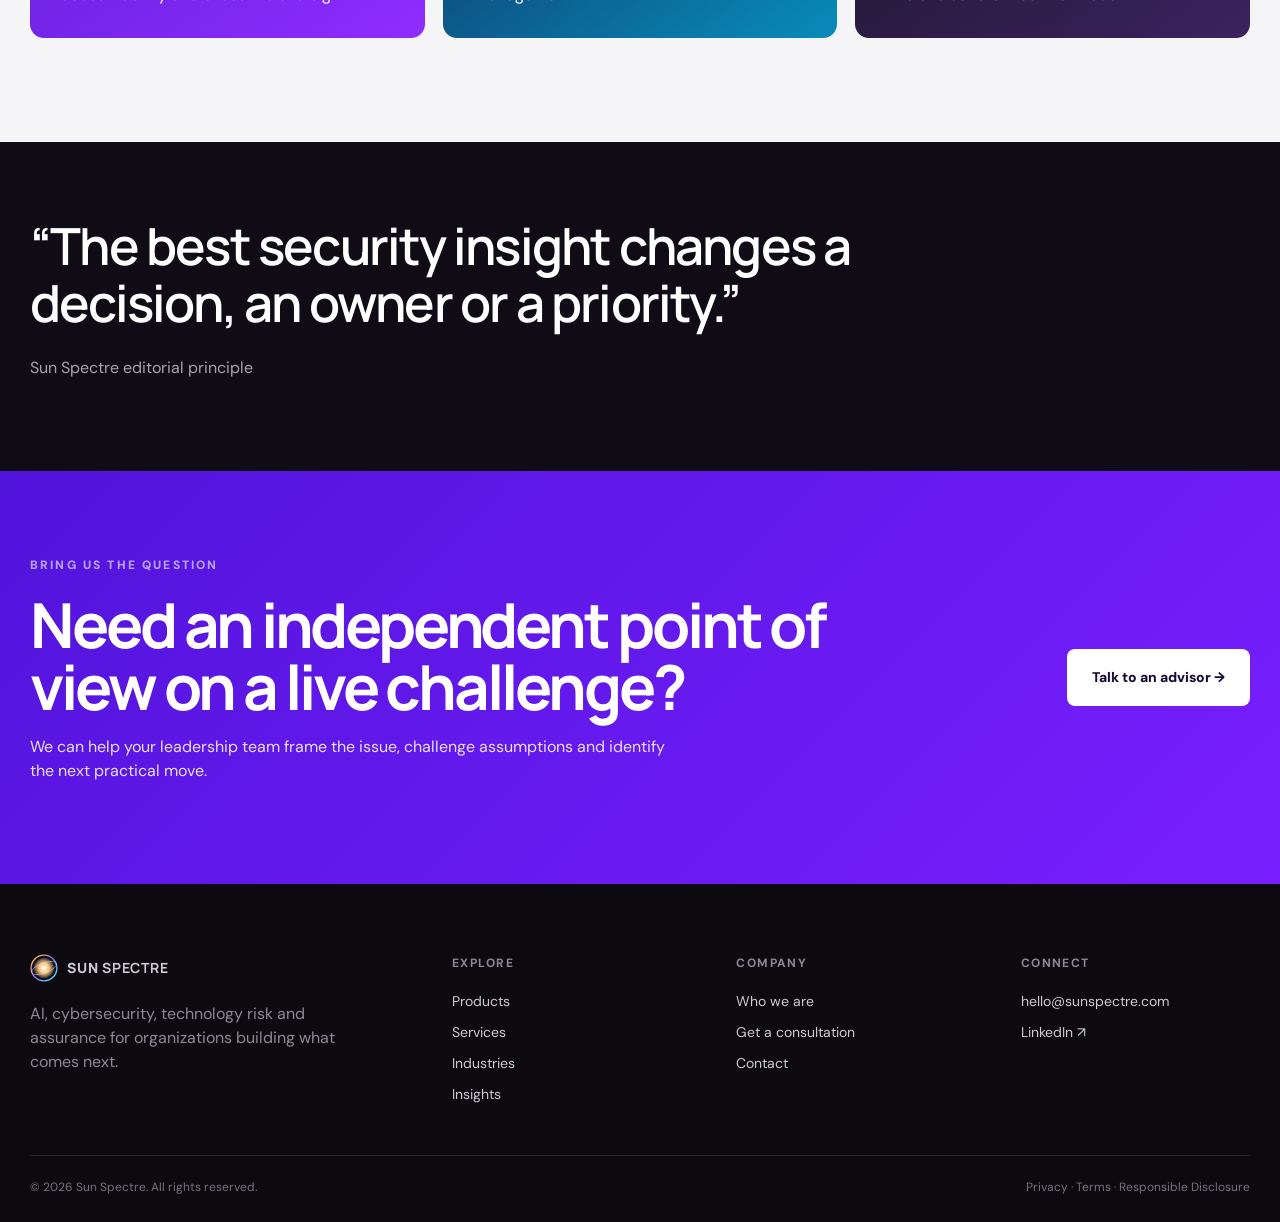
<file: insights.html>
<!DOCTYPE html>
<html lang="en"><head><meta charset="UTF-8"><meta name="viewport" content="width=device-width, initial-scale=1.0"><meta name="theme-color" content="#5d13ff"><meta name="description" content="Sun Spectre perspectives on AI governance, cybersecurity, IT audit, operational resilience and technology risk."><title>Insights | Sun Spectre</title><link rel="preconnect" href="https://fonts.googleapis.com"><link rel="preconnect" href="https://fonts.gstatic.com" crossorigin><link href="https://fonts.googleapis.com/css2?family=DM+Sans:wght@400;500;600;700&family=Manrope:wght@500;600;700;800&display=swap" rel="stylesheet"><link rel="stylesheet" href="styles.css"></head>
<body><div data-site-header></div><main>
<section class="page-hero split"><div class="page-shell"><div><div class="crumb">Home / Insights</div><div class="section-kicker light">SPECTRE INSIGHTS</div><h1>Signals for leaders navigating intelligent risk.</h1><p>Original perspectives on AI, cyber resilience, assurance and the operating models required to govern technology at enterprise speed.</p><div class="hero-actions"><a class="button white" href="#latest">Explore insights →</a><a class="button ghost" href="talk-to-us.html">Discuss a live challenge</a></div></div><div class="hero-orb-small"></div></div></section>

<section class="section" id="latest"><div class="page-shell section-head reveal"><div><div class="section-kicker">LATEST PERSPECTIVES</div><h2>Ideas designed for decisions, not just reading.</h2></div><p>Our resource center focuses on the questions security, audit, risk and technology leaders are working through now.</p></div><div class="page-shell insight-grid">
<a class="insight-card feature reveal" href="#ai-control-plane"><div class="insight-art ai"></div><small>Perspective · AI Governance</small><h3>The AI control plane: governance that keeps up with deployment</h3><p>Move AI governance from policy documents into ownership, decisions, evidence and accountability.</p></a>
<a class="insight-card reveal" href="#cyber-resilience"><div class="insight-art cyber"></div><small>Executive Brief · Cybersecurity</small><h3>Cyber resilience after prevention</h3><p>Design continuity and recoverability as core security outcomes.</p></a>
<a class="insight-card reveal" href="#continuous-assurance"><div class="insight-art audit"></div><small>Point of View · Assurance</small><h3>From annual audit to continuous assurance</h3><p>Use better risk signals without compromising independence.</p></a>
<a class="insight-card reveal" href="#what-is-ai"><div class="insight-art ai"></div><small>Executive Primer · AI Literacy</small><h3>What is AI, really—and why leadership needs a shared definition</h3><p>Cut through the hype with a working definition boards can actually use.</p></a>
<a class="insight-card reveal" href="#deepfakes"><div class="insight-art cyber"></div><small>Emerging Threat · Cybersecurity</small><h3>Deepfakes: when you can no longer trust what you see or hear</h3><p>Synthetic media is now a fraud, identity and disinformation risk—not a novelty.</p></a>
<a class="insight-card reveal" href="#emerging-risks-2027"><div class="insight-art audit"></div><small>Foresight · Risk Outlook</small><h3>Emerging risks 2027: what leadership should be watching now</h3><p>The signals worth tracking before they become next year's crisis.</p></a>
</div></section>

<section class="detail-section" id="ai-control-plane"><div class="page-shell detail-grid"><div class="detail-label">AI GOVERNANCE / PERSPECTIVE</div><article class="detail-content"><h2>The AI control plane: governance that keeps up with deployment.</h2><p>AI adoption is moving faster than most governance processes were designed to operate. The answer is not simply more policy. Organizations need an AI control plane: a practical operating model connecting use cases, risk classification, approvals, model providers, data, controls and evidence.</p><div class="bullet-columns"><div><h4>What changes</h4><ul><li>Move from annual policy review to live governance decisions</li><li>Classify AI by business impact and risk rather than technology label</li><li>Make model and use-case inventory operational</li><li>Connect security, privacy, legal and business accountability</li></ul></div><div><h4>What leaders should ask</h4><ul><li>Which AI decisions require escalation?</li><li>Who can approve high-impact use cases?</li><li>Can we prove which controls were applied?</li><li>How do third-party models change our risk?</li></ul></div></div></article></div></section>

<section class="detail-section" id="cyber-resilience"><div class="page-shell detail-grid"><div class="detail-label">CYBERSECURITY / EXECUTIVE BRIEF</div><article class="detail-content"><h2>Cyber resilience after prevention.</h2><p>Prevention remains essential, but no credible security strategy can assume every control will hold. Resilience begins by defining the critical services the business must continue, understanding their technology and third-party dependencies, and designing recovery decisions before an incident.</p><div class="bullet-columns"><div><h4>Resilience means</h4><ul><li>Critical service mapping</li><li>Credible disruption scenarios</li><li>Identity and privileged access recovery</li><li>Third-party dependency visibility</li><li>Executive crisis decision readiness</li></ul></div><div><h4>Measure differently</h4><ul><li>Time to contain material exposure</li><li>Time to recover critical services</li><li>Quality of recovery evidence</li><li>Decision speed under uncertainty</li><li>Remediation of recurring failure modes</li></ul></div></div></article></div></section>

<section class="detail-section" id="continuous-assurance"><div class="page-shell detail-grid"><div class="detail-label">IT AUDIT / POINT OF VIEW</div><article class="detail-content"><h2>From annual audit to continuous assurance.</h2><p>Technology changes continuously while assurance is often periodic. Better data, control telemetry and workflow evidence can make audit more current—but continuous assurance only works when independence, ownership and exception logic remain clear.</p><div class="bullet-columns"><div><h4>Where to start</h4><ul><li>Identify controls with reliable system evidence</li><li>Define meaningful risk thresholds</li><li>Separate management monitoring from independent assurance</li><li>Automate evidence collection before automating conclusions</li></ul></div><div><h4>Avoid</h4><ul><li>Dashboard theater without control accountability</li><li>Excessive metrics with no decision owner</li><li>False assurance from incomplete telemetry</li><li>Automation that obscures exceptions</li></ul></div></div></article></div></section>

<section class="detail-section" id="board-reporting"><div class="page-shell detail-grid"><div class="detail-label">LEADERSHIP / BOARD REPORTING</div><article class="detail-content"><h2>Board reporting should be a decision system, not a status pack.</h2><p>The strongest cyber and technology risk reporting does not overwhelm leaders with vulnerabilities, controls or project updates. It connects business exposure, risk appetite, evidence, action ownership and the decisions leadership actually needs to make.</p><div class="bullet-columns"><div><h4>Board-level structure</h4><ul><li>Business services and material exposure</li><li>Risk appetite and threshold breaches</li><li>Control health and evidence confidence</li><li>Critical remediation and decision blockers</li></ul></div><div><h4>Questions to answer</h4><ul><li>What changed since the last meeting?</li><li>What could materially affect the business?</li><li>What decision is required now?</li><li>What evidence supports the conclusion?</li></ul></div></div></article></div></section>

<section class="detail-section" id="what-is-ai"><div class="page-shell detail-grid"><div class="detail-label">AI LITERACY / EXECUTIVE PRIMER</div><article class="detail-content"><h2>What is AI, really—and why leadership needs a shared definition.</h2><p>"AI" gets used as a single word for very different technologies with very different risk profiles. Machine learning finds patterns in historical data; generative AI produces new content—text, code, images, voice—from those patterns. Boards that treat both as one undifferentiated risk end up either over-governing low-risk automation or under-governing high-impact generative use cases. A shared, working definition is the first control.</p><div class="bullet-columns"><div><h4>Beyond the hype</h4><ul><li>Machine learning learns from data; generative AI creates new content from what it learned</li><li>"AI" spans statistical models, deep learning and large language models—each with different failure modes</li><li>Most enterprise AI risk today comes from data, integration and process, not the algorithm itself</li><li>Vendor tools increasingly embed AI whether or not it was procured as "an AI project"</li></ul></div><div><h4>Questions for the board</h4><ul><li>Where is AI already embedded in the tools we use, licensed or not?</li><li>Do we know which decisions AI is allowed to influence versus make outright?</li><li>Who owns accuracy, bias and explainability for each use case?</li><li>What happens when the model is wrong, and who is accountable for that outcome?</li></ul></div></div></article></div></section>

<section class="detail-section" id="deepfakes"><div class="page-shell detail-grid"><div class="detail-label">EMERGING THREAT / CYBERSECURITY</div><article class="detail-content"><h2>Deepfakes: when you can no longer trust what you see or hear.</h2><p>Synthetic voice and video have moved from novelty to an active fraud and disinformation vector. Cloned executive voices have authorized real wire transfers; fabricated video calls have convinced finance teams to bypass approval controls. Detection technology consistently lags generation technology, which means the durable defense is procedural, not purely technical: verification habits that hold even when the audio and video look and sound completely real.</p><div class="bullet-columns"><div><h4>Why this matters now</h4><ul><li>Voice cloning has already been used to authorize fraudulent payments and wire transfers</li><li>Synthetic video and audio increasingly bypass traditional identity and approval checks</li><li>Generation tools are outpacing detection tools, so technical filters alone are not sufficient</li><li>Disinformation risk now extends to brand, leadership statements and market-moving claims</li></ul></div><div><h4>Practical defenses</h4><ul><li>Out-of-band verification for high-value payment, access and approval requests</li><li>Executive, finance and IT team awareness training on synthetic media tactics</li><li>Content provenance, watermarking and callback procedures where available</li><li>Incident playbooks specifically for synthetic media impersonation and fraud</li></ul></div></div></article></div></section>

<section class="detail-section" id="emerging-risks-2027"><div class="page-shell detail-grid"><div class="detail-label">FORESIGHT / RISK OUTLOOK</div><article class="detail-content"><h2>Emerging risks 2027: what leadership should be watching now.</h2><p>The risks that dominate a board agenda in 2027 are largely visible today—if leadership is looking in the right places. Agentic AI, regulatory fragmentation, concentration in a handful of cloud and model providers, and the slow-burning exposure of long-lived encrypted data are not distant threats; they are current trends whose consequences compound. The organizations best positioned in two years are the ones building governance for these risks now, before they are forced to react.</p><div class="bullet-columns"><div><h4>Signals to track</h4><ul><li>Agentic AI systems taking action with progressively less human oversight</li><li>Regulatory fragmentation across the EU AI Act, US state laws and sector-specific rules</li><li>Quantum-readiness and crypto-agility for long-lived, highly sensitive encrypted data</li><li>Concentration risk in a small number of cloud, model and identity providers</li></ul></div><div><h4>Moves to make in 2026–2027</h4><ul><li>Build AI-specific scenarios into existing cyber incident response playbooks</li><li>Inventory long-lived sensitive data now as an input to crypto-agility planning</li><li>Stress-test vendor concentration, exit options and fourth-party dependency</li><li>Update board risk appetite statements to explicitly cover AI and AI-vendor dependency</li></ul></div></div></article></div></section>

<section class="section soft" id="frameworks"><div class="page-shell section-head reveal"><div><div class="section-kicker">FRAMEWORK LIBRARY</div><h2>Use frameworks as design inputs—not destinations.</h2></div><p>Standards and regulation are most valuable when they improve the operating model. We map them to risk, ownership, controls and evidence.</p></div><div class="page-shell framework-grid"><article class="framework-card purple reveal"><span>NIST</span><h3>NIST CSF 2.0</h3><p>How the Govern function changes cyber accountability and executive oversight.</p></article><article class="framework-card blue reveal"><span>ISO</span><h3>ISO/IEC 27001</h3><p>How to make certification evidence reusable across customers, audit and risk management.</p></article><article class="framework-card dark reveal"><span>EU</span><h3>DORA · NIS2 · AI Act</h3><p>How to rationalize overlapping obligations into one coherent control model.</p></article></div></section>

<section class="quote-band"><div class="page-shell reveal"><blockquote>“The best security insight changes a decision, an owner or a priority.”</blockquote><p>Sun Spectre editorial principle</p></div></section>

<section class="cta-band"><div class="page-shell"><div><div class="section-kicker light">BRING US THE QUESTION</div><h2>Need an independent point of view on a live challenge?</h2><p>We can help your leadership team frame the issue, challenge assumptions and identify the next practical move.</p></div><a class="button white large" href="talk-to-us.html">Talk to an advisor →</a></div></section>
</main><div data-site-footer></div><script src="script.js"></script></body></html>
</file>
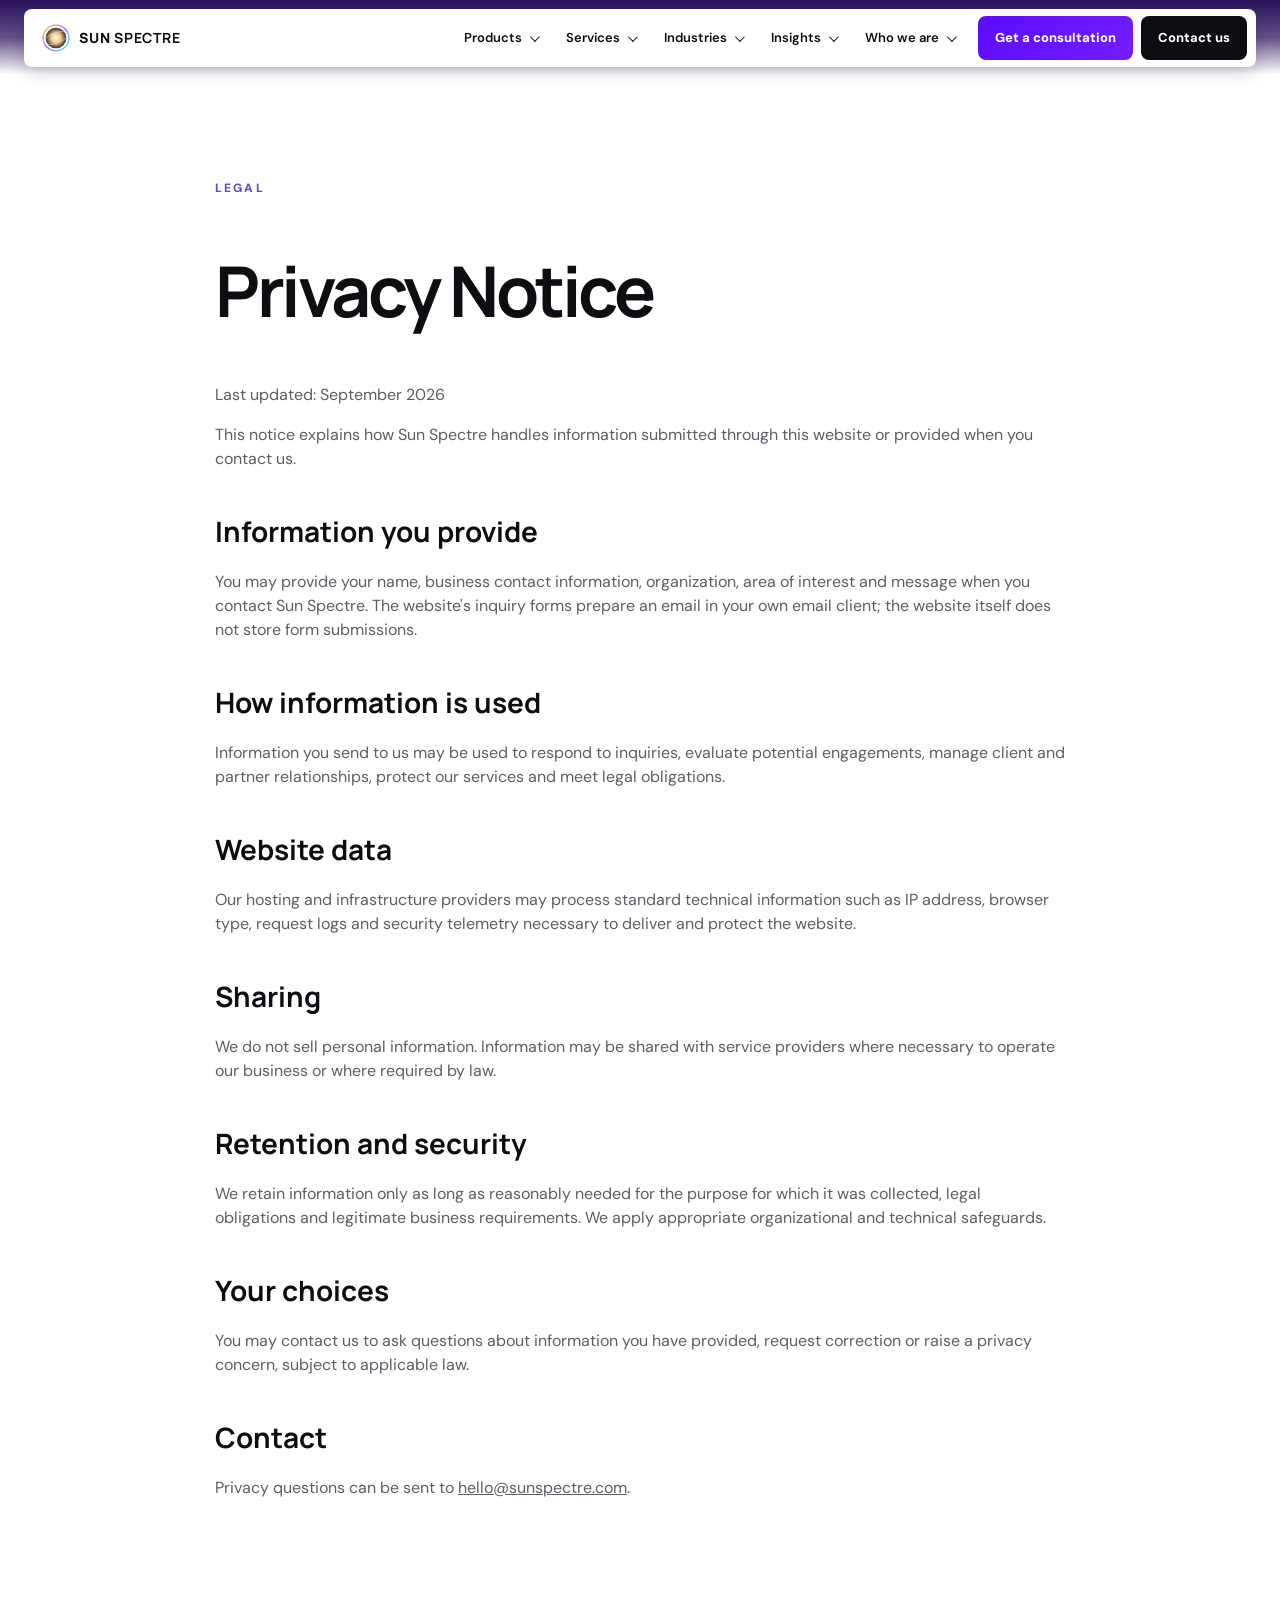
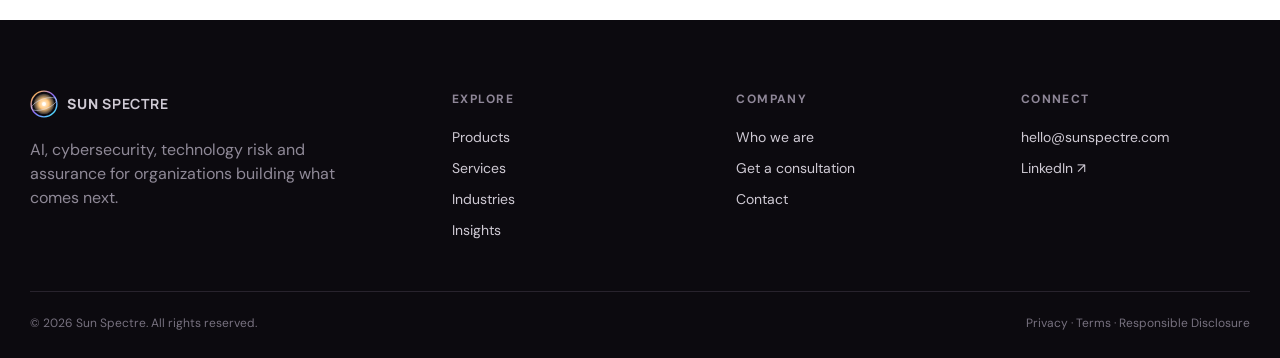
<file: privacy.html>
<!DOCTYPE html><html lang="en"><head><meta charset="UTF-8"><meta name="viewport" content="width=device-width, initial-scale=1.0"><meta name="theme-color" content="#5d13ff"><meta name="description" content="Sun Spectre privacy notice."><title>Privacy | Sun Spectre</title><link rel="preconnect" href="https://fonts.googleapis.com"><link rel="preconnect" href="https://fonts.gstatic.com" crossorigin><link href="https://fonts.googleapis.com/css2?family=DM+Sans:wght@400;500;600;700&family=Manrope:wght@500;600;700;800&display=swap" rel="stylesheet"><link rel="stylesheet" href="styles.css"></head><body><div data-site-header></div><main><section class="section"><div class="page-shell legal"><div class="section-kicker">LEGAL</div><h1>Privacy Notice</h1><p>Last updated: September 2026</p><p>This notice explains how Sun Spectre handles information submitted through this website or provided when you contact us.</p><h2>Information you provide</h2><p>You may provide your name, business contact information, organization, area of interest and message when you contact Sun Spectre. The website's inquiry forms prepare an email in your own email client; the website itself does not store form submissions.</p><h2>How information is used</h2><p>Information you send to us may be used to respond to inquiries, evaluate potential engagements, manage client and partner relationships, protect our services and meet legal obligations.</p><h2>Website data</h2><p>Our hosting and infrastructure providers may process standard technical information such as IP address, browser type, request logs and security telemetry necessary to deliver and protect the website.</p><h2>Sharing</h2><p>We do not sell personal information. Information may be shared with service providers where necessary to operate our business or where required by law.</p><h2>Retention and security</h2><p>We retain information only as long as reasonably needed for the purpose for which it was collected, legal obligations and legitimate business requirements. We apply appropriate organizational and technical safeguards.</p><h2>Your choices</h2><p>You may contact us to ask questions about information you have provided, request correction or raise a privacy concern, subject to applicable law.</p><h2>Contact</h2><p>Privacy questions can be sent to <a href="mailto:hello@sunspectre.com">hello@sunspectre.com</a>.</p></div></section></main><div data-site-footer></div><script src="script.js"></script></body></html>
</file>
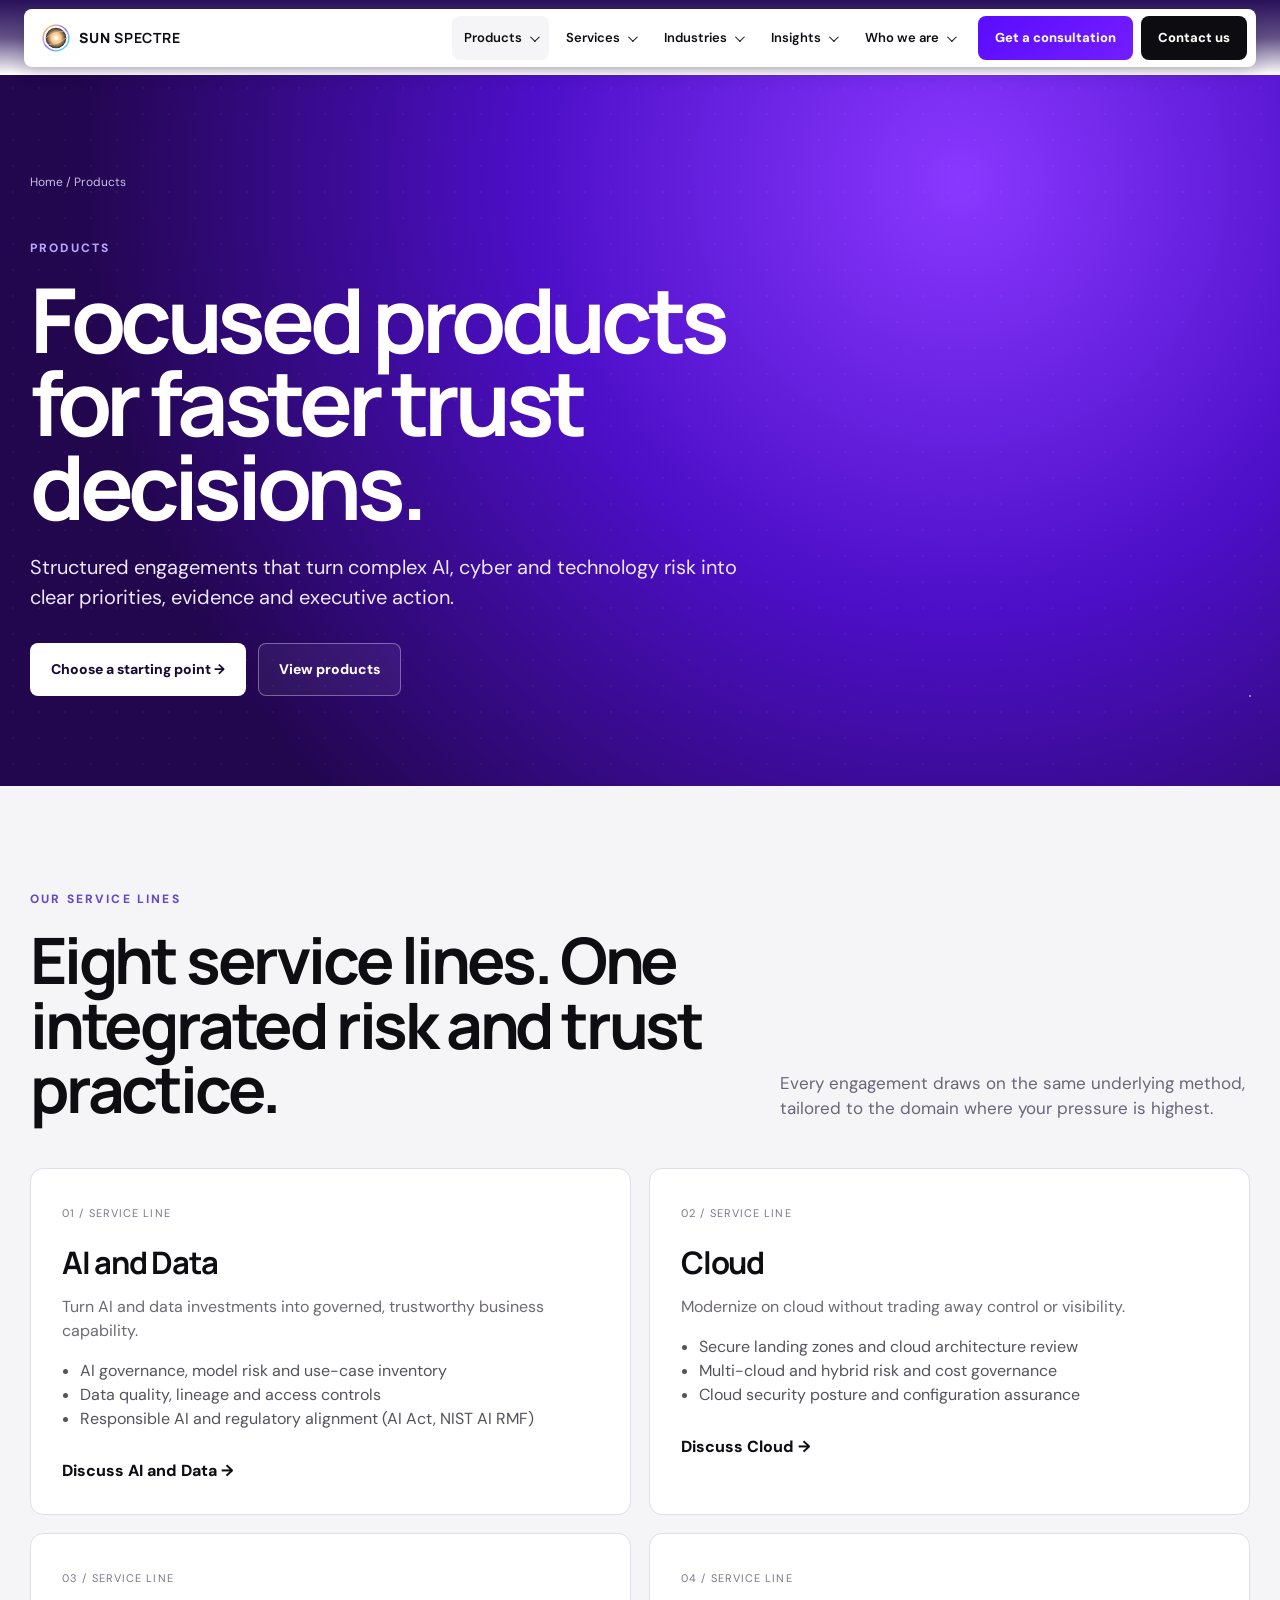
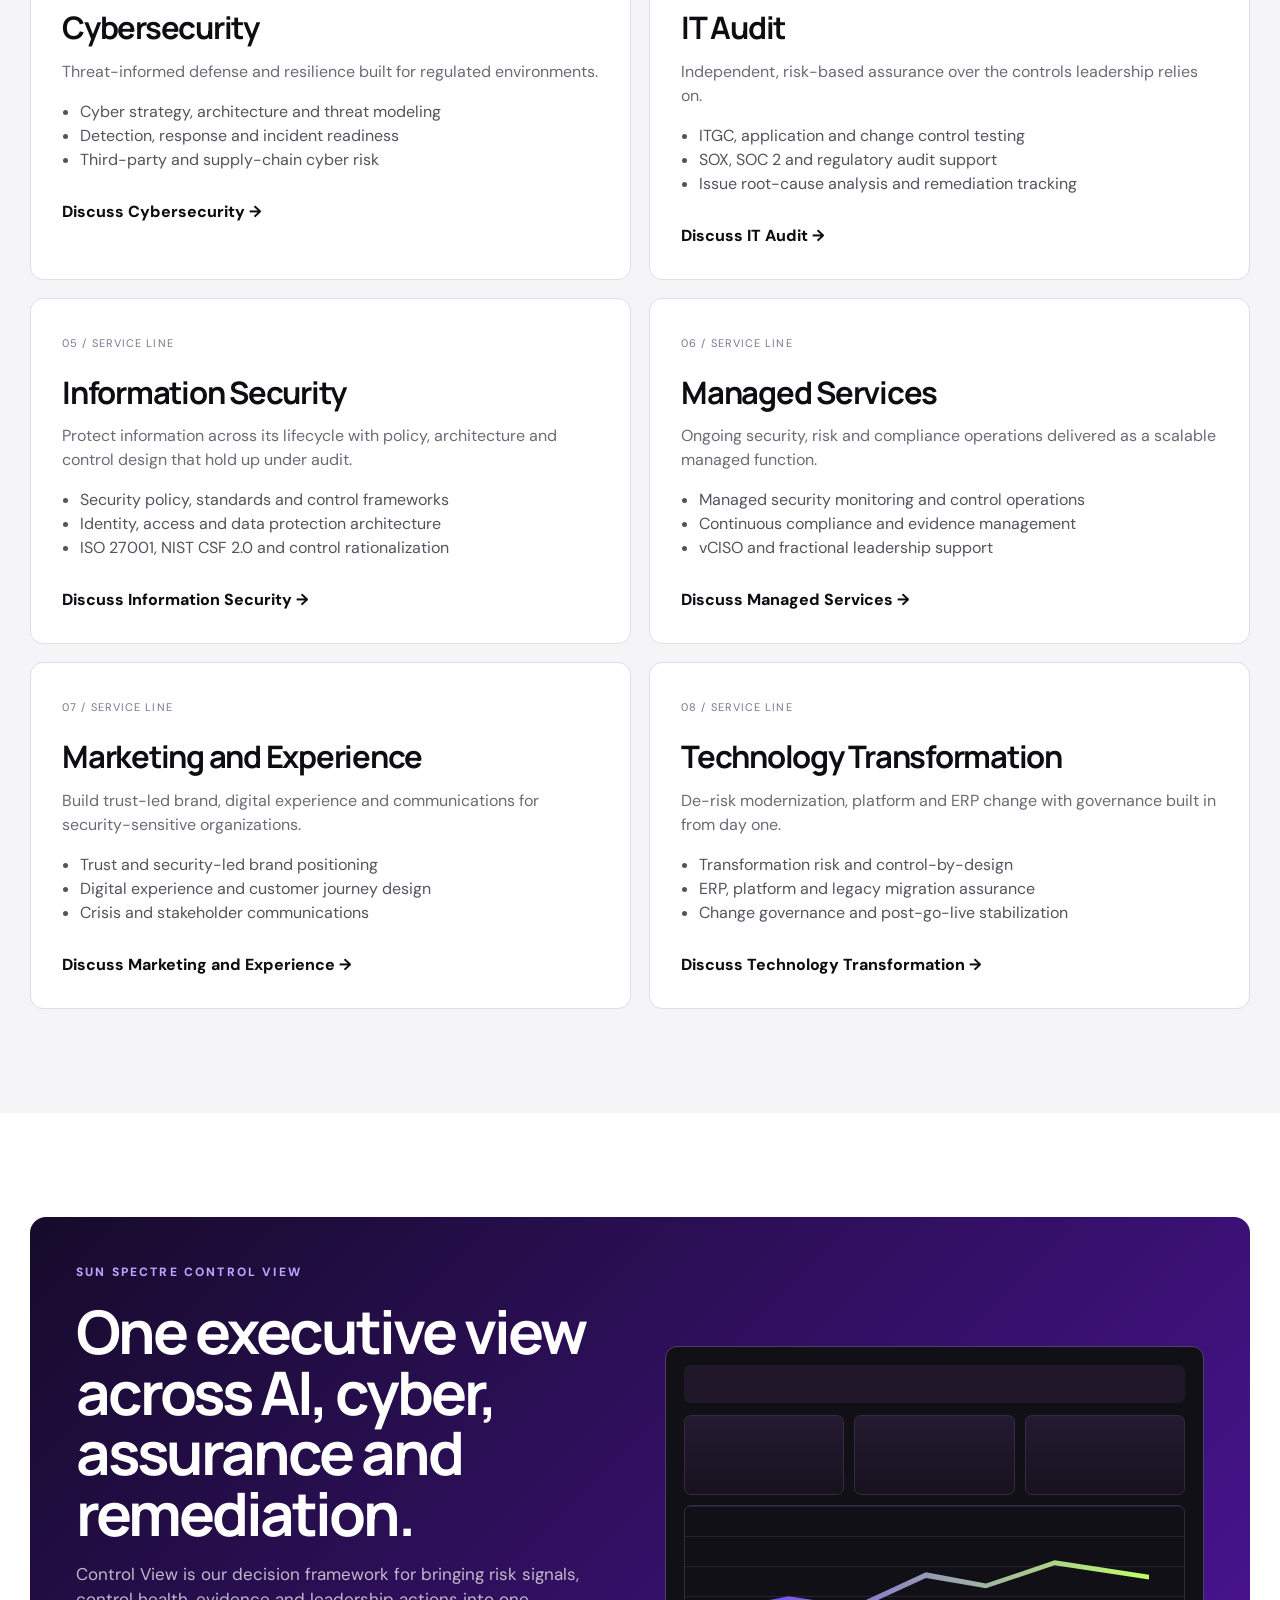
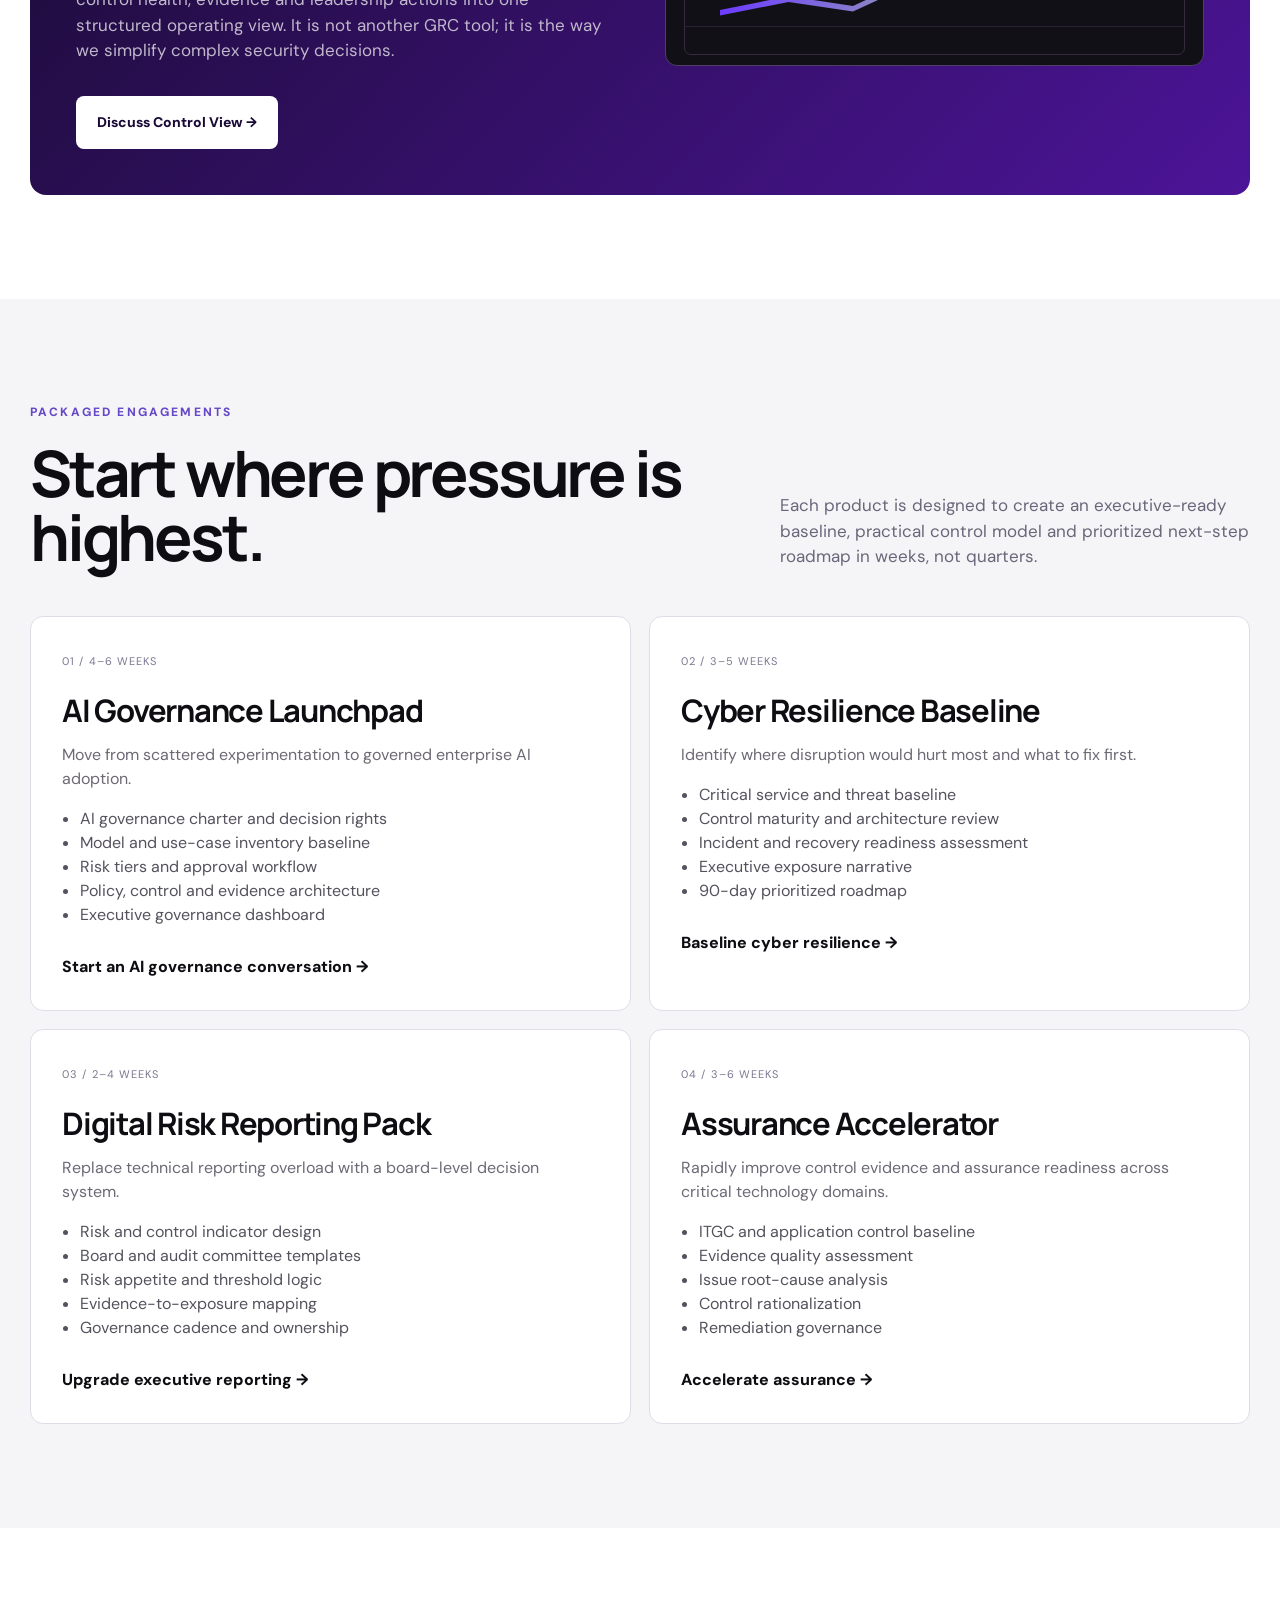
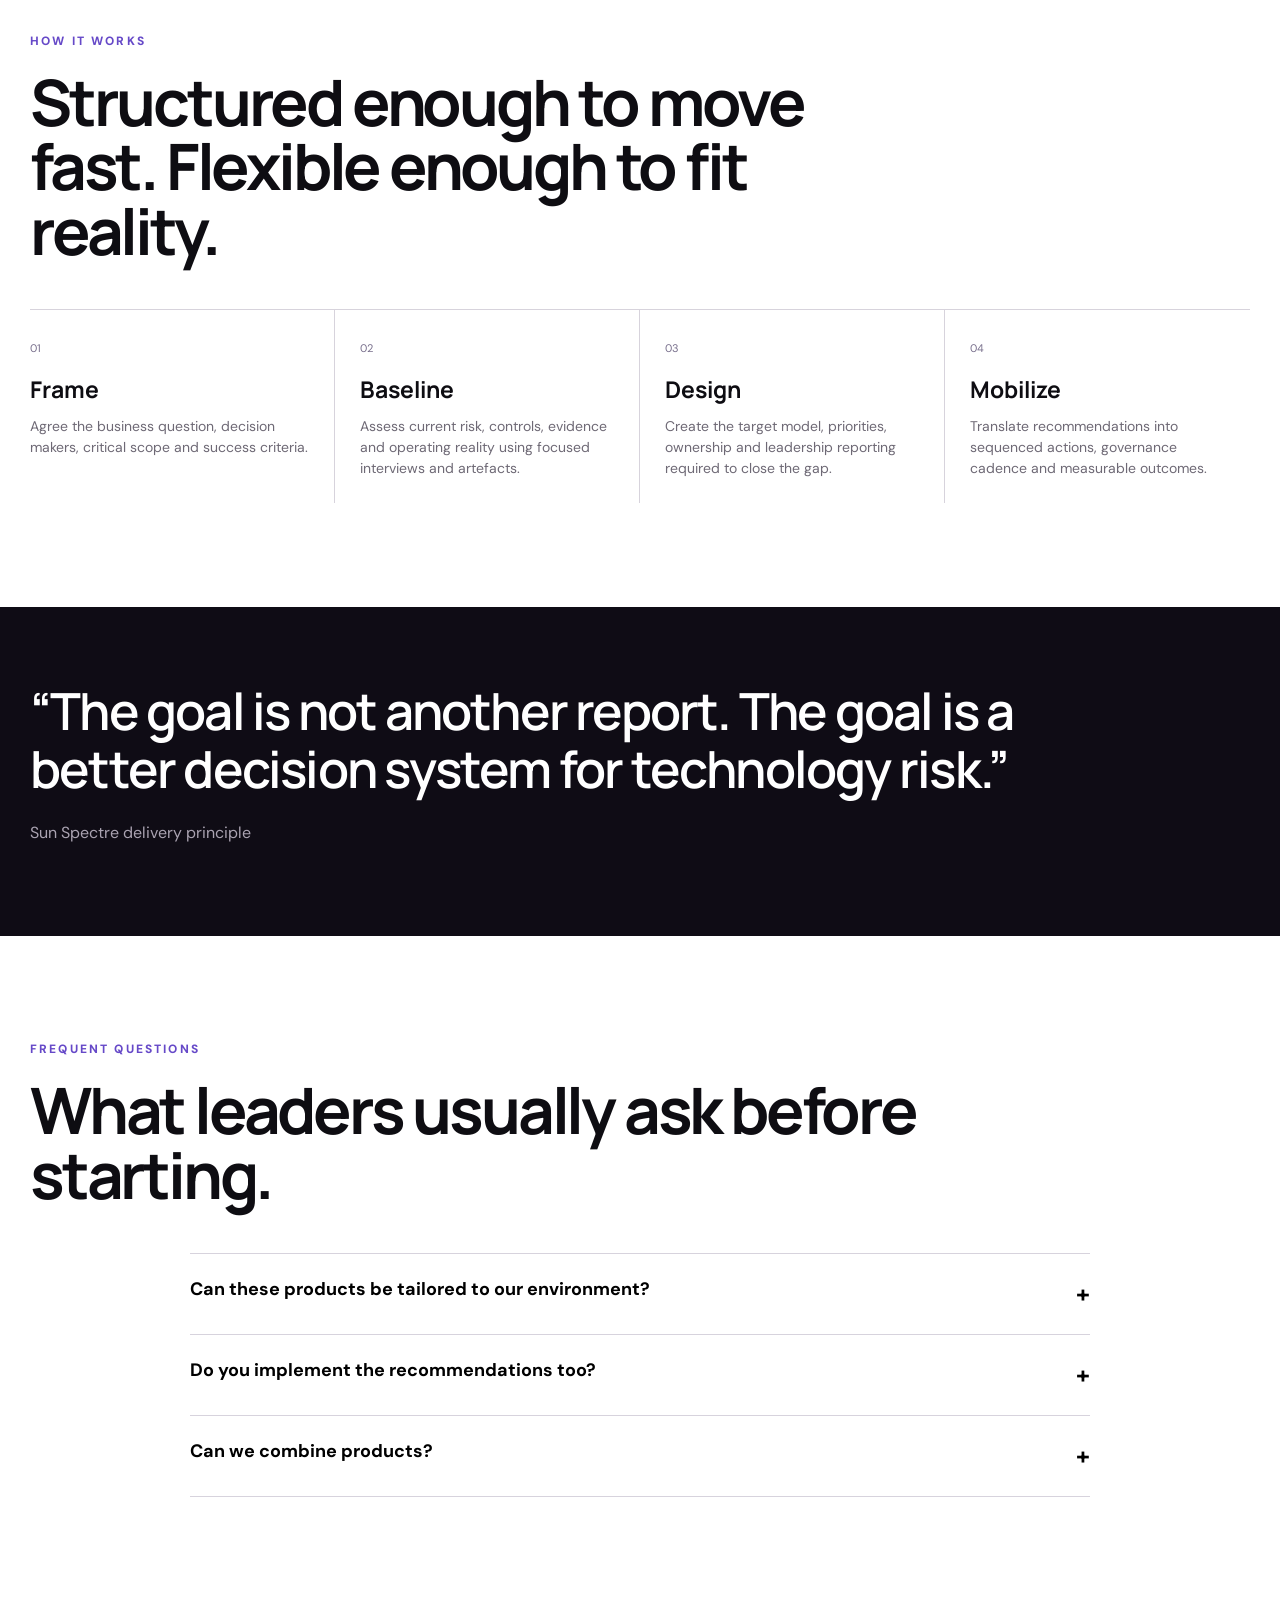
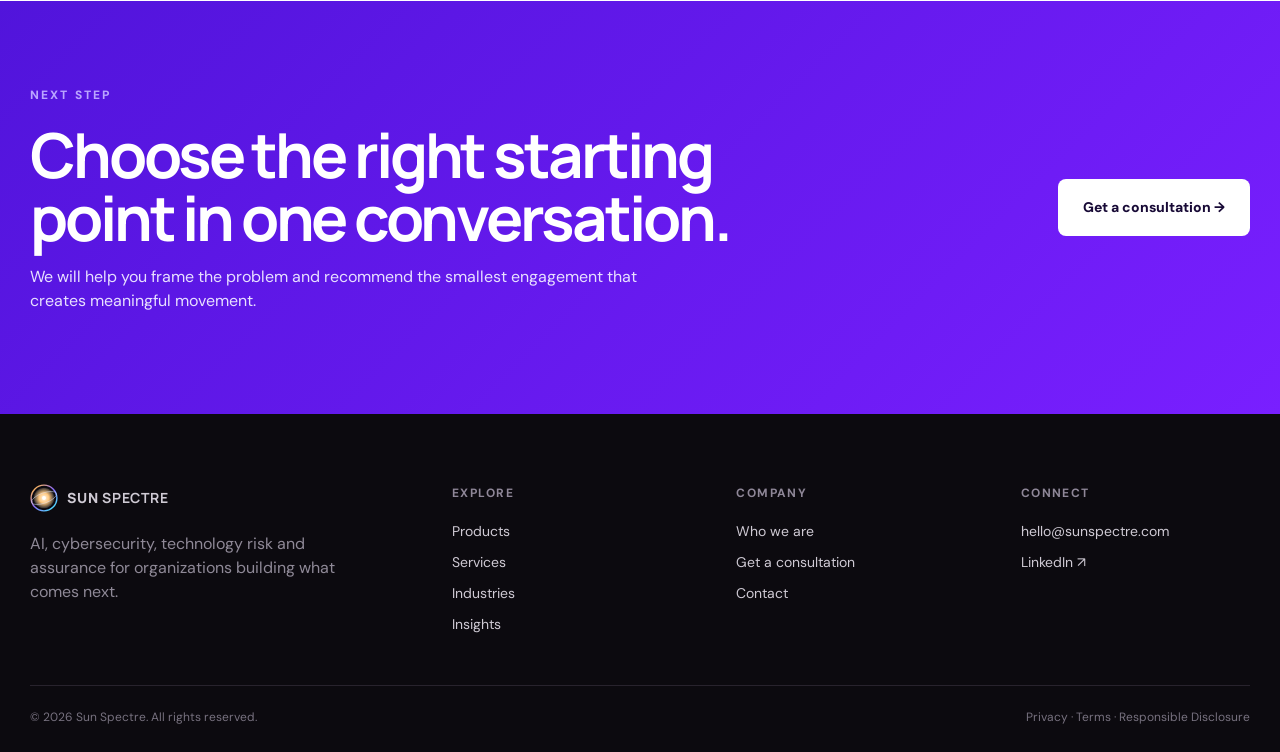
<file: products.html>
<!DOCTYPE html>
<html lang="en"><head><meta charset="UTF-8"><meta name="viewport" content="width=device-width, initial-scale=1.0"><meta name="theme-color" content="#5d13ff"><meta name="description" content="Sun Spectre products for AI governance, cyber resilience and executive technology risk reporting."><title>Products | Sun Spectre</title><link rel="preconnect" href="https://fonts.googleapis.com"><link rel="preconnect" href="https://fonts.gstatic.com" crossorigin><link href="https://fonts.googleapis.com/css2?family=DM+Sans:wght@400;500;600;700&family=Manrope:wght@500;600;700;800&display=swap" rel="stylesheet"><link rel="stylesheet" href="styles.css"></head>
<body><div data-site-header></div><main>
<section class="page-hero split"><div class="page-shell"><div><div class="crumb">Home / Products</div><div class="section-kicker light">PRODUCTS</div><h1>Focused products for faster trust decisions.</h1><p>Structured engagements that turn complex AI, cyber and technology risk into clear priorities, evidence and executive action.</p><div class="hero-actions"><a class="button white" href="talk-to-us.html">Choose a starting point →</a><a class="button ghost" href="#product-portfolio">View products</a></div></div><div class="hero-orb-small"></div></div></section>

<section class="section soft" id="service-lines"><div class="page-shell section-head reveal"><div><div class="section-kicker">OUR SERVICE LINES</div><h2>Eight service lines. One integrated risk and trust practice.</h2></div><p>Every engagement draws on the same underlying method, tailored to the domain where your pressure is highest.</p></div>
<div class="page-shell service-grid">
<article class="service-card reveal" id="ai-data"><span class="num">01 / SERVICE LINE</span><h3>AI and Data</h3><p>Turn AI and data investments into governed, trustworthy business capability.</p><ul><li>AI governance, model risk and use-case inventory</li><li>Data quality, lineage and access controls</li><li>Responsible AI and regulatory alignment (AI Act, NIST AI RMF)</li></ul><a href="talk-to-us.html">Discuss AI and Data →</a></article>
<article class="service-card reveal" id="cloud"><span class="num">02 / SERVICE LINE</span><h3>Cloud</h3><p>Modernize on cloud without trading away control or visibility.</p><ul><li>Secure landing zones and cloud architecture review</li><li>Multi-cloud and hybrid risk and cost governance</li><li>Cloud security posture and configuration assurance</li></ul><a href="talk-to-us.html">Discuss Cloud →</a></article>
<article class="service-card reveal" id="cybersecurity"><span class="num">03 / SERVICE LINE</span><h3>Cybersecurity</h3><p>Threat-informed defense and resilience built for regulated environments.</p><ul><li>Cyber strategy, architecture and threat modeling</li><li>Detection, response and incident readiness</li><li>Third-party and supply-chain cyber risk</li></ul><a href="talk-to-us.html">Discuss Cybersecurity →</a></article>
<article class="service-card reveal" id="it-audit"><span class="num">04 / SERVICE LINE</span><h3>IT Audit</h3><p>Independent, risk-based assurance over the controls leadership relies on.</p><ul><li>ITGC, application and change control testing</li><li>SOX, SOC 2 and regulatory audit support</li><li>Issue root-cause analysis and remediation tracking</li></ul><a href="talk-to-us.html">Discuss IT Audit →</a></article>
<article class="service-card reveal" id="information-security"><span class="num">05 / SERVICE LINE</span><h3>Information Security</h3><p>Protect information across its lifecycle with policy, architecture and control design that hold up under audit.</p><ul><li>Security policy, standards and control frameworks</li><li>Identity, access and data protection architecture</li><li>ISO 27001, NIST CSF 2.0 and control rationalization</li></ul><a href="talk-to-us.html">Discuss Information Security →</a></article>
<article class="service-card reveal" id="managed-services"><span class="num">06 / SERVICE LINE</span><h3>Managed Services</h3><p>Ongoing security, risk and compliance operations delivered as a scalable managed function.</p><ul><li>Managed security monitoring and control operations</li><li>Continuous compliance and evidence management</li><li>vCISO and fractional leadership support</li></ul><a href="talk-to-us.html">Discuss Managed Services →</a></article>
<article class="service-card reveal" id="marketing-experience"><span class="num">07 / SERVICE LINE</span><h3>Marketing and Experience</h3><p>Build trust-led brand, digital experience and communications for security-sensitive organizations.</p><ul><li>Trust and security-led brand positioning</li><li>Digital experience and customer journey design</li><li>Crisis and stakeholder communications</li></ul><a href="talk-to-us.html">Discuss Marketing and Experience →</a></article>
<article class="service-card reveal" id="technology-transformation"><span class="num">08 / SERVICE LINE</span><h3>Technology Transformation</h3><p>De-risk modernization, platform and ERP change with governance built in from day one.</p><ul><li>Transformation risk and control-by-design</li><li>ERP, platform and legacy migration assurance</li><li>Change governance and post-go-live stabilization</li></ul><a href="talk-to-us.html">Discuss Technology Transformation →</a></article>
</div></section>

<section class="section" id="control-view"><div class="page-shell feature-band reveal"><div><div class="section-kicker light">SUN SPECTRE CONTROL VIEW</div><h2>One executive view across AI, cyber, assurance and remediation.</h2><p>Control View is our decision framework for bringing risk signals, control health, evidence and leadership actions into one structured operating view. It is not another GRC tool; it is the way we simplify complex security decisions.</p><div class="hero-actions"><a class="button white" href="talk-to-us.html">Discuss Control View →</a></div></div><div class="mini-dashboard"><div class="bar"></div><div class="metricline"><i></i><i></i><i></i></div><div class="chart"></div></div></div></section>

<section class="section soft" id="product-portfolio"><div class="page-shell section-head reveal"><div><div class="section-kicker">PACKAGED ENGAGEMENTS</div><h2>Start where pressure is highest.</h2></div><p>Each product is designed to create an executive-ready baseline, practical control model and prioritized next-step roadmap in weeks, not quarters.</p></div>
<div class="page-shell service-grid">
<article class="service-card reveal" id="ai-launchpad"><span class="num">01 / 4–6 WEEKS</span><h3>AI Governance Launchpad</h3><p>Move from scattered experimentation to governed enterprise AI adoption.</p><ul><li>AI governance charter and decision rights</li><li>Model and use-case inventory baseline</li><li>Risk tiers and approval workflow</li><li>Policy, control and evidence architecture</li><li>Executive governance dashboard</li></ul><a href="talk-to-us.html">Start an AI governance conversation →</a></article>
<article class="service-card reveal" id="cyber-baseline"><span class="num">02 / 3–5 WEEKS</span><h3>Cyber Resilience Baseline</h3><p>Identify where disruption would hurt most and what to fix first.</p><ul><li>Critical service and threat baseline</li><li>Control maturity and architecture review</li><li>Incident and recovery readiness assessment</li><li>Executive exposure narrative</li><li>90-day prioritized roadmap</li></ul><a href="talk-to-us.html">Baseline cyber resilience →</a></article>
<article class="service-card reveal" id="reporting-pack"><span class="num">03 / 2–4 WEEKS</span><h3>Digital Risk Reporting Pack</h3><p>Replace technical reporting overload with a board-level decision system.</p><ul><li>Risk and control indicator design</li><li>Board and audit committee templates</li><li>Risk appetite and threshold logic</li><li>Evidence-to-exposure mapping</li><li>Governance cadence and ownership</li></ul><a href="talk-to-us.html">Upgrade executive reporting →</a></article>
<article class="service-card reveal" id="audit-accelerator"><span class="num">04 / 3–6 WEEKS</span><h3>Assurance Accelerator</h3><p>Rapidly improve control evidence and assurance readiness across critical technology domains.</p><ul><li>ITGC and application control baseline</li><li>Evidence quality assessment</li><li>Issue root-cause analysis</li><li>Control rationalization</li><li>Remediation governance</li></ul><a href="talk-to-us.html">Accelerate assurance →</a></article>
</div></section>

<section class="section"><div class="page-shell section-head reveal"><div><div class="section-kicker">HOW IT WORKS</div><h2>Structured enough to move fast. Flexible enough to fit reality.</h2></div></div><div class="page-shell process-grid reveal"><article class="process-step"><span>01</span><h3>Frame</h3><p>Agree the business question, decision makers, critical scope and success criteria.</p></article><article class="process-step"><span>02</span><h3>Baseline</h3><p>Assess current risk, controls, evidence and operating reality using focused interviews and artefacts.</p></article><article class="process-step"><span>03</span><h3>Design</h3><p>Create the target model, priorities, ownership and leadership reporting required to close the gap.</p></article><article class="process-step"><span>04</span><h3>Mobilize</h3><p>Translate recommendations into sequenced actions, governance cadence and measurable outcomes.</p></article></div></section>

<section class="quote-band"><div class="page-shell reveal"><blockquote>“The goal is not another report. The goal is a better decision system for technology risk.”</blockquote><p>Sun Spectre delivery principle</p></div></section>

<section class="section"><div class="page-shell section-head reveal"><div><div class="section-kicker">FREQUENT QUESTIONS</div><h2>What leaders usually ask before starting.</h2></div></div><div class="page-shell faq reveal"><div class="faq-item"><button aria-expanded="false"><span>Can these products be tailored to our environment?</span><span>+</span></button><div class="faq-answer">Yes. The structure is fixed enough to create speed, while the control framework, regulatory context, technology stack and governance model are tailored to your organization.</div></div><div class="faq-item"><button aria-expanded="false"><span>Do you implement the recommendations too?</span><span>+</span></button><div class="faq-answer">Yes. A product can stand alone or transition into implementation support, vCISO leadership, remediation governance, assurance or targeted control engineering.</div></div><div class="faq-item"><button aria-expanded="false"><span>Can we combine products?</span><span>+</span></button><div class="faq-answer">Yes. Common combinations include Cyber Resilience Baseline plus Digital Risk Reporting, or AI Governance Launchpad plus vCISO oversight.</div></div></div></section>

<section class="cta-band"><div class="page-shell"><div><div class="section-kicker light">NEXT STEP</div><h2>Choose the right starting point in one conversation.</h2><p>We will help you frame the problem and recommend the smallest engagement that creates meaningful movement.</p></div><a class="button white large" href="talk-to-us.html">Get a consultation →</a></div></section>
</main><div data-site-footer></div><script src="script.js"></script></body></html>
</file>
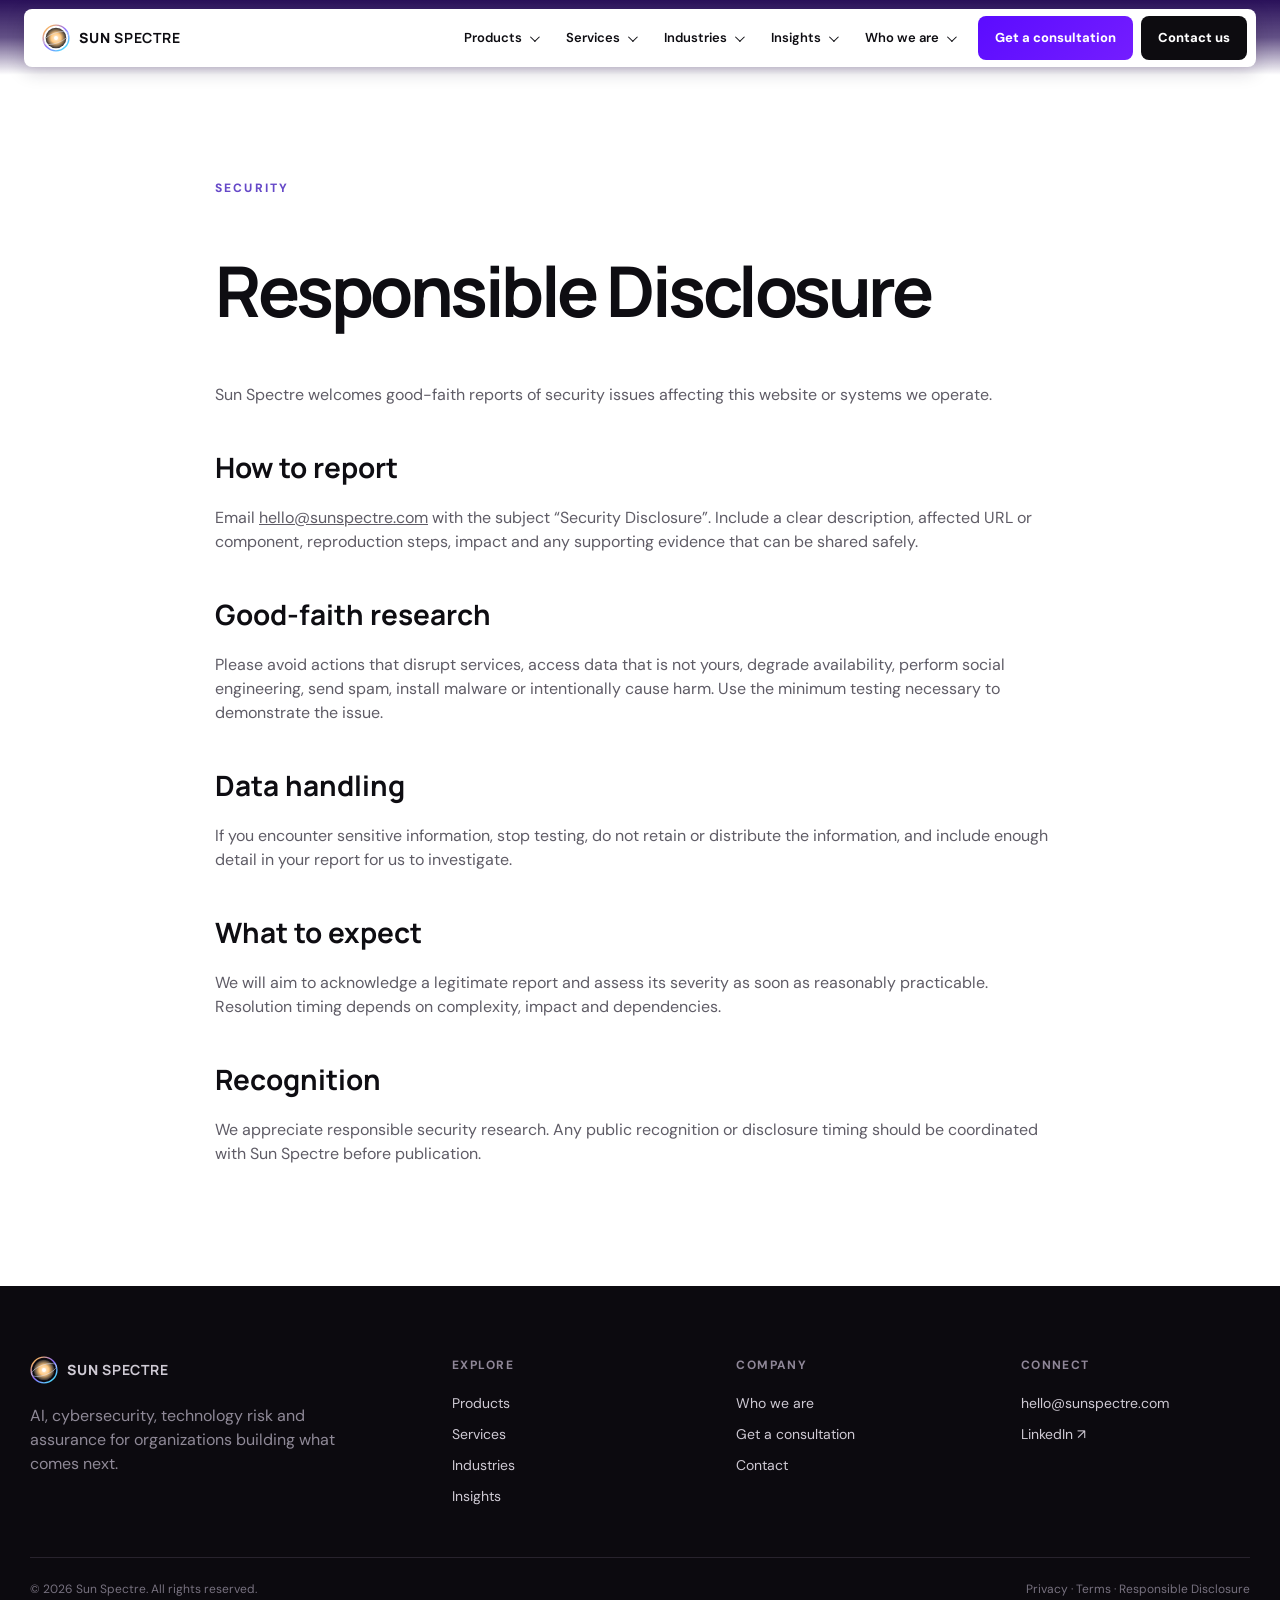
<file: responsible-disclosure.html>
<!DOCTYPE html><html lang="en"><head><meta charset="UTF-8"><meta name="viewport" content="width=device-width, initial-scale=1.0"><meta name="theme-color" content="#5d13ff"><meta name="description" content="Sun Spectre responsible security disclosure guidance."><title>Responsible Disclosure | Sun Spectre</title><link rel="preconnect" href="https://fonts.googleapis.com"><link rel="preconnect" href="https://fonts.gstatic.com" crossorigin><link href="https://fonts.googleapis.com/css2?family=DM+Sans:wght@400;500;600;700&family=Manrope:wght@500;600;700;800&display=swap" rel="stylesheet"><link rel="stylesheet" href="styles.css"></head><body><div data-site-header></div><main><section class="section"><div class="page-shell legal"><div class="section-kicker">SECURITY</div><h1>Responsible Disclosure</h1><p>Sun Spectre welcomes good-faith reports of security issues affecting this website or systems we operate.</p><h2>How to report</h2><p>Email <a href="mailto:hello@sunspectre.com?subject=Security%20Disclosure">hello@sunspectre.com</a> with the subject “Security Disclosure”. Include a clear description, affected URL or component, reproduction steps, impact and any supporting evidence that can be shared safely.</p><h2>Good-faith research</h2><p>Please avoid actions that disrupt services, access data that is not yours, degrade availability, perform social engineering, send spam, install malware or intentionally cause harm. Use the minimum testing necessary to demonstrate the issue.</p><h2>Data handling</h2><p>If you encounter sensitive information, stop testing, do not retain or distribute the information, and include enough detail in your report for us to investigate.</p><h2>What to expect</h2><p>We will aim to acknowledge a legitimate report and assess its severity as soon as reasonably practicable. Resolution timing depends on complexity, impact and dependencies.</p><h2>Recognition</h2><p>We appreciate responsible security research. Any public recognition or disclosure timing should be coordinated with Sun Spectre before publication.</p></div></section></main><div data-site-footer></div><script src="script.js"></script></body></html>
</file>
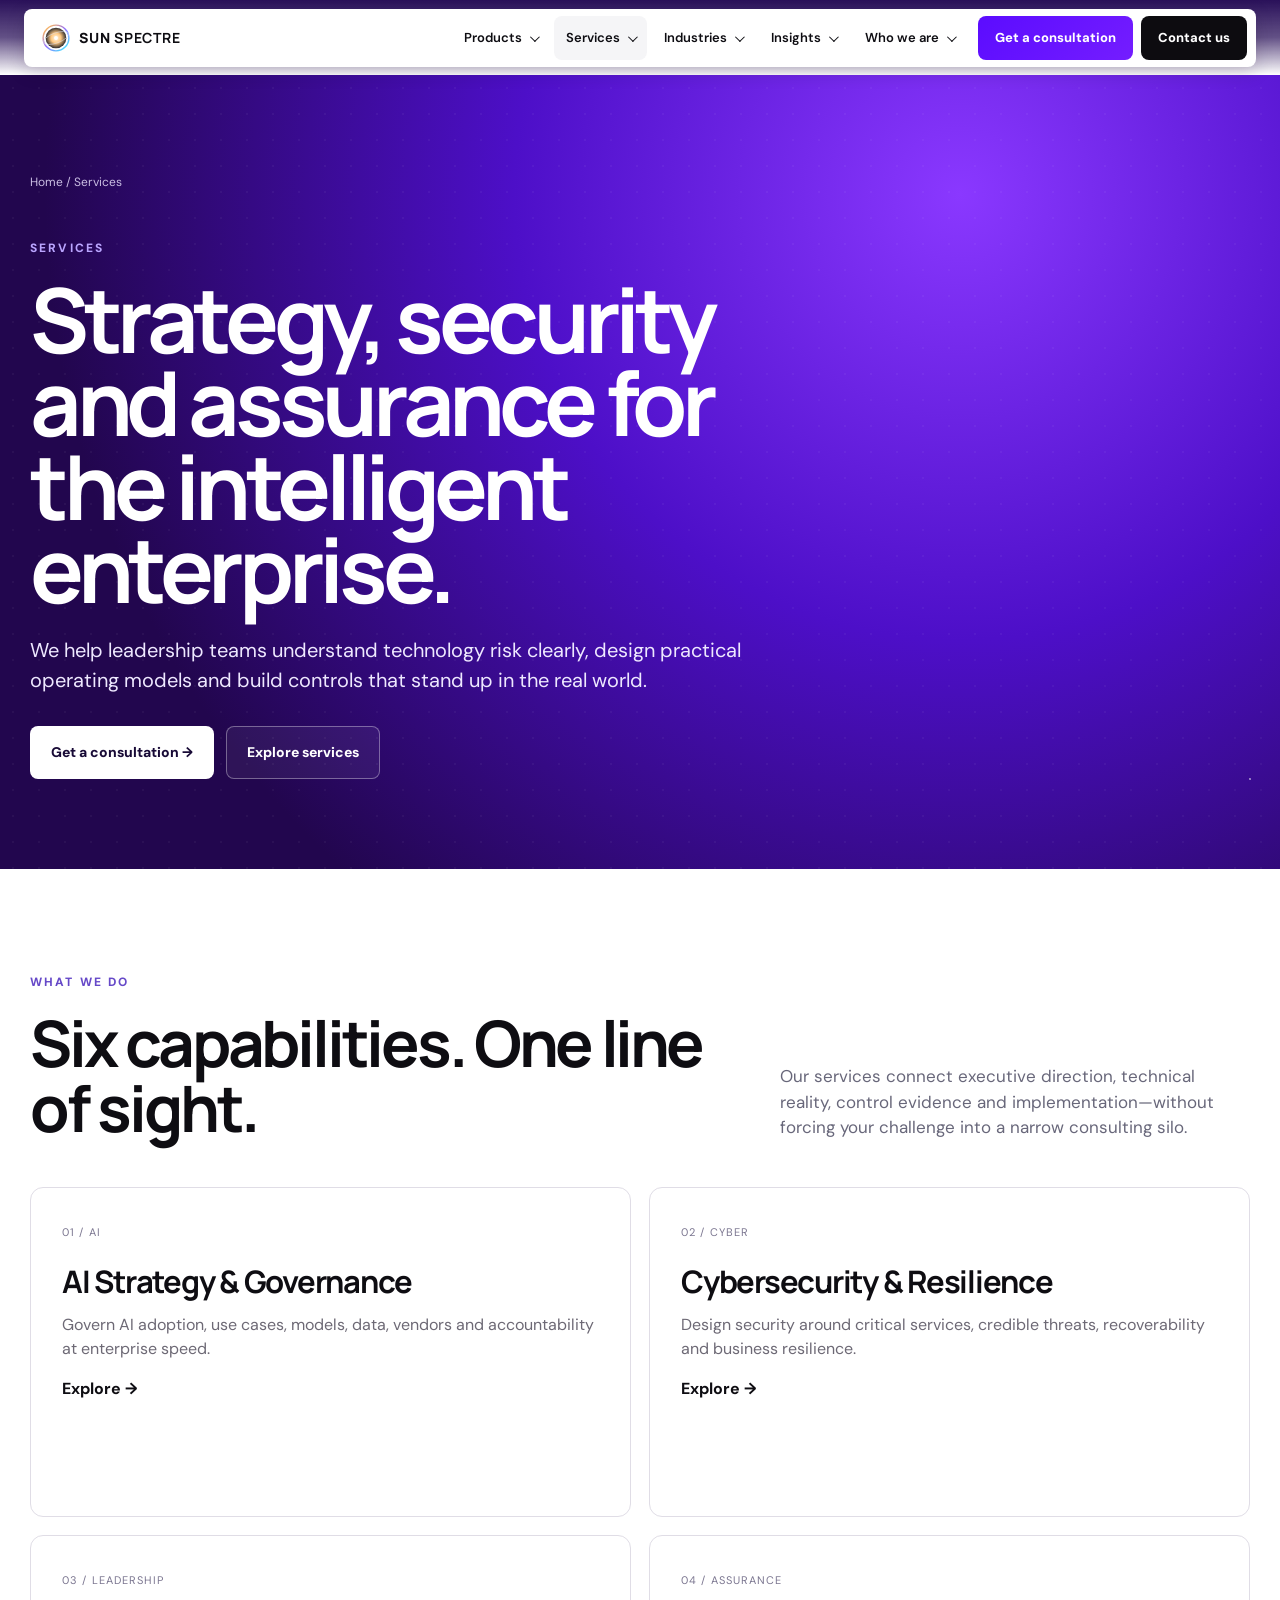
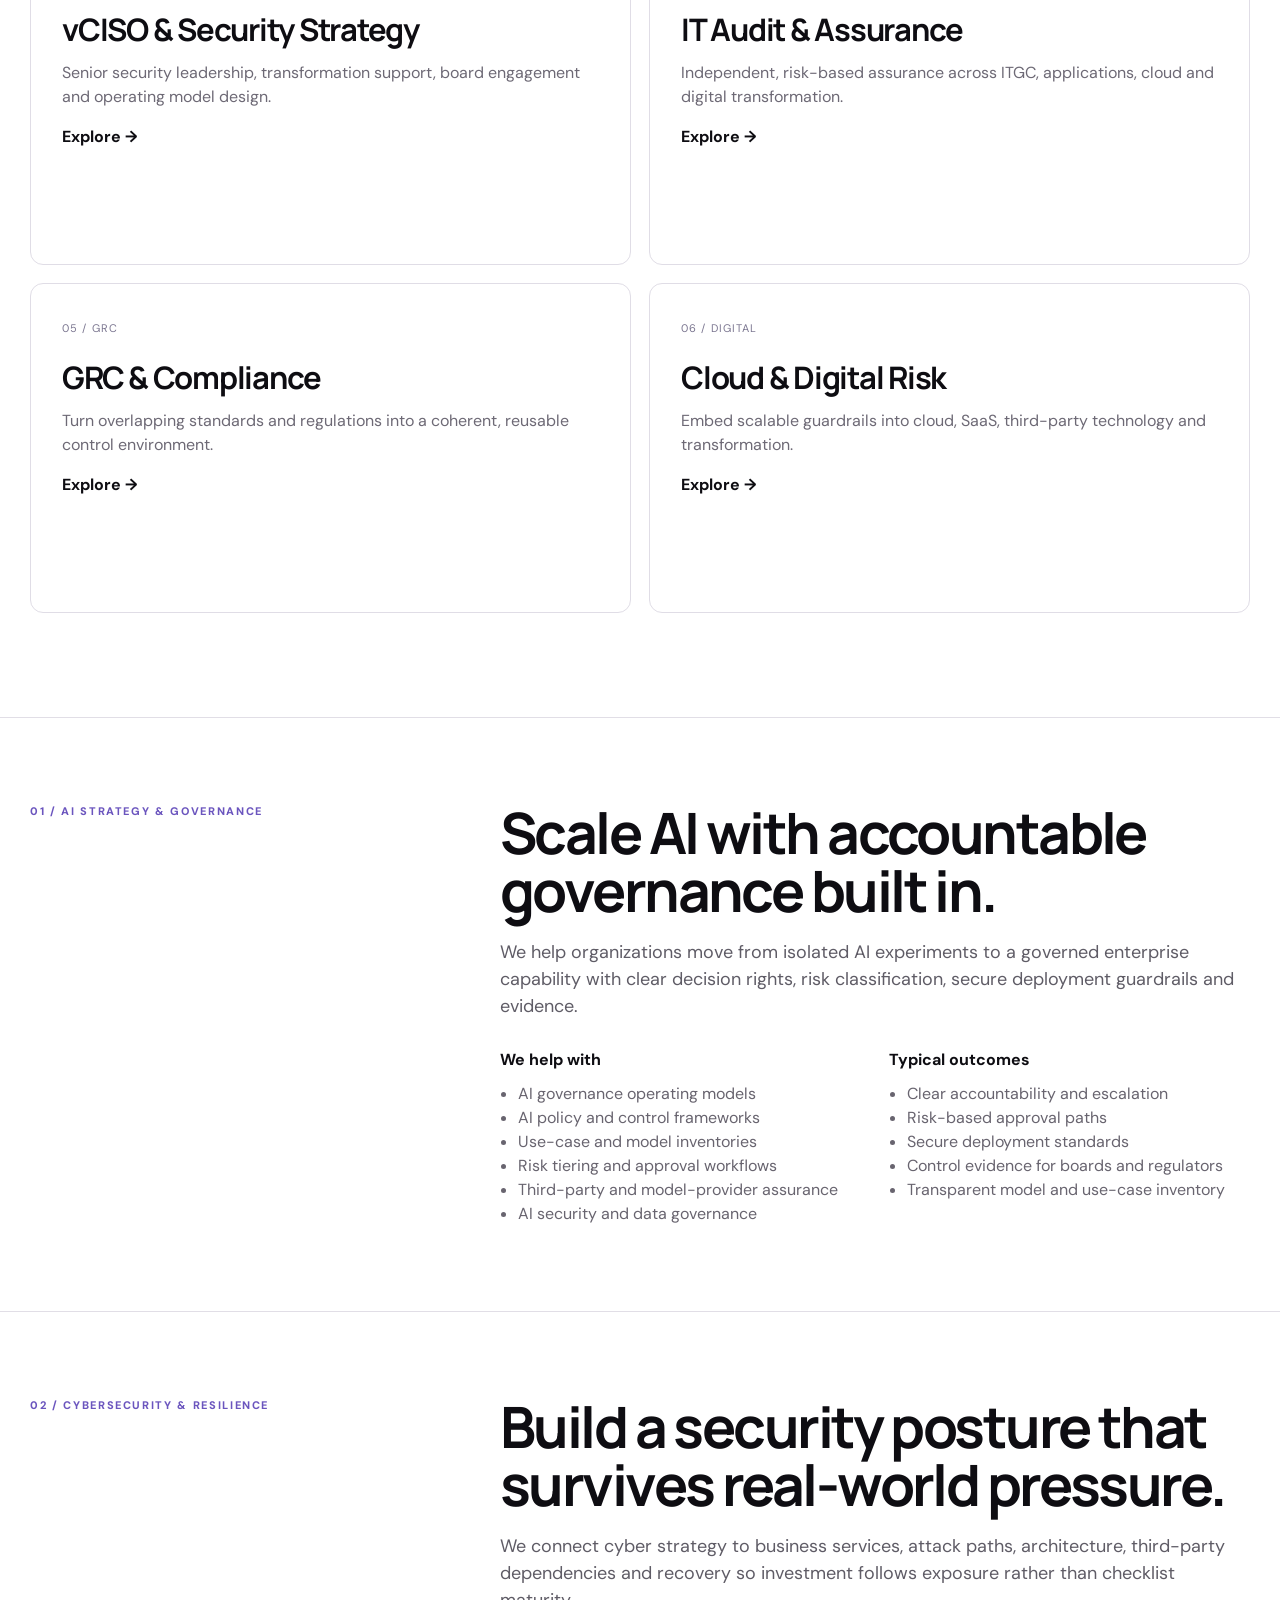
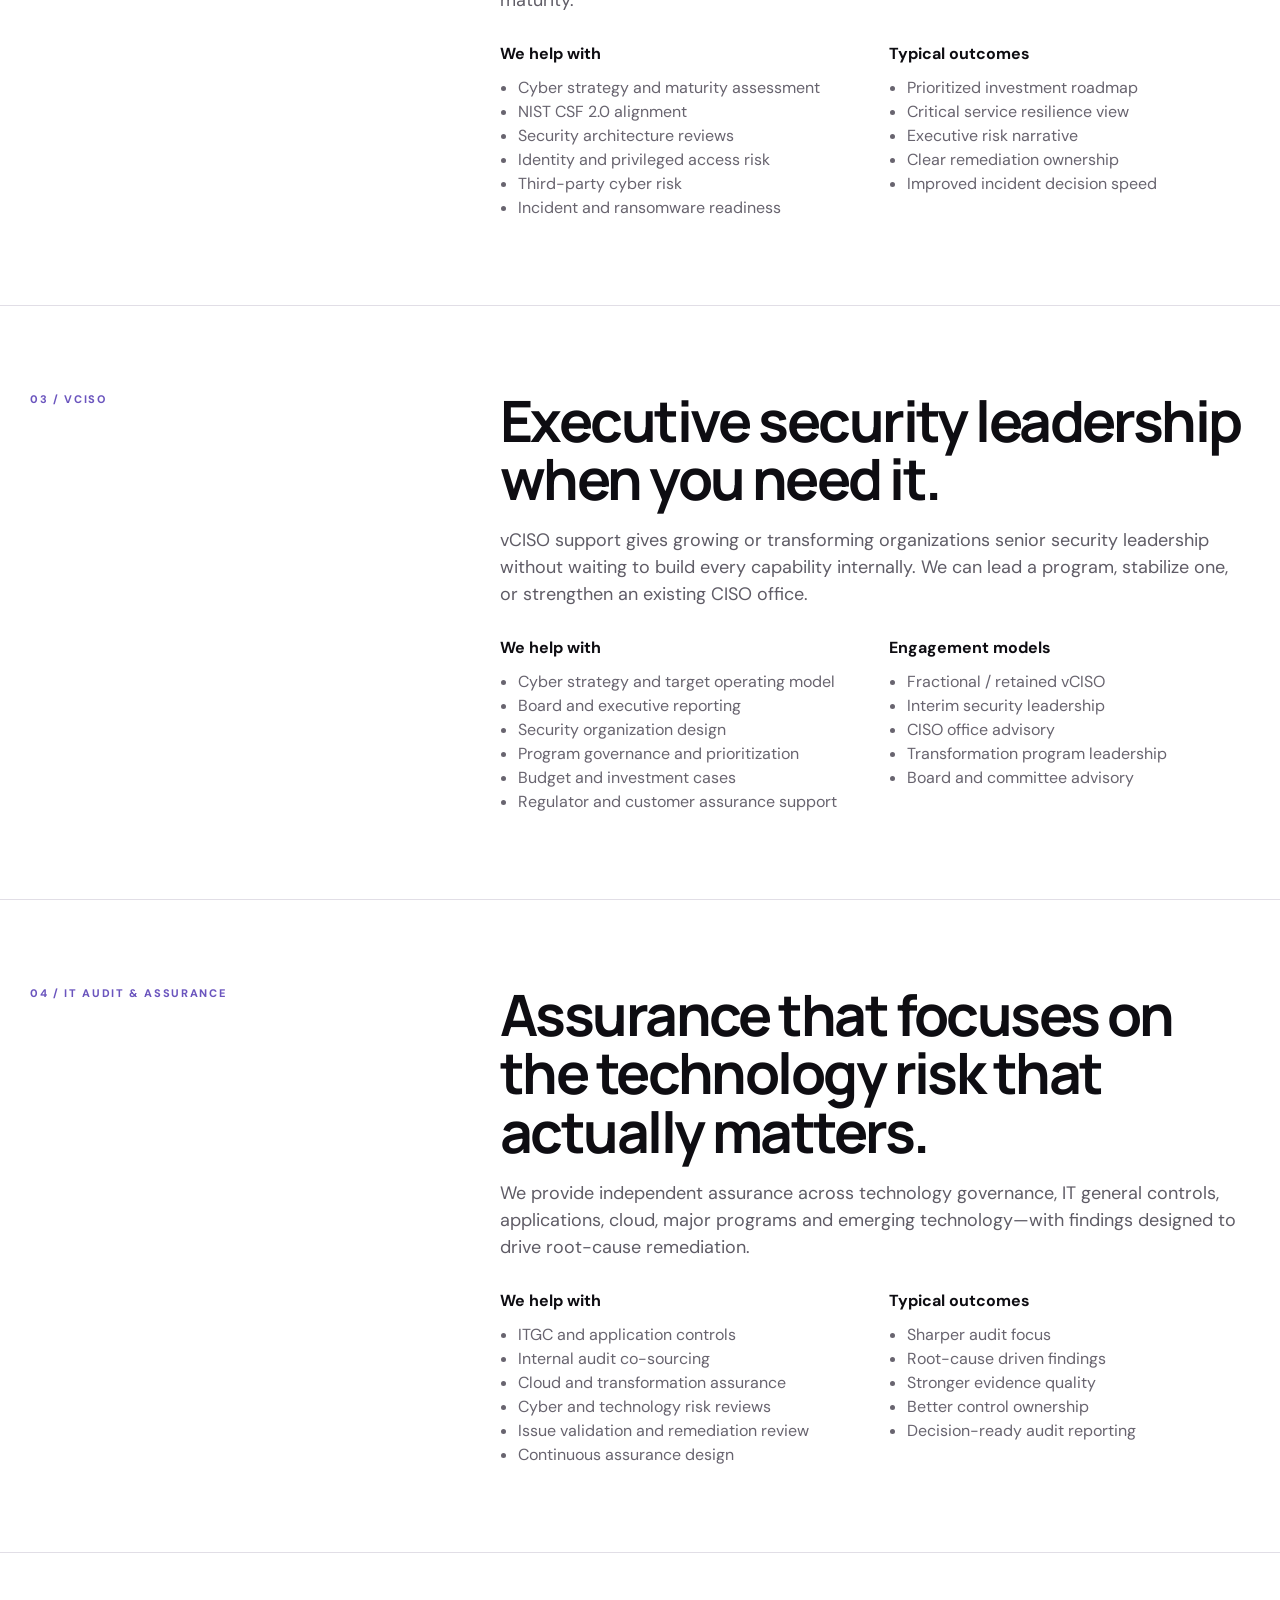
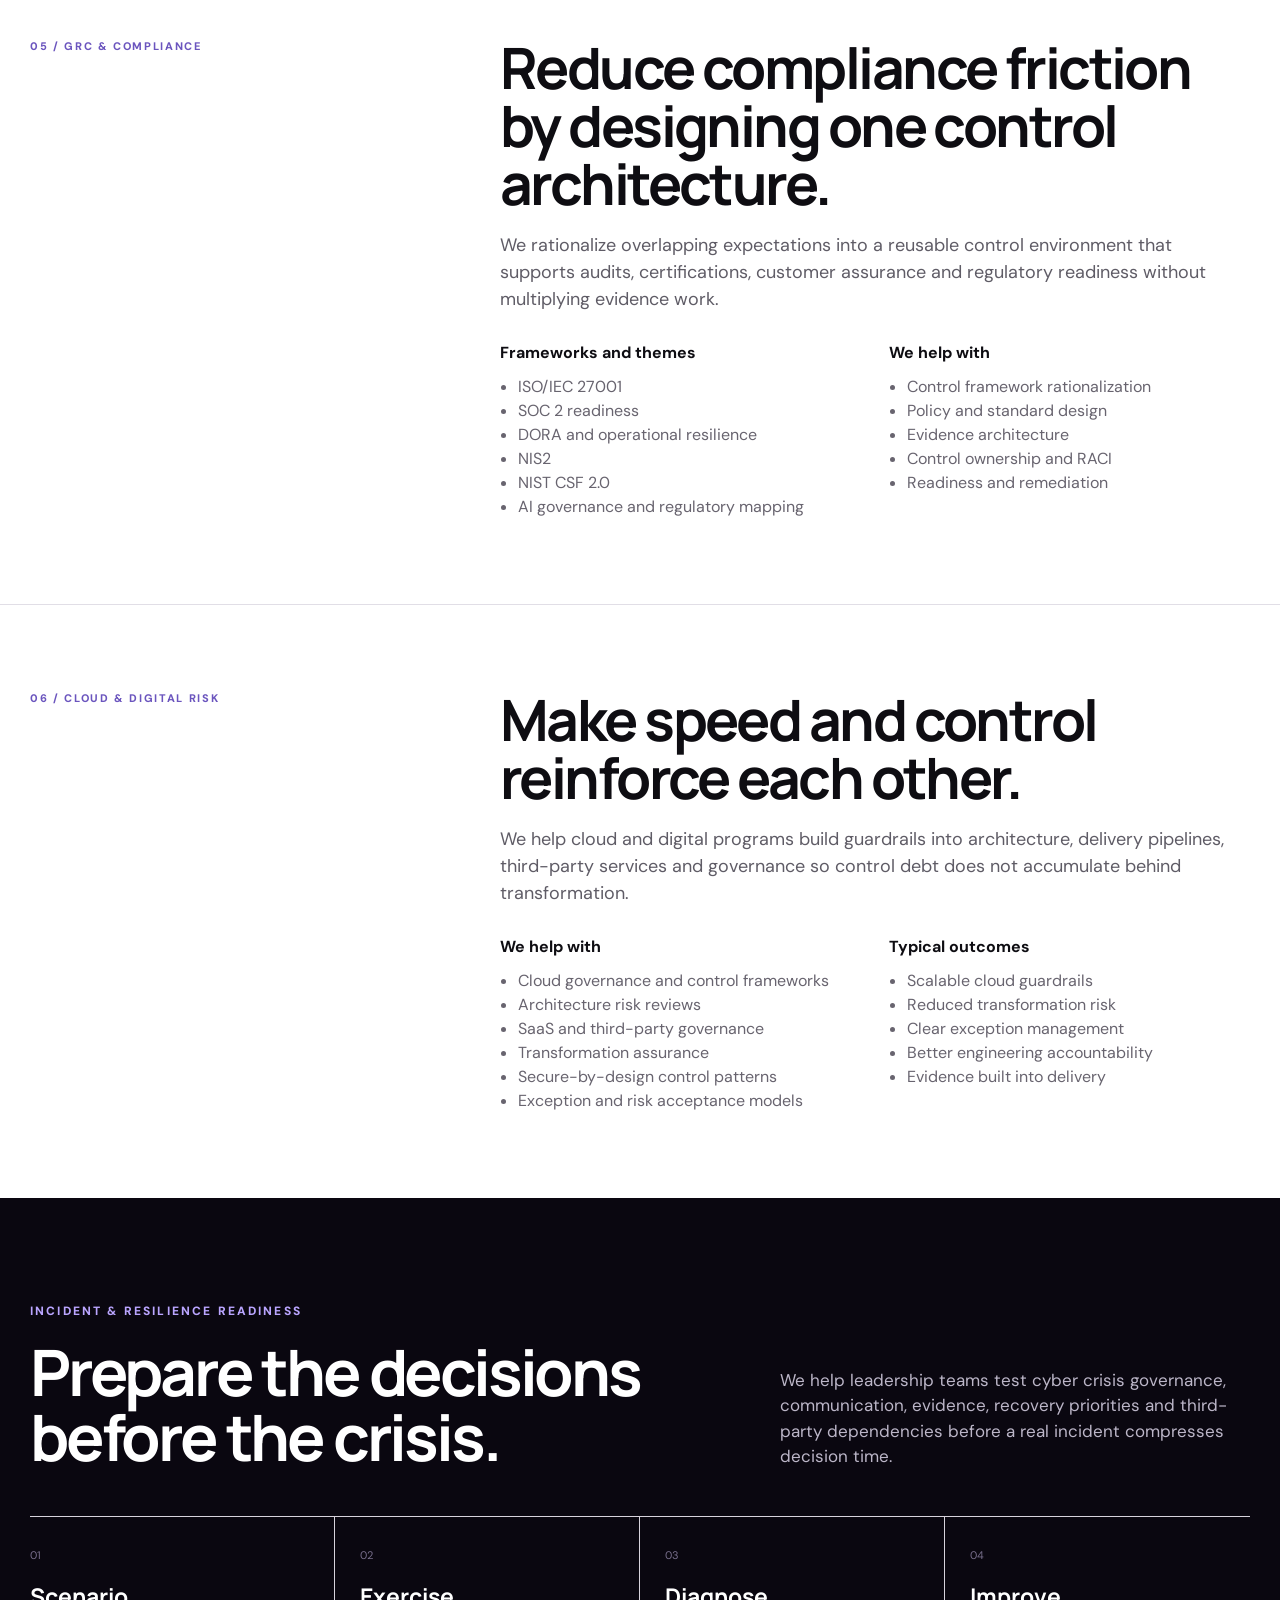
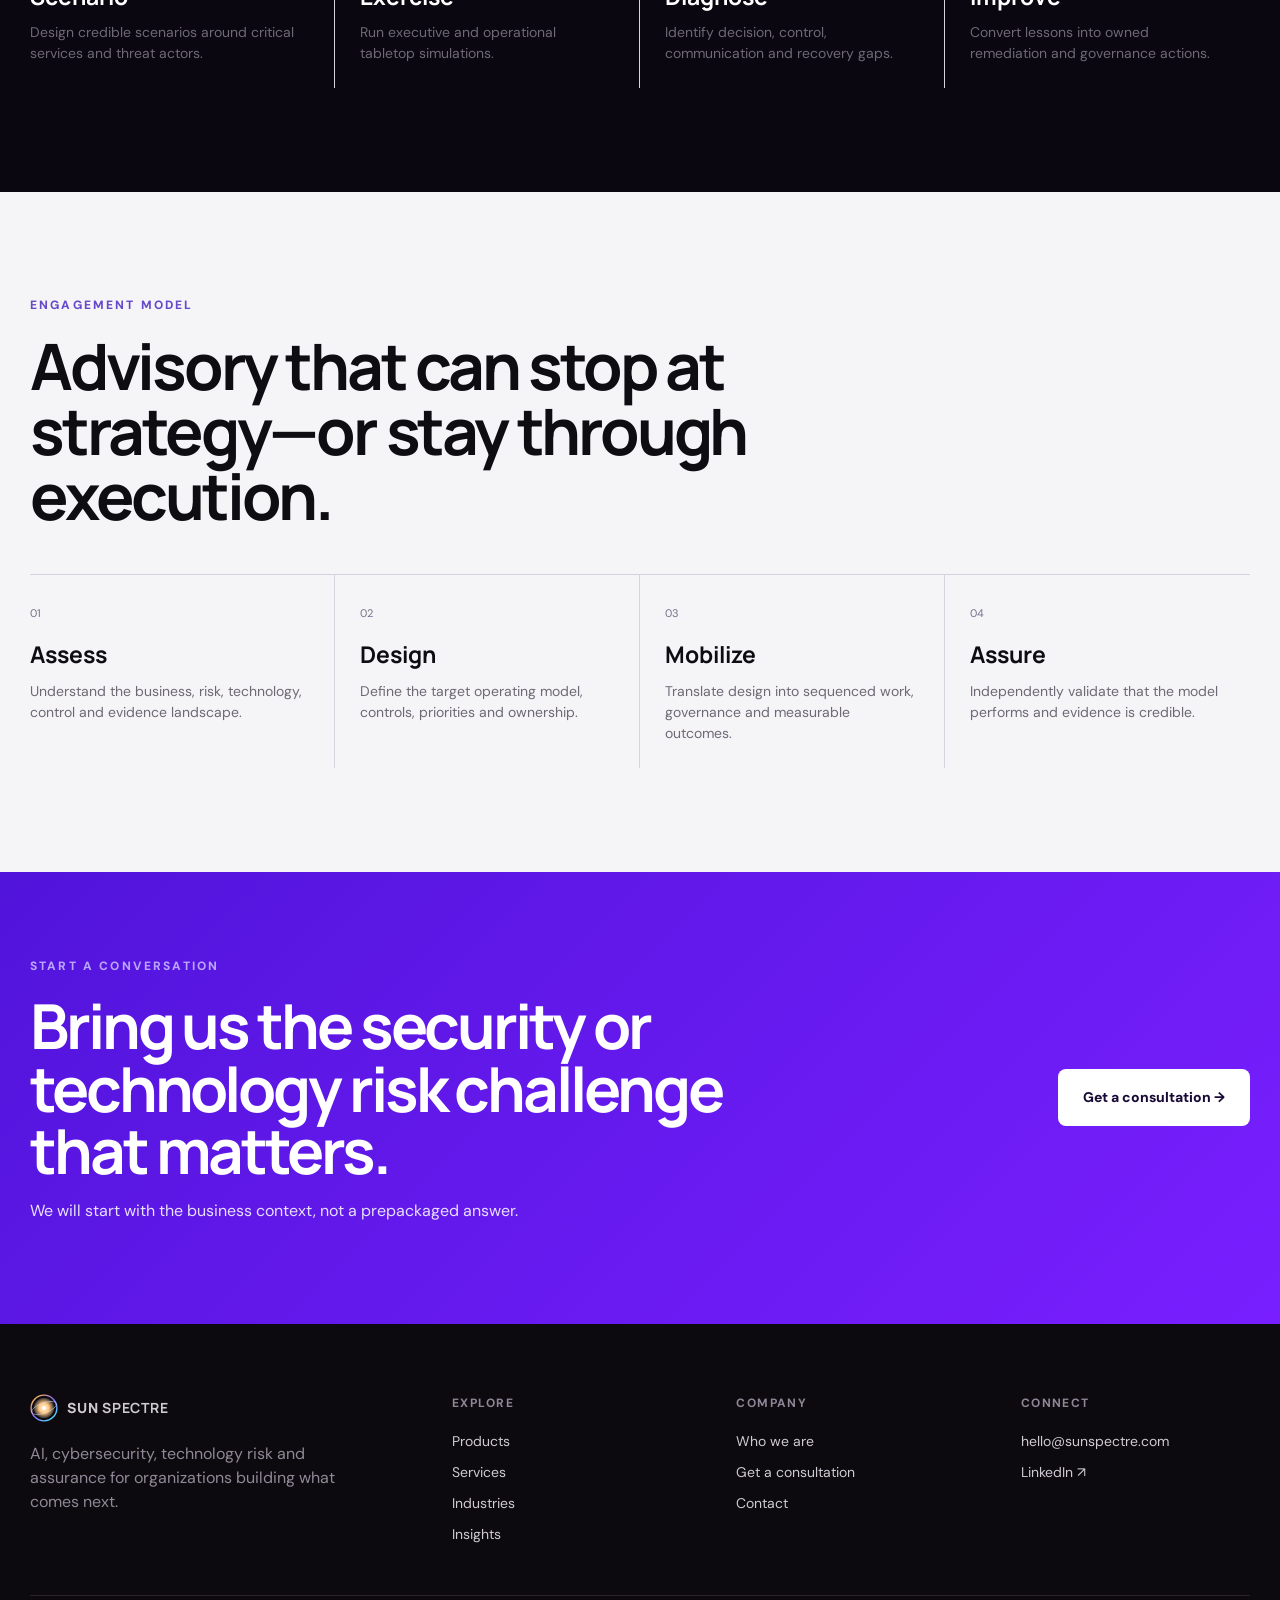
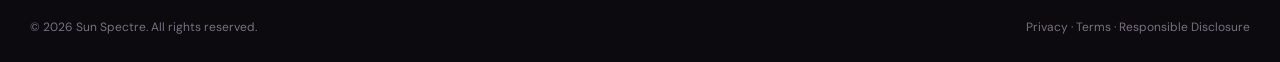
<file: services.html>
<!DOCTYPE html>
<html lang="en"><head><meta charset="UTF-8"><meta name="viewport" content="width=device-width, initial-scale=1.0"><meta name="theme-color" content="#5d13ff"><meta name="description" content="Sun Spectre services across AI governance, cybersecurity, vCISO, IT audit, GRC, compliance and cloud risk."><title>Services | Sun Spectre</title><link rel="preconnect" href="https://fonts.googleapis.com"><link rel="preconnect" href="https://fonts.gstatic.com" crossorigin><link href="https://fonts.googleapis.com/css2?family=DM+Sans:wght@400;500;600;700&family=Manrope:wght@500;600;700;800&display=swap" rel="stylesheet"><link rel="stylesheet" href="styles.css"></head>
<body><div data-site-header></div><main>
<section class="page-hero split"><div class="page-shell"><div><div class="crumb">Home / Services</div><div class="section-kicker light">SERVICES</div><h1>Strategy, security and assurance for the intelligent enterprise.</h1><p>We help leadership teams understand technology risk clearly, design practical operating models and build controls that stand up in the real world.</p><div class="hero-actions"><a class="button white" href="talk-to-us.html">Get a consultation →</a><a class="button ghost" href="#services">Explore services</a></div></div><div class="hero-orb-small"></div></div></section>

<section class="section" id="services"><div class="page-shell section-head reveal"><div><div class="section-kicker">WHAT WE DO</div><h2>Six capabilities. One line of sight.</h2></div><p>Our services connect executive direction, technical reality, control evidence and implementation—without forcing your challenge into a narrow consulting silo.</p></div><div class="page-shell service-grid">
<a class="service-card reveal" href="#ai"><span class="num">01 / AI</span><h3>AI Strategy & Governance</h3><p>Govern AI adoption, use cases, models, data, vendors and accountability at enterprise speed.</p><b>Explore →</b></a>
<a class="service-card reveal" href="#cyber"><span class="num">02 / CYBER</span><h3>Cybersecurity & Resilience</h3><p>Design security around critical services, credible threats, recoverability and business resilience.</p><b>Explore →</b></a>
<a class="service-card reveal" href="#vciso"><span class="num">03 / LEADERSHIP</span><h3>vCISO & Security Strategy</h3><p>Senior security leadership, transformation support, board engagement and operating model design.</p><b>Explore →</b></a>
<a class="service-card reveal" href="#audit"><span class="num">04 / ASSURANCE</span><h3>IT Audit & Assurance</h3><p>Independent, risk-based assurance across ITGC, applications, cloud and digital transformation.</p><b>Explore →</b></a>
<a class="service-card reveal" href="#grc"><span class="num">05 / GRC</span><h3>GRC & Compliance</h3><p>Turn overlapping standards and regulations into a coherent, reusable control environment.</p><b>Explore →</b></a>
<a class="service-card reveal" href="#cloud"><span class="num">06 / DIGITAL</span><h3>Cloud & Digital Risk</h3><p>Embed scalable guardrails into cloud, SaaS, third-party technology and transformation.</p><b>Explore →</b></a>
</div></section>

<section class="detail-section" id="ai"><div class="page-shell detail-grid"><div class="detail-label">01 / AI STRATEGY & GOVERNANCE</div><div class="detail-content"><h2>Scale AI with accountable governance built in.</h2><p>We help organizations move from isolated AI experiments to a governed enterprise capability with clear decision rights, risk classification, secure deployment guardrails and evidence.</p><div class="bullet-columns"><div><h4>We help with</h4><ul><li>AI governance operating models</li><li>AI policy and control frameworks</li><li>Use-case and model inventories</li><li>Risk tiering and approval workflows</li><li>Third-party and model-provider assurance</li><li>AI security and data governance</li></ul></div><div><h4>Typical outcomes</h4><ul><li>Clear accountability and escalation</li><li>Risk-based approval paths</li><li>Secure deployment standards</li><li>Control evidence for boards and regulators</li><li>Transparent model and use-case inventory</li></ul></div></div></div></div></section>
<section class="detail-section" id="cyber"><div class="page-shell detail-grid"><div class="detail-label">02 / CYBERSECURITY & RESILIENCE</div><div class="detail-content"><h2>Build a security posture that survives real-world pressure.</h2><p>We connect cyber strategy to business services, attack paths, architecture, third-party dependencies and recovery so investment follows exposure rather than checklist maturity.</p><div class="bullet-columns"><div><h4>We help with</h4><ul><li>Cyber strategy and maturity assessment</li><li>NIST CSF 2.0 alignment</li><li>Security architecture reviews</li><li>Identity and privileged access risk</li><li>Third-party cyber risk</li><li>Incident and ransomware readiness</li></ul></div><div><h4>Typical outcomes</h4><ul><li>Prioritized investment roadmap</li><li>Critical service resilience view</li><li>Executive risk narrative</li><li>Clear remediation ownership</li><li>Improved incident decision speed</li></ul></div></div></div></div></section>
<section class="detail-section" id="vciso"><div class="page-shell detail-grid"><div class="detail-label">03 / VCISO</div><div class="detail-content"><h2>Executive security leadership when you need it.</h2><p>vCISO support gives growing or transforming organizations senior security leadership without waiting to build every capability internally. We can lead a program, stabilize one, or strengthen an existing CISO office.</p><div class="bullet-columns"><div><h4>We help with</h4><ul><li>Cyber strategy and target operating model</li><li>Board and executive reporting</li><li>Security organization design</li><li>Program governance and prioritization</li><li>Budget and investment cases</li><li>Regulator and customer assurance support</li></ul></div><div><h4>Engagement models</h4><ul><li>Fractional / retained vCISO</li><li>Interim security leadership</li><li>CISO office advisory</li><li>Transformation program leadership</li><li>Board and committee advisory</li></ul></div></div></div></div></section>
<section class="detail-section" id="audit"><div class="page-shell detail-grid"><div class="detail-label">04 / IT AUDIT & ASSURANCE</div><div class="detail-content"><h2>Assurance that focuses on the technology risk that actually matters.</h2><p>We provide independent assurance across technology governance, IT general controls, applications, cloud, major programs and emerging technology—with findings designed to drive root-cause remediation.</p><div class="bullet-columns"><div><h4>We help with</h4><ul><li>ITGC and application controls</li><li>Internal audit co-sourcing</li><li>Cloud and transformation assurance</li><li>Cyber and technology risk reviews</li><li>Issue validation and remediation review</li><li>Continuous assurance design</li></ul></div><div><h4>Typical outcomes</h4><ul><li>Sharper audit focus</li><li>Root-cause driven findings</li><li>Stronger evidence quality</li><li>Better control ownership</li><li>Decision-ready audit reporting</li></ul></div></div></div></div></section>
<section class="detail-section" id="grc"><div class="page-shell detail-grid"><div class="detail-label">05 / GRC & COMPLIANCE</div><div class="detail-content"><h2>Reduce compliance friction by designing one control architecture.</h2><p>We rationalize overlapping expectations into a reusable control environment that supports audits, certifications, customer assurance and regulatory readiness without multiplying evidence work.</p><div class="bullet-columns"><div><h4>Frameworks and themes</h4><ul><li>ISO/IEC 27001</li><li>SOC 2 readiness</li><li>DORA and operational resilience</li><li>NIS2</li><li>NIST CSF 2.0</li><li>AI governance and regulatory mapping</li></ul></div><div><h4>We help with</h4><ul><li>Control framework rationalization</li><li>Policy and standard design</li><li>Evidence architecture</li><li>Control ownership and RACI</li><li>Readiness and remediation</li></ul></div></div></div></div></section>
<section class="detail-section" id="cloud"><div class="page-shell detail-grid"><div class="detail-label">06 / CLOUD & DIGITAL RISK</div><div class="detail-content"><h2>Make speed and control reinforce each other.</h2><p>We help cloud and digital programs build guardrails into architecture, delivery pipelines, third-party services and governance so control debt does not accumulate behind transformation.</p><div class="bullet-columns"><div><h4>We help with</h4><ul><li>Cloud governance and control frameworks</li><li>Architecture risk reviews</li><li>SaaS and third-party governance</li><li>Transformation assurance</li><li>Secure-by-design control patterns</li><li>Exception and risk acceptance models</li></ul></div><div><h4>Typical outcomes</h4><ul><li>Scalable cloud guardrails</li><li>Reduced transformation risk</li><li>Clear exception management</li><li>Better engineering accountability</li><li>Evidence built into delivery</li></ul></div></div></div></div></section>

<section class="section dark" id="readiness"><div class="page-shell section-head reveal"><div><div class="section-kicker light">INCIDENT & RESILIENCE READINESS</div><h2>Prepare the decisions before the crisis.</h2></div><p>We help leadership teams test cyber crisis governance, communication, evidence, recovery priorities and third-party dependencies before a real incident compresses decision time.</p></div><div class="page-shell process-grid reveal"><article class="process-step"><span>01</span><h3>Scenario</h3><p>Design credible scenarios around critical services and threat actors.</p></article><article class="process-step"><span>02</span><h3>Exercise</h3><p>Run executive and operational tabletop simulations.</p></article><article class="process-step"><span>03</span><h3>Diagnose</h3><p>Identify decision, control, communication and recovery gaps.</p></article><article class="process-step"><span>04</span><h3>Improve</h3><p>Convert lessons into owned remediation and governance actions.</p></article></div></section>

<section class="section soft"><div class="page-shell section-head reveal"><div><div class="section-kicker">ENGAGEMENT MODEL</div><h2>Advisory that can stop at strategy—or stay through execution.</h2></div></div><div class="page-shell process-grid reveal"><article class="process-step"><span>01</span><h3>Assess</h3><p>Understand the business, risk, technology, control and evidence landscape.</p></article><article class="process-step"><span>02</span><h3>Design</h3><p>Define the target operating model, controls, priorities and ownership.</p></article><article class="process-step"><span>03</span><h3>Mobilize</h3><p>Translate design into sequenced work, governance and measurable outcomes.</p></article><article class="process-step"><span>04</span><h3>Assure</h3><p>Independently validate that the model performs and evidence is credible.</p></article></div></section>

<section class="cta-band"><div class="page-shell"><div><div class="section-kicker light">START A CONVERSATION</div><h2>Bring us the security or technology risk challenge that matters.</h2><p>We will start with the business context, not a prepackaged answer.</p></div><a class="button white large" href="talk-to-us.html">Get a consultation →</a></div></section>
</main><div data-site-footer></div><script src="script.js"></script></body></html>
</file>
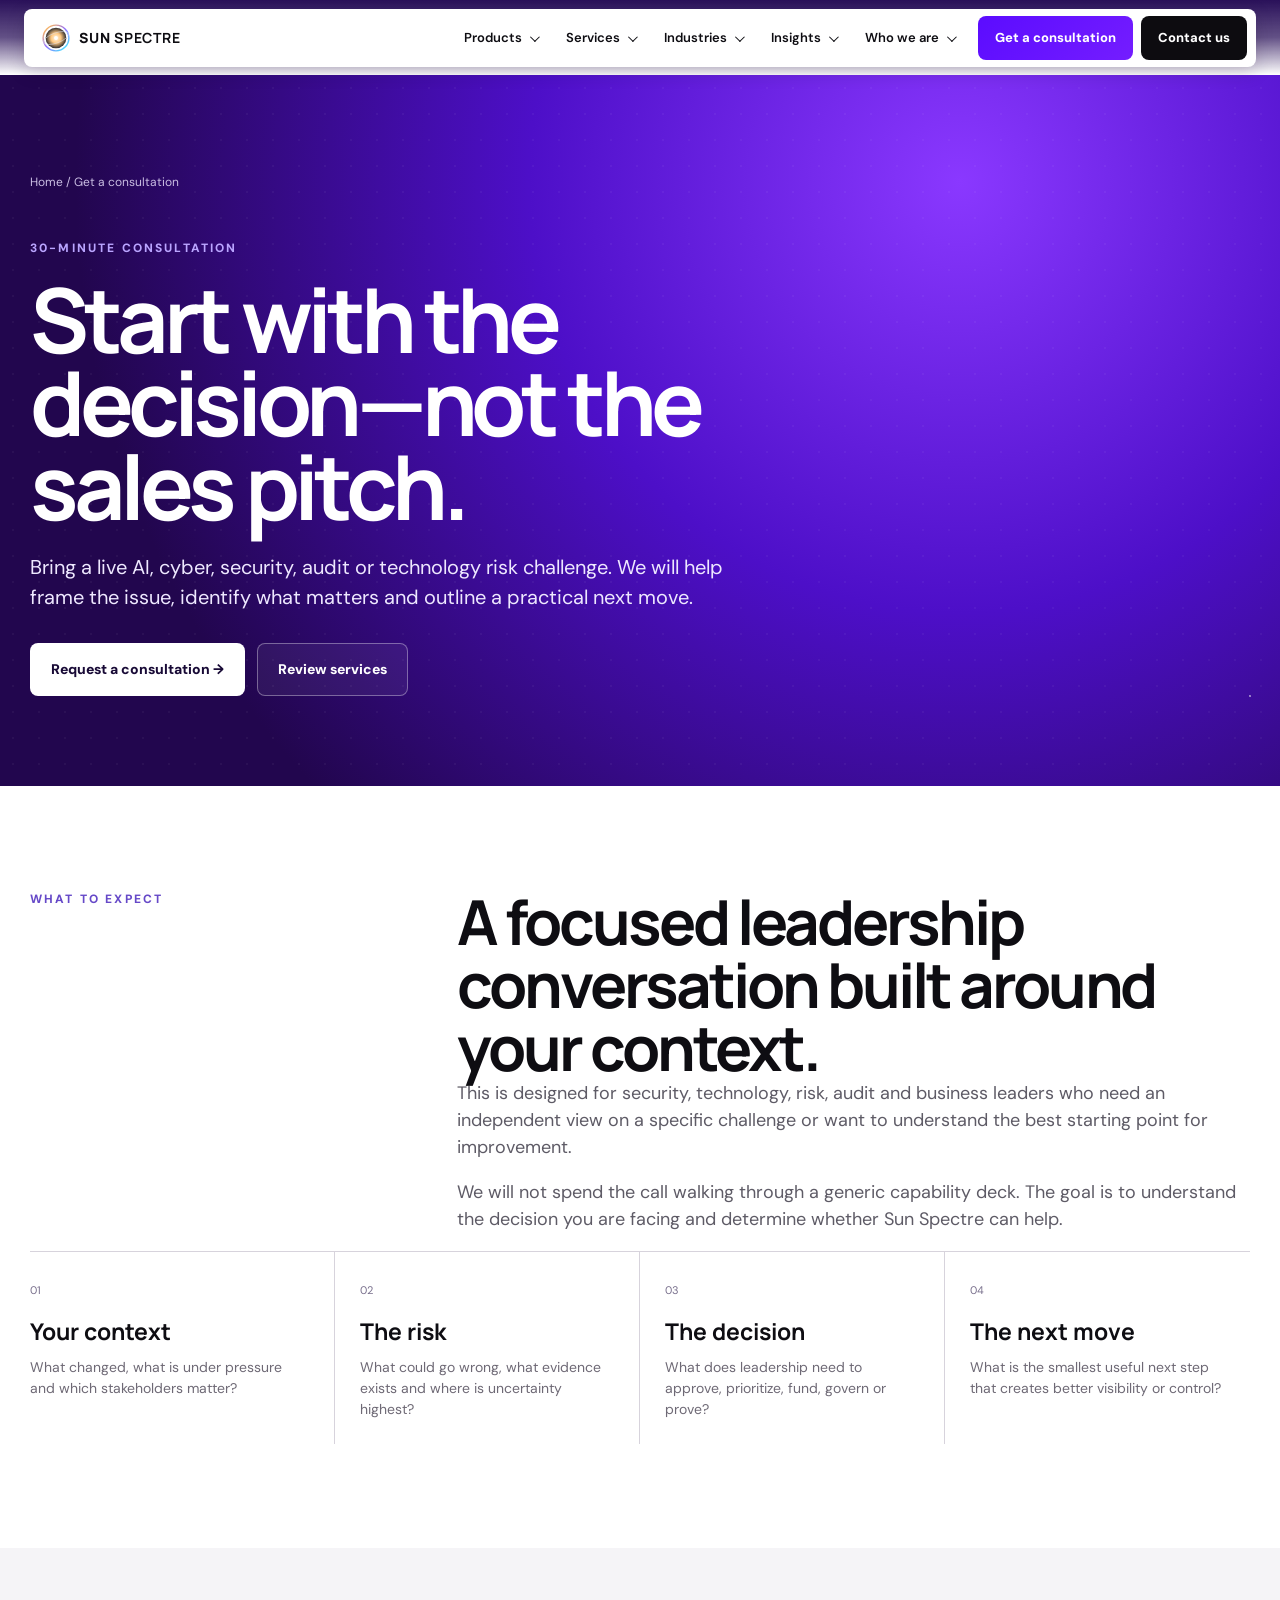
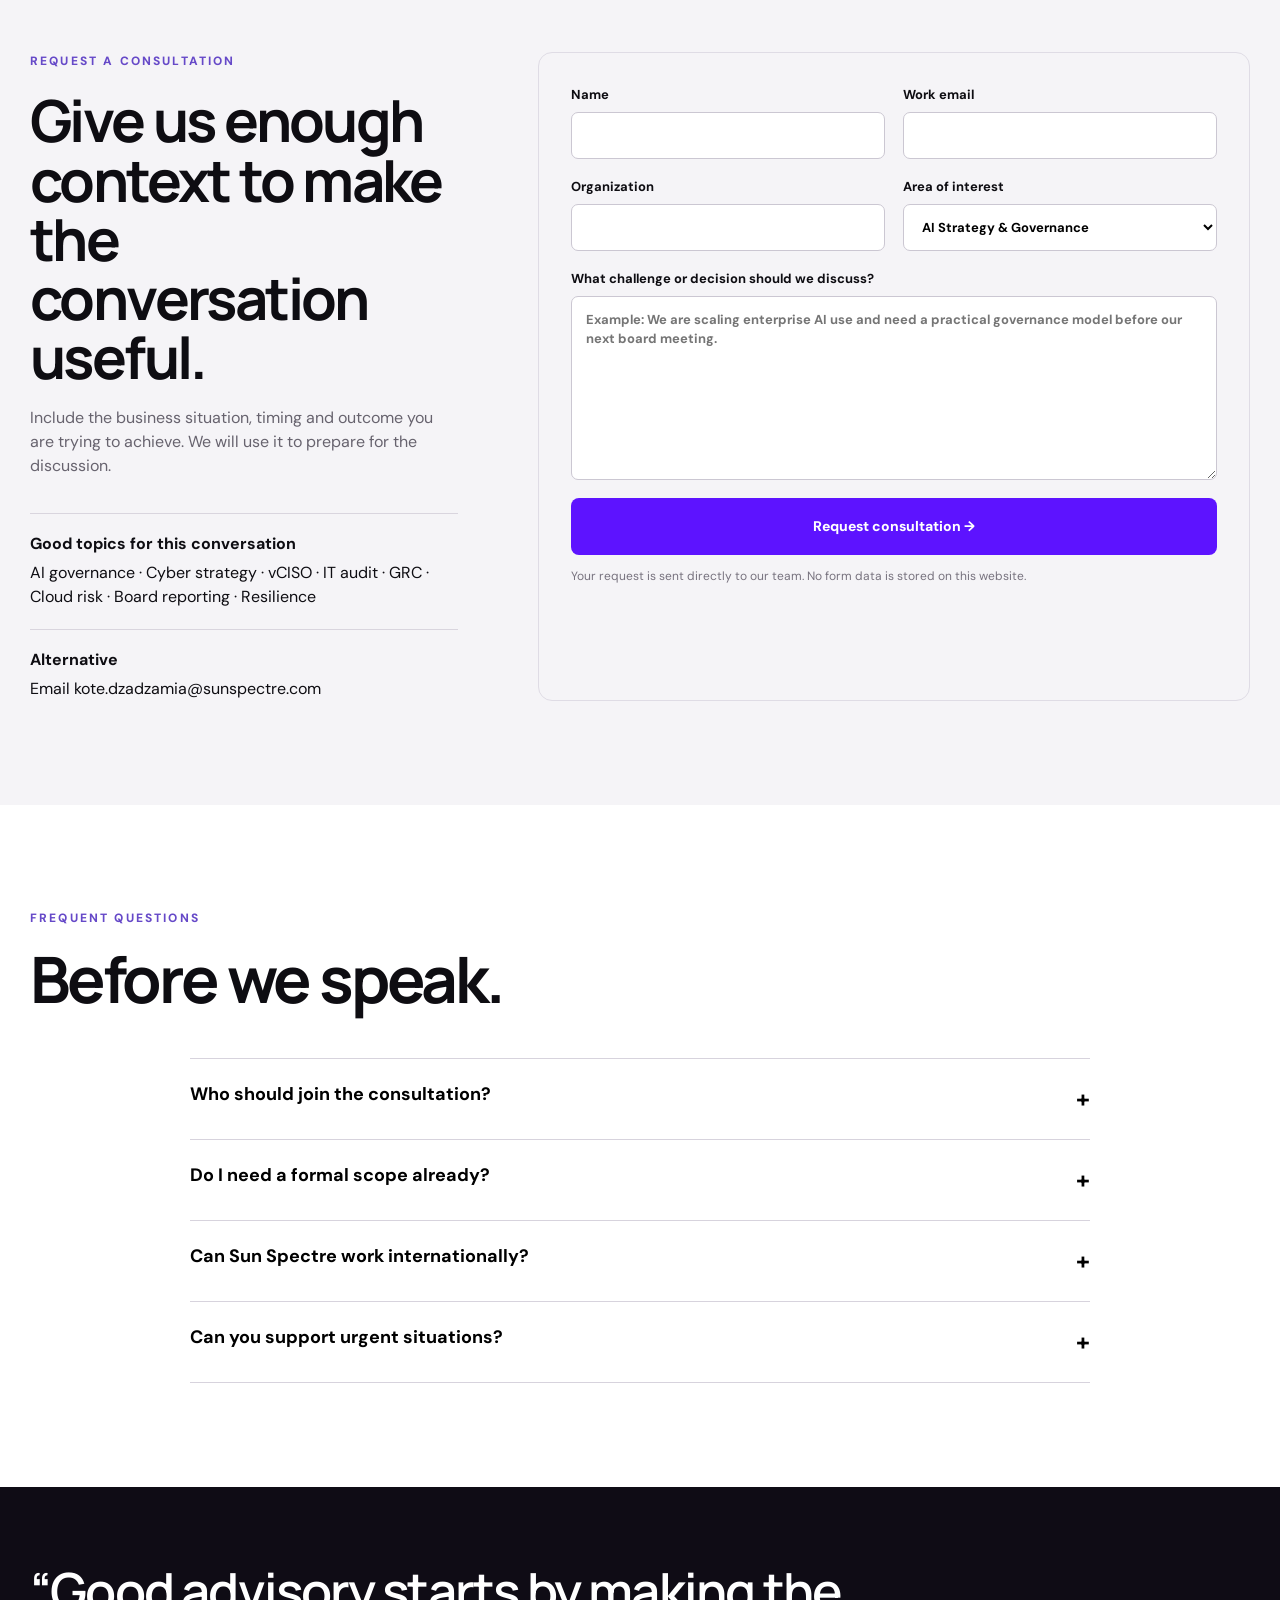
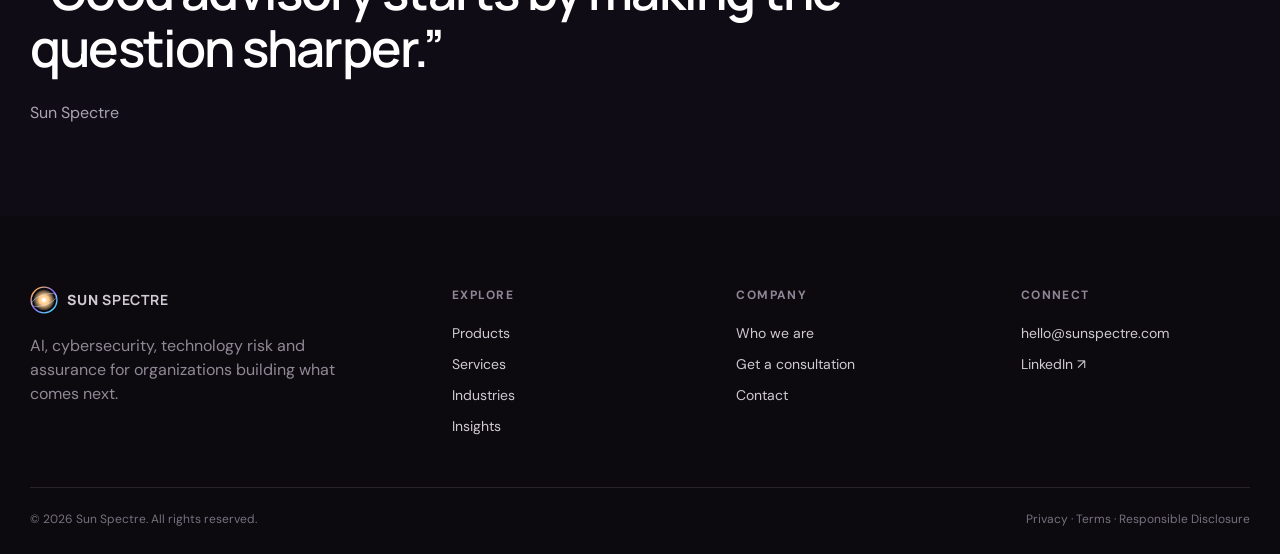
<file: talk-to-us.html>
<!DOCTYPE html>
<html lang="en"><head><meta charset="UTF-8"><meta name="viewport" content="width=device-width, initial-scale=1.0"><meta name="theme-color" content="#5d13ff"><meta name="description" content="Book a focused Sun Spectre consultation on AI governance, cybersecurity, vCISO, IT audit, GRC and technology risk."><title>Get a Consultation | Sun Spectre</title><link rel="preconnect" href="https://fonts.googleapis.com"><link rel="preconnect" href="https://fonts.gstatic.com" crossorigin><link href="https://fonts.googleapis.com/css2?family=DM+Sans:wght@400;500;600;700&family=Manrope:wght@500;600;700;800&display=swap" rel="stylesheet"><link rel="stylesheet" href="styles.css"></head>
<body><div data-site-header></div><main>
<section class="page-hero split"><div class="page-shell"><div><div class="crumb">Home / Get a consultation</div><div class="section-kicker light">30-MINUTE CONSULTATION</div><h1>Start with the decision—not the sales pitch.</h1><p>Bring a live AI, cyber, security, audit or technology risk challenge. We will help frame the issue, identify what matters and outline a practical next move.</p><div class="hero-actions"><a class="button white" href="#consultation-form">Request a consultation →</a><a class="button ghost" href="services.html">Review services</a></div></div><div class="hero-orb-small"></div></div></section>

<section class="section"><div class="page-shell intro-grid reveal"><div class="section-kicker">WHAT TO EXPECT</div><div><h2>A focused leadership conversation built around your context.</h2><div class="copy"><p>This is designed for security, technology, risk, audit and business leaders who need an independent view on a specific challenge or want to understand the best starting point for improvement.</p><p>We will not spend the call walking through a generic capability deck. The goal is to understand the decision you are facing and determine whether Sun Spectre can help.</p></div></div></div><div class="page-shell process-grid reveal"><article class="process-step"><span>01</span><h3>Your context</h3><p>What changed, what is under pressure and which stakeholders matter?</p></article><article class="process-step"><span>02</span><h3>The risk</h3><p>What could go wrong, what evidence exists and where is uncertainty highest?</p></article><article class="process-step"><span>03</span><h3>The decision</h3><p>What does leadership need to approve, prioritize, fund, govern or prove?</p></article><article class="process-step"><span>04</span><h3>The next move</h3><p>What is the smallest useful next step that creates better visibility or control?</p></article></div></section>

<section class="section soft" id="consultation-form"><div class="page-shell contact-grid"><aside class="contact-aside reveal"><div class="section-kicker">REQUEST A CONSULTATION</div><h2>Give us enough context to make the conversation useful.</h2><p>Include the business situation, timing and outcome you are trying to achieve. We will use it to prepare for the discussion.</p><div class="contact-points"><div class="contact-point"><strong>Good topics for this conversation</strong><span>AI governance · Cyber strategy · vCISO · IT audit · GRC · Cloud risk · Board reporting · Resilience</span></div><div class="contact-point"><strong>Alternative</strong><a href="mailto:kote.dzadzamia@sunspectre.com">Email kote.dzadzamia@sunspectre.com</a></div></div></aside>
<form class="form-card reveal" data-mail-form data-form="consultation"><div class="form-grid"><label>Name<input name="name" autocomplete="name" required></label><label>Work email<input type="email" name="email" autocomplete="email" required></label><label>Organization<input name="organization" autocomplete="organization" required></label><label>Area of interest<select name="interest"><option>AI Strategy & Governance</option><option>Cybersecurity & Resilience</option><option>vCISO & Security Strategy</option><option>IT Audit & Assurance</option><option>GRC & Compliance</option><option>Cloud & Digital Risk</option><option>Not sure yet</option></select></label><label class="full">What challenge or decision should we discuss?<textarea name="message" rows="8" required placeholder="Example: We are scaling enterprise AI use and need a practical governance model before our next board meeting."></textarea></label><label class="hp" aria-hidden="true">Leave this field empty<input type="text" name="website" tabindex="-1" autocomplete="off"></label><label class="full"><button class="button primary large" type="submit">Request consultation →</button></label></div><p class="form-note">Your request is sent directly to our team. No form data is stored on this website.</p></form></div></section>

<section class="section"><div class="page-shell section-head reveal"><div><div class="section-kicker">FREQUENT QUESTIONS</div><h2>Before we speak.</h2></div></div><div class="page-shell faq reveal"><div class="faq-item"><button aria-expanded="false"><span>Who should join the consultation?</span><span>+</span></button><div class="faq-answer">Usually the person accountable for the problem or decision: a CISO, CIO, CTO, Head of Risk, Head of Audit, product or business leader. For cross-functional issues, one additional stakeholder can be useful.</div></div><div class="faq-item"><button aria-expanded="false"><span>Do I need a formal scope already?</span><span>+</span></button><div class="faq-answer">No. Many useful conversations begin before the scope is clear. We can help define the problem and suggest the smallest sensible starting point.</div></div><div class="faq-item"><button aria-expanded="false"><span>Can Sun Spectre work internationally?</span><span>+</span></button><div class="faq-answer">Yes. Our model supports remote and international delivery, subject to engagement requirements and local regulatory context.</div></div><div class="faq-item"><button aria-expanded="false"><span>Can you support urgent situations?</span><span>+</span></button><div class="faq-answer">For time-sensitive executive security, resilience or assurance issues, describe the urgency in your message and email kote.dzadzamia@sunspectre.com directly.</div></div></div></section>

<section class="quote-band"><div class="page-shell reveal"><blockquote>“Good advisory starts by making the question sharper.”</blockquote><p>Sun Spectre</p></div></section>
</main><div data-site-footer></div><script src="script.js"></script></body></html>
</file>
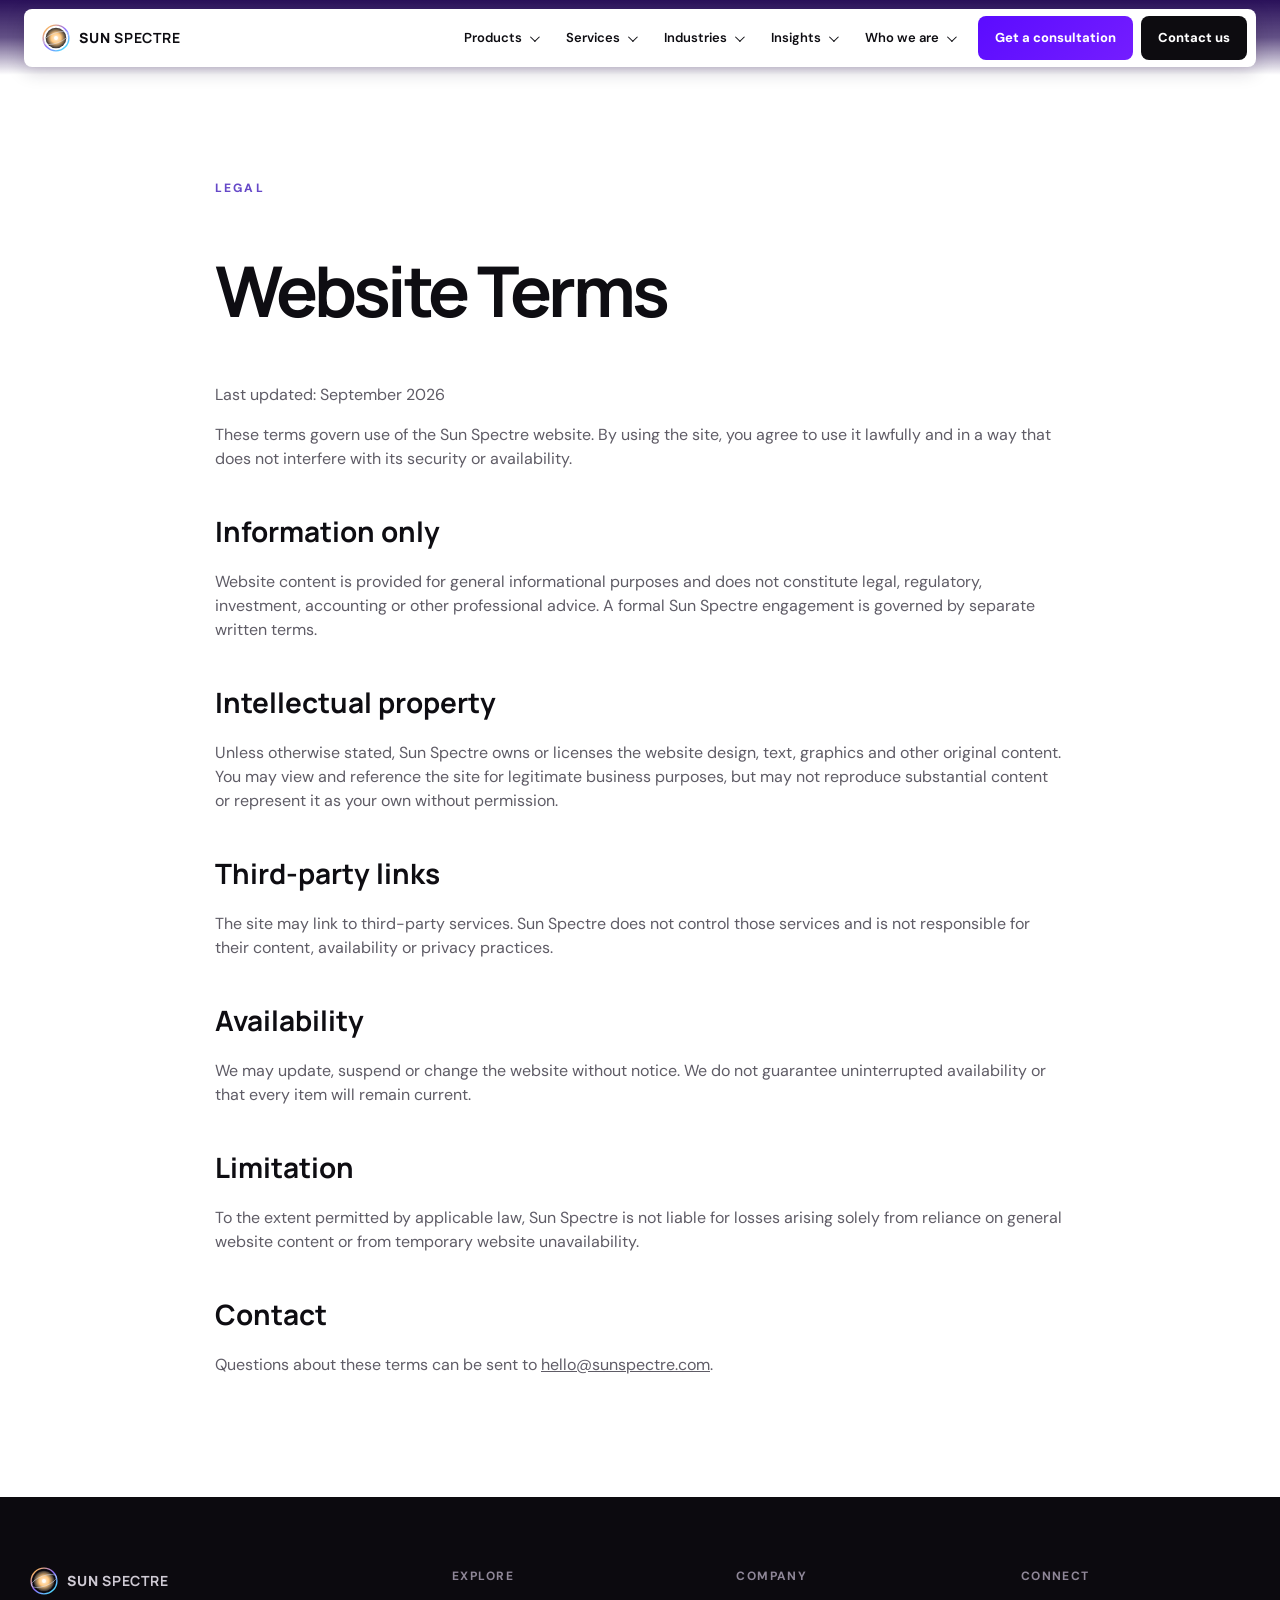
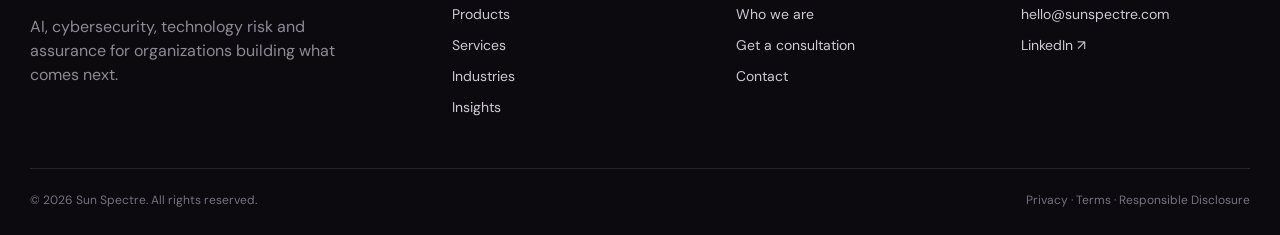
<file: terms.html>
<!DOCTYPE html><html lang="en"><head><meta charset="UTF-8"><meta name="viewport" content="width=device-width, initial-scale=1.0"><meta name="theme-color" content="#5d13ff"><meta name="description" content="Sun Spectre website terms."><title>Terms | Sun Spectre</title><link rel="preconnect" href="https://fonts.googleapis.com"><link rel="preconnect" href="https://fonts.gstatic.com" crossorigin><link href="https://fonts.googleapis.com/css2?family=DM+Sans:wght@400;500;600;700&family=Manrope:wght@500;600;700;800&display=swap" rel="stylesheet"><link rel="stylesheet" href="styles.css"></head><body><div data-site-header></div><main><section class="section"><div class="page-shell legal"><div class="section-kicker">LEGAL</div><h1>Website Terms</h1><p>Last updated: September 2026</p><p>These terms govern use of the Sun Spectre website. By using the site, you agree to use it lawfully and in a way that does not interfere with its security or availability.</p><h2>Information only</h2><p>Website content is provided for general informational purposes and does not constitute legal, regulatory, investment, accounting or other professional advice. A formal Sun Spectre engagement is governed by separate written terms.</p><h2>Intellectual property</h2><p>Unless otherwise stated, Sun Spectre owns or licenses the website design, text, graphics and other original content. You may view and reference the site for legitimate business purposes, but may not reproduce substantial content or represent it as your own without permission.</p><h2>Third-party links</h2><p>The site may link to third-party services. Sun Spectre does not control those services and is not responsible for their content, availability or privacy practices.</p><h2>Availability</h2><p>We may update, suspend or change the website without notice. We do not guarantee uninterrupted availability or that every item will remain current.</p><h2>Limitation</h2><p>To the extent permitted by applicable law, Sun Spectre is not liable for losses arising solely from reliance on general website content or from temporary website unavailability.</p><h2>Contact</h2><p>Questions about these terms can be sent to <a href="mailto:hello@sunspectre.com">hello@sunspectre.com</a>.</p></div></section></main><div data-site-footer></div><script src="script.js"></script></body></html>
</file>
<file: styles.css>
:root{
  --ink:#0e0d12;--muted:#68677a;--line:#dddbe5;--soft:#f5f4f7;--white:#fff;
  --purple:#5d13ff;--purple2:#7d31ff;--violet:#2a075f;--night:#0a0710;--night2:#16111d;
  --cyan:#69efff;--lime:#c2ff63;--max:1220px;--shadow:0 26px 80px rgba(18,5,50,.18)
}
*{box-sizing:border-box}html{scroll-behavior:smooth}body{margin:0;color:var(--ink);background:#fff;font-family:"DM Sans",Arial,sans-serif;line-height:1.5;-webkit-font-smoothing:antialiased}body.menu-open{overflow:hidden}img{max-width:100%;display:block}a{color:inherit;text-decoration:none}button,input,select,textarea{font:inherit}.page-shell{width:min(var(--max),calc(100% - 48px));margin-inline:auto}.section{padding:104px 0}.section.soft{background:var(--soft)}.section.dark{background:var(--night);color:#fff}.section.purple{background:linear-gradient(135deg,#4e0ed2,#6c14ff 55%,#300875);color:#fff}.section-kicker{font-size:12px;font-weight:800;letter-spacing:.18em;text-transform:uppercase;color:#6649c8;margin-bottom:20px}.section-kicker.light{color:#baa5ff}.section-head{display:flex;justify-content:space-between;align-items:end;gap:36px;margin-bottom:46px}.section-head h2,.display-h2{margin:0;font:700 clamp(38px,5vw,66px)/1.01 "Manrope",sans-serif;letter-spacing:-.05em;max-width:900px}.section-head p{max-width:470px;color:var(--muted);font-size:17px;margin:0}.dark .section-head p,.purple .section-head p{color:#bcb6c8}.reveal{opacity:0;transform:translateY(18px);transition:opacity .65s ease,transform .65s ease}.reveal.is-visible{opacity:1;transform:none}.text-link{display:inline-flex;align-items:center;gap:8px;font-weight:700;border-bottom:1px solid #aaa;padding-bottom:3px}.text-link.light{color:#fff;border-color:#6d657a}.eyebrow{font-size:11px;letter-spacing:.15em;font-weight:800;text-transform:uppercase}.button{display:inline-flex;align-items:center;justify-content:center;gap:9px;border-radius:8px;padding:15px 20px;border:1px solid transparent;font-weight:800;font-size:14px;transition:.2s}.button:hover{transform:translateY(-2px)}.button.primary{background:var(--purple);color:#fff}.button.dark{background:#0d0c10;color:#fff}.button.white{background:#fff;color:#180a36}.button.ghost{border-color:rgba(255,255,255,.35);color:#fff;background:rgba(255,255,255,.06)}.button.outline{border-color:#bdb9c7;background:#fff}.button.large{padding:17px 24px}.hero-actions{display:flex;gap:12px;flex-wrap:wrap;margin-top:32px}

/* Floating navigation + mega menu */
.site-header{position:sticky;top:0;z-index:100;padding:9px 0 8px;background:linear-gradient(180deg,rgba(33,7,83,.96),rgba(33,7,83,.7),transparent);transition:.25s}.site-header.scrolled{background:rgba(31,7,78,.92);backdrop-filter:blur(18px)}.nav-shell{width:min(1232px,calc(100% - 36px));min-height:58px;margin:auto;background:#fff;border-radius:8px;display:flex;align-items:center;padding:0 9px 0 18px;box-shadow:0 5px 18px rgba(20,4,45,.18);position:relative}.brand{display:flex;align-items:center;gap:9px;white-space:nowrap}.brand-logo{width:28px;height:28px}.brand-name{font:800 14px/1 "Manrope",sans-serif;letter-spacing:.055em}.main-nav{display:flex;align-items:center;gap:5px;margin-left:auto}.nav-link{display:flex;align-items:center;gap:8px;padding:12px 12px;border-radius:8px;font-size:13px;font-weight:600;transition:.18s}.nav-link i{width:7px;height:7px;border-right:1.5px solid currentColor;border-bottom:1.5px solid currentColor;transform:rotate(45deg) translateY(-2px);transition:.18s}.nav-link:hover,.nav-link.mega-active,.nav-link[aria-current="page"]{background:#f5f5f7}.nav-link.mega-active i{transform:rotate(225deg) translate(-1px,-1px)}.nav-actions{display:flex;gap:8px;margin-left:12px}.nav-cta{padding:12px 17px;border-radius:8px;color:#fff;font-weight:800;font-size:13px}.nav-cta.primary{background:linear-gradient(135deg,#5b0cff,#741dff)}.nav-cta.dark{background:#0d0c10}.menu-toggle{display:none;background:none;border:0;margin-left:auto;width:42px;height:42px}.menu-toggle span{display:block;width:22px;height:2px;background:#111;margin:6px auto}
.mega-panel{position:absolute;top:75px;left:50%;width:min(1232px,calc(100% - 36px));transform:translate(-50%,-8px);background:#fff;color:var(--ink);border-radius:8px;box-shadow:var(--shadow);opacity:0;visibility:hidden;pointer-events:none;transition:.2s;overflow:hidden}.mega-panel.open{opacity:1;visibility:visible;pointer-events:auto;transform:translate(-50%,0)}.mega-content{display:none;padding:26px}.mega-content.active{display:block}.mega-kicker{font-size:11px;letter-spacing:.14em;color:#68677a;font-weight:800;margin:0 0 18px}.mega-feature{border:1px solid var(--line);border-radius:12px;padding:21px 24px;display:flex;justify-content:space-between;align-items:center;gap:25px;background:#fbfbfc}.mega-feature span:first-child{display:flex;flex-direction:column;gap:5px}.mega-feature strong{font:600 23px/1.15 "Manrope",sans-serif}.mega-feature small{color:#67667a;font-size:14px}.mega-learn{display:flex;align-items:center;gap:10px;font-weight:600;text-decoration:underline;white-space:nowrap}.mega-learn b{width:25px;height:25px;display:grid;place-items:center;background:#111;color:#fff;border-radius:7px;text-decoration:none}.mega-columns{display:grid;grid-template-columns:repeat(3,1fr);gap:0 34px;padding:30px 20px 27px}.mega-link{display:flex;flex-direction:column;gap:7px;padding:14px 0;border-bottom:1px solid transparent}.mega-link:hover strong{color:var(--purple)}.mega-link strong{font-size:14px;font-weight:600}.mega-link small{font-size:12.5px;line-height:1.25;color:#77748a;max-width:280px}.mega-footer{border-top:1px solid var(--line);padding:18px 0 2px;display:flex;justify-content:space-between;align-items:end;gap:24px}.mega-footer>span:first-child{display:flex;flex-direction:column;gap:5px}.mega-footer strong{font-size:13px}.mega-footer small{font-size:12px;color:#7b7988}.mega-footer-links{display:flex;gap:30px}.mega-footer-links a{font-size:14px;text-decoration:underline}.mega-footer-links a:hover{color:var(--purple)}

/* Home */
.home-hero{position:relative;overflow:hidden;color:#fff;background:radial-gradient(circle at 50% -12%,#a454ff 0,#741dff 26%,#4c0dc9 55%,#220650 100%);padding:88px 0 0;min-height:940px}.home-hero:before{content:"";position:absolute;inset:0;background-image:radial-gradient(rgba(255,255,255,.4) 1px,transparent 1px);background-size:28px 28px;opacity:.13;mask-image:linear-gradient(#000,transparent 76%)}.hero-copy{position:relative;z-index:2;text-align:center;padding-top:40px}.hero-copy .eyebrow{display:inline-flex;border:1px solid rgba(255,255,255,.28);border-radius:99px;padding:8px 12px;background:rgba(255,255,255,.08)}.hero-copy h1{font:700 clamp(58px,7.5vw,104px)/.91 "Manrope",sans-serif;letter-spacing:-.063em;max-width:1170px;margin:28px auto 20px}.hero-copy h1 em{font-style:normal;color:var(--lime)}.hero-copy>p{font-size:20px;color:#eee8ff;max-width:820px;margin:0 auto}.hero-copy .hero-actions{justify-content:center}.hero-dashboard{position:relative;z-index:2;margin-top:70px;background:#141119;border:1px solid rgba(255,255,255,.2);border-radius:17px 17px 0 0;box-shadow:0 48px 100px rgba(14,3,35,.5);overflow:hidden;transition:transform .16s ease}.dash-top{height:54px;background:#0c0a0f;display:flex;align-items:center;justify-content:space-between;padding:0 20px;border-bottom:1px solid #2d2636;color:#a69fad;font-size:12px}.dash-top b{color:#fff}.dash-live i{display:inline-block;width:7px;height:7px;border-radius:50%;background:#9bff6a;box-shadow:0 0 10px #9bff6a;margin-right:7px}.dash-body{display:grid;grid-template-columns:165px 1fr;min-height:455px}.dash-side{padding:20px 12px;border-right:1px solid #2d2636;background:#100e13;display:flex;flex-direction:column;gap:7px}.dash-side span,.dash-side b{padding:10px;border-radius:6px;font-size:11px;color:#817989}.dash-side b{background:#5e20e8;color:#fff}.dash-main{padding:24px;background:radial-gradient(circle at 82% 0,#271940,#17131c 52%)}.dash-title{display:flex;justify-content:space-between;gap:20px}.dash-title small{font-size:9px;letter-spacing:.14em;color:#81778c}.dash-title h3{font:700 25px/1.1 "Manrope",sans-serif;margin:5px 0 19px}.status-pill{height:max-content;border:1px solid #45404e;border-radius:99px;padding:6px 9px;color:#a8ff77;font-size:9px}.dash-metrics{display:grid;grid-template-columns:repeat(3,1fr);gap:12px}.dash-metric,.dash-chart,.dash-note{border:1px solid #352d3d;background:linear-gradient(#201a27,#17131c);border-radius:10px}.dash-metric{padding:16px}.dash-metric small,.dash-metric span{display:block;color:#827b89;font-size:10px}.dash-metric strong{display:block;color:#fff;font:700 36px/1 "Manrope",sans-serif;margin:10px 0}.dash-metric span{color:#abff78}.dash-analytics{display:grid;grid-template-columns:1.5fr .75fr;gap:12px;margin-top:12px}.dash-chart{height:225px;padding:16px;position:relative;overflow:hidden}.dash-chart>span{font-size:11px;color:#c0b9c8}.dash-grid{position:absolute;inset:48px 16px 16px;display:flex;flex-direction:column;justify-content:space-between}.dash-grid i{height:1px;background:#2e2835}.dash-line{position:absolute;left:25px;right:25px;bottom:45px;height:110px;border-bottom:4px solid transparent;background:linear-gradient(90deg,var(--cyan),var(--lime));clip-path:polygon(0 78%,12% 62%,22% 30%,34% 46%,46% 72%,57% 37%,69% 21%,79% 49%,90% 61%,100% 11%,100% 15%,90% 66%,79% 54%,69% 26%,57% 42%,46% 77%,34% 51%,22% 35%,12% 67%,0 83%)}.dash-note{padding:20px}.dash-note small{font-size:9px;letter-spacing:.14em;color:#a27bff}.dash-note h4{color:#fff;font:700 19px/1.16 "Manrope",sans-serif;margin:14px 0 10px}.dash-note p{font-size:11px;color:#8f8897}.trust-row{position:relative;z-index:2;border-top:1px solid rgba(255,255,255,.15);display:grid;grid-template-columns:1.6fr repeat(6,1fr);gap:20px;align-items:center;padding:27px 0 34px;font-size:11px}.trust-row span{color:#c9bfe0}.trust-row b{text-align:center;letter-spacing:.08em}
.shift{background:linear-gradient(180deg,#0a0810,#15101c);color:#fff}.shift-grid{display:grid;grid-template-columns:.8fr 2fr 1fr;gap:42px;align-items:end}.shift-grid h2{margin:0;font:700 clamp(48px,6vw,84px)/.95 "Manrope",sans-serif;letter-spacing:-.055em}.shift-grid h2 span{color:#8f8799}.shift-grid p{color:#aaa3b4;font-size:17px}.shift-stage{display:grid;grid-template-columns:1fr 1fr;gap:70px;align-items:center;margin-top:88px}.control-orb{aspect-ratio:1;max-width:500px;margin:auto;border-radius:50%;position:relative;background:radial-gradient(circle at 40% 35%,#8244ff,#32106a 44%,#0a0810 72%);box-shadow:0 0 100px rgba(95,29,255,.32),inset -40px -40px 80px #07050a;display:grid;place-items:center}.control-orb:before,.control-orb:after{content:"";position:absolute;border:1px solid rgba(202,178,255,.45);border-radius:50%}.control-orb:before{width:125%;height:44%;transform:rotate(-16deg)}.control-orb:after{width:82%;height:26%;transform:rotate(72deg)}.control-orb b{z-index:2;font-size:12px;letter-spacing:.2em;text-align:center}.shift-copy h3{font:700 clamp(34px,4vw,55px)/1.03 "Manrope",sans-serif;letter-spacing:-.045em;margin:0 0 18px}.shift-copy p{color:#a8a1b1;font-size:18px}.framework-grid,.difference-grid,.product-grid,.industry-grid,.insight-grid,.stats-grid{display:grid;gap:18px}.framework-grid{grid-template-columns:repeat(3,1fr)}.framework-card{min-height:370px;border-radius:14px;padding:31px;display:flex;flex-direction:column;justify-content:flex-end;position:relative;overflow:hidden;color:#fff}.framework-card:after{content:"";position:absolute;width:240px;height:240px;border:1px solid rgba(255,255,255,.22);border-radius:50%;top:-70px;right:-40px;box-shadow:0 0 0 34px rgba(255,255,255,.05),0 0 0 70px rgba(255,255,255,.03)}.framework-card span{position:absolute;top:30px;left:30px;font:800 31px/1 "Manrope",sans-serif}.framework-card h3{font:700 29px/1.06 "Manrope",sans-serif;margin:0 0 12px;position:relative}.framework-card p{margin:0;position:relative}.framework-card.purple{background:linear-gradient(145deg,#511acb,#8f2dff)}.framework-card.blue{background:linear-gradient(145deg,#12194d,#088cba)}.framework-card.dark{background:linear-gradient(145deg,#15131c,#3b225f)}.difference-grid{grid-template-columns:repeat(3,1fr)}.difference-card{background:#fff;border:1px solid #e2dfe8;border-radius:12px;padding:28px;min-height:405px}.difference-art{height:190px;border-radius:9px;background:#16121d;margin-bottom:24px;position:relative;overflow:hidden}.difference-art.speed:before{content:"";position:absolute;width:210px;height:210px;border:32px solid #7d2cff;border-right-color:#5eeeff;border-radius:50%;left:50%;top:50%;transform:translate(-50%,-50%) rotate(18deg)}.difference-art.depth{background:radial-gradient(circle,#bdff68 0 4%,#7827ff 5% 13%,#17121f 14% 28%,#4e1ba4 29% 30%,#15111d 31%)}.difference-art.proof:before,.difference-art.proof:after{content:"";position:absolute;left:19%;right:19%;height:28%;border:1px solid #816cad;border-radius:10px;background:linear-gradient(120deg,#2d1b4f,#13101b)}.difference-art.proof:before{top:20%;transform:translateX(-7%)}.difference-art.proof:after{top:49%;transform:translateX(9%);box-shadow:0 0 35px rgba(101,34,255,.45)}.difference-card small{color:#8b8692}.difference-card h3{font:700 27px/1.08 "Manrope",sans-serif;margin:18px 0 12px}.difference-card p{color:#6d6974}.solution-grid{display:grid;grid-template-columns:1fr 1fr;gap:20px}.solution-card{border:1px solid #e0dde6;border-radius:14px;overflow:hidden;background:#fff;transition:.22s}.solution-card:hover{transform:translateY(-4px);box-shadow:0 22px 55px rgba(22,14,48,.1)}.solution-art{height:235px;background:linear-gradient(135deg,#140f1c,#321460);position:relative;overflow:hidden}.solution-art.ai:before{content:"AI";position:absolute;inset:0;display:grid;place-items:center;font:800 72px/1 "Manrope",sans-serif;color:#bfff69;text-shadow:0 0 42px rgba(191,255,105,.35)}.solution-art.ai:after{content:"";position:absolute;inset:22px;background-image:linear-gradient(rgba(145,106,255,.25) 1px,transparent 1px),linear-gradient(90deg,rgba(145,106,255,.25) 1px,transparent 1px);background-size:28px 28px}.solution-art.cyber:before{content:"";position:absolute;width:260px;height:260px;border:1px solid #8152d5;border-radius:50%;left:50%;top:50%;transform:translate(-50%,-50%);box-shadow:0 0 0 44px rgba(117,54,255,.1),0 0 0 88px rgba(117,54,255,.06)}.solution-art.cyber:after{content:"";position:absolute;width:10px;height:10px;border-radius:50%;background:#8dff69;left:65%;top:35%;box-shadow:0 0 18px #8dff69}.solution-art.audit:before{content:"";position:absolute;left:20%;right:20%;top:24%;height:52%;background:repeating-linear-gradient(180deg,#6d2bea 0 15px,transparent 15px 31px);transform:skewY(-8deg);box-shadow:0 0 35px #5d1bea}.solution-art.vciso:before,.solution-art.vciso:after{content:"";position:absolute;border:2px solid #7544cf;border-radius:50%;left:50%;top:50%;transform:translate(-50%,-50%)}.solution-art.vciso:before{width:250px;height:110px;transform:translate(-50%,-50%) rotate(22deg)}.solution-art.vciso:after{width:120px;height:250px;transform:translate(-50%,-50%) rotate(55deg)}.solution-body{padding:28px 30px 31px}.solution-body small{color:#6849ca;letter-spacing:.13em;font-weight:800}.solution-body h3{font:700 30px/1.05 "Manrope",sans-serif;letter-spacing:-.035em;margin:13px 0}.solution-body p{color:#6f6b77}.solution-body b{display:inline-block;margin-top:10px}.industry-band{background:#130a2a;color:#fff}.industry-list{border-top:1px solid #3b2c54}.industry-list a{display:grid;grid-template-columns:70px 1fr auto;gap:20px;align-items:center;padding:25px 4px;border-bottom:1px solid #3b2c54;transition:.2s}.industry-list a:hover{padding-left:14px;background:rgba(255,255,255,.03)}.industry-list span{color:#827694;font-size:11px}.industry-list strong{font:600 clamp(22px,3vw,36px)/1.1 "Manrope",sans-serif}.industry-list b{font-size:21px}.insight-grid{grid-template-columns:1.25fr 1fr 1fr}.insight-card{border-top:1px solid #cbc8d2;padding-top:18px}.insight-art{height:250px;border-radius:10px;background:#17121f;margin-bottom:19px;position:relative;overflow:hidden}.insight-card.feature .insight-art{height:320px}.insight-art.ai{background:radial-gradient(circle at 50% 50%,#792aff 0 8%,#241035 9% 22%,#15101c 23%)}.insight-art.ai:before{content:"AI";position:absolute;inset:0;display:grid;place-items:center;color:#c1ff70;font:800 58px/1 "Manrope",sans-serif}.insight-art.cyber:before{content:"";position:absolute;inset:20%;border:2px solid #6d38c7;transform:rotate(45deg);box-shadow:0 0 0 30px rgba(110,47,222,.12),0 0 0 60px rgba(110,47,222,.05)}.insight-art.audit:before{content:"";position:absolute;left:15%;right:15%;bottom:17%;height:60%;background:linear-gradient(90deg,#5d1bdd 0 15%,transparent 15% 22%,#7540ff 22% 38%,transparent 38% 45%,#9870ff 45% 64%,transparent 64% 71%,#bcff65 71% 100%);clip-path:polygon(0 75%,15% 75%,15% 48%,38% 48%,38% 62%,62% 62%,62% 25%,80% 25%,80% 5%,100% 5%,100% 100%,0 100%)}.insight-card small{font-weight:800;color:#6d52c1}.insight-card h3{font:700 25px/1.08 "Manrope",sans-serif;margin:10px 0 9px}.insight-card p{color:#6c6974}.home-cta{padding:110px 0;background:linear-gradient(135deg,#5414de,#781eff 62%,#32106a);color:#fff;text-align:center}.home-cta h2{font:700 clamp(46px,6vw,78px)/.97 "Manrope",sans-serif;letter-spacing:-.055em;max-width:950px;margin:14px auto}.home-cta p{max-width:650px;margin:0 auto;color:#e5dcff;font-size:18px}.home-cta .hero-actions{justify-content:center}

/* Inner pages */
.page-hero{position:relative;overflow:hidden;background:radial-gradient(circle at 75% 15%,#8a38ff,#4d0fc8 38%,#22064e 78%);color:#fff;padding:98px 0 90px;min-height:470px}.page-hero:before{content:"";position:absolute;inset:0;background-image:radial-gradient(rgba(255,255,255,.34) 1px,transparent 1px);background-size:26px 26px;opacity:.12}.page-hero .page-shell{position:relative;z-index:1}.page-hero .crumb{font-size:12px;color:#cabee3;margin-bottom:48px}.page-hero h1{font:700 clamp(54px,7vw,92px)/.93 "Manrope",sans-serif;letter-spacing:-.06em;max-width:1080px;margin:0}.page-hero p{max-width:730px;font-size:20px;color:#eee8ff;margin:25px 0 0}.page-hero .hero-actions{margin-top:31px}.page-hero.split .page-shell{display:grid;grid-template-columns:1.25fr .75fr;gap:60px;align-items:end}.hero-orb-small{aspect-ratio:1;max-width:330px;justify-self:end;border-radius:50%;background:radial-gradient(circle at 38% 32%,#a56cff,#5d1ee9 39%,#1b093d 72%);box-shadow:0 0 80px rgba(189,126,255,.35);position:relative}.hero-orb-small:before,.hero-orb-small:after{content:"";position:absolute;border:1px solid rgba(255,255,255,.35);border-radius:50%;left:50%;top:50%}.hero-orb-small:before{width:125%;height:45%;transform:translate(-50%,-50%) rotate(-20deg)}.hero-orb-small:after{width:80%;height:25%;transform:translate(-50%,-50%) rotate(72deg)}.intro-grid{display:grid;grid-template-columns:.7fr 1.6fr;gap:80px}.intro-grid h2{font:700 clamp(38px,5vw,62px)/1.02 "Manrope",sans-serif;letter-spacing:-.048em;margin:0}.intro-grid .copy{font-size:18px;color:#5e5b66}.intro-grid .copy p:first-child{margin-top:0}.stats-grid{grid-template-columns:repeat(4,1fr);margin-top:52px}.stat-card{border-top:1px solid #cfcbd5;padding:20px 0}.stat-card strong{font:700 40px/1 "Manrope",sans-serif;display:block}.stat-card span{color:#787480;font-size:13px}.service-grid{display:grid;grid-template-columns:repeat(2,1fr);gap:18px}.service-card{border:1px solid #e0dde6;border-radius:13px;padding:31px;min-height:330px;background:#fff;transition:.2s}.service-card:hover{transform:translateY(-3px);box-shadow:0 18px 44px rgba(35,20,70,.08)}.service-card .num{font-size:11px;color:#7b7690;letter-spacing:.1em}.service-card h3{font:700 31px/1.06 "Manrope",sans-serif;letter-spacing:-.04em;margin:22px 0 13px}.service-card p{color:#6d6975}.service-card ul{padding-left:18px;color:#55525d}.service-card a{font-weight:800;display:inline-block;margin-top:12px}.feature-band{border-radius:16px;background:linear-gradient(135deg,#160b2b,#4c1498);color:#fff;padding:46px;display:grid;grid-template-columns:1fr 1fr;gap:50px;align-items:center}.feature-band h2{font:700 clamp(38px,5vw,60px)/1.01 "Manrope",sans-serif;letter-spacing:-.05em;margin:0 0 18px}.feature-band p{color:#c1b8cc;font-size:17px}.mini-dashboard{height:320px;border:1px solid #503d68;border-radius:12px;background:#121017;padding:18px}.mini-dashboard .bar{height:38px;border-radius:7px;background:#20182a;margin-bottom:12px}.mini-dashboard .metricline{display:grid;grid-template-columns:repeat(3,1fr);gap:10px}.mini-dashboard .metricline i{height:80px;background:linear-gradient(#241a31,#17121e);border:1px solid #352a41;border-radius:7px}.mini-dashboard .chart{height:150px;border:1px solid #352a41;border-radius:7px;margin-top:10px;position:relative;overflow:hidden;background-image:linear-gradient(#292133 1px,transparent 1px);background-size:100% 30px}.mini-dashboard .chart:after{content:"";position:absolute;left:7%;right:7%;bottom:28px;height:80px;background:linear-gradient(90deg,#6c3cff,#bfff67);clip-path:polygon(0 80%,16% 63%,31% 75%,48% 33%,62% 47%,78% 18%,100% 36%,100% 42%,78% 24%,62% 53%,48% 40%,31% 82%,16% 70%,0 87%)}.process-grid{display:grid;grid-template-columns:repeat(4,1fr);gap:0;border-top:1px solid #d7d3dc}.process-step{padding:25px 25px 10px 0;border-right:1px solid #d7d3dc}.process-step:not(:first-child){padding-left:25px}.process-step:last-child{border-right:0}.process-step span{font-size:11px;color:#786f8c}.process-step h3{font:700 23px/1.08 "Manrope",sans-serif;margin:18px 0 10px}.process-step p{color:#6e6975;font-size:14px}.detail-section{padding:85px 0;border-top:1px solid #e1dee6;scroll-margin-top:95px}.detail-grid{display:grid;grid-template-columns:.72fr 1.35fr;gap:70px}.detail-label{font-size:11px;letter-spacing:.15em;color:#6b55be;font-weight:800}.detail-content h2{font:700 clamp(37px,5vw,57px)/1.02 "Manrope",sans-serif;letter-spacing:-.045em;margin:0 0 20px}.detail-content>p{font-size:18px;color:#5f5c66;max-width:750px}.bullet-columns{display:grid;grid-template-columns:1fr 1fr;gap:28px;margin-top:28px}.bullet-columns h4{margin:0 0 10px}.bullet-columns ul{padding-left:18px;margin:0;color:#68646f}.quote-band{padding:75px 0;background:#0f0c15;color:#fff}.quote-band blockquote{font:600 clamp(32px,4vw,52px)/1.12 "Manrope",sans-serif;letter-spacing:-.035em;max-width:1000px;margin:0}.quote-band p{color:#aaa3b1;margin-top:24px}.faq{max-width:900px}.faq-item{border-top:1px solid #d7d3dd}.faq-item:last-child{border-bottom:1px solid #d7d3dd}.faq-item button{width:100%;border:0;background:none;padding:22px 0;display:flex;justify-content:space-between;gap:20px;text-align:left;font-weight:700;font-size:18px;cursor:pointer}.faq-item button span:last-child{font-size:24px}.faq-answer{display:none;color:#6e6a75;padding:0 0 23px;max-width:750px}.faq-item.open .faq-answer{display:block}.faq-item.open button span:last-child{transform:rotate(45deg)}.cta-band{padding:85px 0;background:linear-gradient(135deg,#5114db,#791fff);color:#fff}.cta-band .page-shell{display:flex;justify-content:space-between;align-items:center;gap:45px}.cta-band h2{font:700 clamp(38px,5vw,62px)/1.01 "Manrope",sans-serif;letter-spacing:-.05em;max-width:800px;margin:0}.cta-band p{color:#e8e0ff;max-width:640px}.cta-band .hero-actions{margin-top:24px}.contact-grid{display:grid;grid-template-columns:.75fr 1.25fr;gap:80px}.contact-aside h2{font:700 clamp(38px,5vw,58px)/1.02 "Manrope",sans-serif;letter-spacing:-.045em;margin:0 0 20px}.contact-aside p{color:#67636e}.contact-points{display:grid;gap:20px;margin-top:35px}.contact-point{padding-top:18px;border-top:1px solid #d9d5de}.contact-point strong{display:block;margin-bottom:5px}.form-card{background:#f5f4f7;border:1px solid #dfdce5;border-radius:14px;padding:32px}.form-grid{display:grid;grid-template-columns:1fr 1fr;gap:18px}.form-card label{display:flex;flex-direction:column;gap:7px;font-size:13px;font-weight:700}.form-card label.full{grid-column:1/-1}.form-card input,.form-card select,.form-card textarea{border:1px solid #cbc7d2;border-radius:7px;background:#fff;padding:13px 14px;outline:none}.form-card input:focus,.form-card select:focus,.form-card textarea:focus{border-color:var(--purple);box-shadow:0 0 0 3px rgba(93,19,255,.1)}.form-card textarea{resize:vertical}.form-note{font-size:12px;color:#77727e;margin-top:12px}.form-status{font-size:13px;font-weight:700;margin-top:14px}.form-status.success{color:#1a7a3d}.form-status.error{color:#c22a2a}.form-card label.hp{position:absolute;left:-9999px;width:1px;height:1px;overflow:hidden}.method-ring{margin:55px auto 0;max-width:760px;aspect-ratio:2/1;position:relative;display:grid;place-items:center;background:radial-gradient(ellipse at center,rgba(95,27,255,.15),transparent 55%)}.method-ring:before,.method-ring:after{content:"";position:absolute;border:1px solid #b9acd8;border-radius:50%;width:70%;height:78%}.method-ring:after{width:46%;height:52%;border-color:#d2c9e6}.method-ring b{font:800 54px/1 "Manrope",sans-serif;color:#5d1cff}.method-tags{display:flex;flex-wrap:wrap;gap:10px;justify-content:center;margin-top:28px}.method-tags span{border:1px solid #cfc9d8;border-radius:99px;padding:9px 13px;font-size:13px}.legal{max-width:850px}.legal h1{font:700 clamp(42px,6vw,70px)/1 "Manrope",sans-serif;letter-spacing:-.05em}.legal h2{font:700 28px/1.1 "Manrope",sans-serif;margin-top:45px}.legal p,.legal li{color:#5f5c66}.legal a{text-decoration:underline}

/* Footer */
.site-footer{background:#0c0a0f;color:#fff;padding:70px 0 26px}.footer-grid{display:grid;grid-template-columns:1.6fr repeat(3,1fr);gap:55px}.footer-brand p{color:#8f8997;max-width:340px;margin-top:20px}.footer-grid>div:not(.footer-brand){display:flex;flex-direction:column;gap:10px}.footer-grid h4{margin:0 0 9px;font-size:12px;letter-spacing:.12em;text-transform:uppercase;color:#8f8798}.footer-grid a{font-size:14px;color:#cfcad4}.footer-grid a:hover{color:#fff}.footer-bottom{border-top:1px solid #28232d;margin-top:50px;padding-top:22px;display:flex;justify-content:space-between;gap:25px;color:#77717f;font-size:12px}.footer-bottom a:hover{color:#fff}

@media(max-width:1080px){.main-nav{gap:0}.nav-link{padding:11px 8px;font-size:12px}.nav-actions{margin-left:6px}.nav-cta{padding:11px 12px}.shift-grid{grid-template-columns:1fr 1.7fr}.shift-grid p{grid-column:2}.trust-row{grid-template-columns:1fr repeat(3,1fr)}.trust-row b:nth-of-type(n+4){display:none}.footer-grid{grid-template-columns:1.4fr repeat(3,1fr);gap:35px}}
@media(max-width:980px){.site-header{padding:7px 0}.nav-shell{width:calc(100% - 22px);padding:0 10px 0 14px;min-height:58px;flex-wrap:wrap}.menu-toggle{display:block}.main-nav{display:none;order:5;width:100%;margin:5px 0 12px;border-top:1px solid #e2dfe7;padding-top:8px}.main-nav.open{display:flex;flex-direction:column;align-items:stretch}.nav-link{font-size:15px;padding:13px 8px;justify-content:space-between}.nav-link i{display:none}.nav-actions{margin-left:10px}.nav-actions .dark{display:none}.mega-panel{display:none}.home-hero{padding-top:70px}.hero-copy h1{font-size:clamp(53px,10vw,82px)}.dash-body{grid-template-columns:120px 1fr}.dash-analytics{grid-template-columns:1fr}.dash-note{display:none}.shift-grid,.shift-stage,.page-hero.split .page-shell,.intro-grid,.detail-grid,.contact-grid{grid-template-columns:1fr}.shift-grid p{grid-column:auto}.shift-stage{gap:45px}.framework-grid,.difference-grid{grid-template-columns:1fr 1fr}.insight-grid{grid-template-columns:1fr 1fr}.insight-card.feature{grid-column:1/-1}.service-grid{grid-template-columns:1fr}.feature-band{grid-template-columns:1fr}.process-grid{grid-template-columns:1fr 1fr}.process-step:nth-child(2){border-right:0}.stats-grid{grid-template-columns:1fr 1fr}.page-hero.split .hero-orb-small{display:none}.cta-band .page-shell{align-items:flex-start;flex-direction:column}.footer-grid{grid-template-columns:1.5fr 1fr 1fr}.footer-grid>div:last-child{grid-column:2}.form-grid{grid-template-columns:1fr}.form-card label.full{grid-column:auto}}
@media(max-width:680px){.page-shell{width:calc(100% - 30px)}.section{padding:76px 0}.nav-actions .primary{font-size:11px;padding:10px}.brand-name{font-size:12px}.brand-logo{width:25px;height:25px}.hero-copy{padding-top:28px}.hero-copy h1{font-size:clamp(47px,13vw,70px)}.hero-copy>p,.page-hero p{font-size:17px}.home-hero{min-height:auto}.hero-dashboard{margin-top:50px}.dash-side{display:none}.dash-body{grid-template-columns:1fr;min-height:390px}.dash-main{padding:15px}.dash-metrics{grid-template-columns:1fr 1fr}.dash-metric:last-child{display:none}.dash-chart{height:185px}.trust-row{grid-template-columns:1fr 1fr 1fr;padding-bottom:25px}.trust-row span{grid-column:1/-1}.shift-grid{gap:22px}.shift-stage{margin-top:55px}.framework-grid,.difference-grid,.solution-grid,.insight-grid,.stats-grid{grid-template-columns:1fr}.insight-card.feature{grid-column:auto}.framework-card{min-height:320px}.section-head{align-items:flex-start;flex-direction:column}.page-hero{padding:76px 0 70px;min-height:auto}.page-hero .crumb{margin-bottom:32px}.page-hero h1{font-size:clamp(47px,13vw,68px)}.intro-grid{gap:30px}.bullet-columns{grid-template-columns:1fr}.feature-band{padding:27px}.process-grid{grid-template-columns:1fr}.process-step,.process-step:not(:first-child){padding:22px 0;border-right:0;border-bottom:1px solid #d7d3dc}.industry-list a{grid-template-columns:40px 1fr auto}.form-card{padding:21px}.cta-band{padding:70px 0}.footer-grid{grid-template-columns:1fr 1fr;gap:35px}.footer-brand{grid-column:1/-1}.footer-grid>div:last-child{grid-column:auto}.footer-bottom{flex-direction:column}.method-ring{aspect-ratio:1.4/1}.nav-shell{min-height:56px}.nav-actions{margin-left:auto}.menu-toggle{order:4}.main-nav{order:6}}
@media(prefers-reduced-motion:reduce){html{scroll-behavior:auto}.reveal{opacity:1;transform:none;transition:none}*{transition-duration:.001ms!important}}

/* Mobile experience refinement */
@media(max-width:820px){
  html,body{max-width:100%;overflow-x:clip}
  body{font-size:16px}
  .page-shell{width:calc(100% - 36px)}
  .section{padding:68px 0}
  .section-head{gap:18px;margin-bottom:32px}
  .section-head h2,.display-h2{font-size:clamp(2.15rem,8vw,3.45rem);line-height:1.03;letter-spacing:-.045em}
  .section-head p{font-size:16px}
  .site-header{padding:6px 0;background:rgba(31,7,78,.94);backdrop-filter:blur(16px)}
  .nav-shell{width:calc(100% - 20px);min-height:58px;border-radius:10px;padding:0 8px 0 14px}
  .menu-toggle{display:block;flex:0 0 44px;min-width:44px;min-height:44px;padding:7px;cursor:pointer;border-radius:8px}
  .menu-toggle:focus-visible{outline:3px solid rgba(93,19,255,.25);outline-offset:2px}
  .menu-toggle span{transition:transform .2s ease,opacity .2s ease}
  .menu-toggle[aria-expanded="true"] span:first-child{transform:translateY(4px) rotate(45deg)}
  .menu-toggle[aria-expanded="true"] span:nth-child(2){transform:translateY(-4px) rotate(-45deg)}
  .main-nav{background:#fff;margin:6px -2px 10px;padding:8px 0 2px;max-height:calc(100dvh - 88px);overflow-y:auto;overscroll-behavior:contain}
  .main-nav.open{display:flex}
  .nav-link{min-height:48px;padding:13px 10px;border-bottom:1px solid #eceaf0;border-radius:6px;font-size:16px}
  .nav-link:last-child{border-bottom:0}
  .nav-actions{flex:0 0 auto}
  .nav-cta{min-height:42px;display:inline-flex;align-items:center}
  .home-hero{padding-top:48px}
  .hero-copy{padding-top:20px}
  .hero-copy h1{font-size:clamp(2.75rem,11vw,4.5rem);line-height:.98;letter-spacing:-.052em;margin:22px auto 18px}
  .hero-copy>p,.page-hero p{font-size:17px;line-height:1.55}
  .hero-dashboard{margin-top:44px}
  .shift,.industry-band,.home-cta,.page-hero{overflow:hidden}
  .shift-grid h2{font-size:clamp(2.6rem,9vw,4.6rem)}
  .shift-stage{margin-top:48px}
  .control-orb{width:min(88vw,440px)}
  .framework-card,.difference-card,.service-card{min-height:auto}
  .framework-card{padding:28px}
  .difference-card,.service-card{padding:25px}
  .solution-art{height:210px}
  .solution-body{padding:24px}
  .solution-body h3,.service-card h3{font-size:28px}
  .industry-list a{min-height:76px}
  .industry-list strong{font-size:clamp(21px,5.5vw,30px)}
  .insight-art,.insight-card.feature .insight-art{height:240px}
  .home-cta{padding:78px 0}
  .page-hero{padding:68px 0 64px}
  .page-hero .crumb{margin-bottom:28px}
  .page-hero h1{font-size:clamp(2.7rem,10vw,4.25rem);line-height:.98;letter-spacing:-.05em}
  .intro-grid{gap:30px}
  .intro-grid h2,.detail-content h2,.contact-aside h2{font-size:clamp(2.15rem,8vw,3.4rem)}
  .detail-section{padding:64px 0;scroll-margin-top:78px}
  .detail-grid{gap:24px}
  .detail-content>p,.intro-grid .copy{font-size:17px}
  .feature-band{padding:30px}
  .feature-band h2,.cta-band h2{font-size:clamp(2.15rem,8vw,3.4rem)}
  .mini-dashboard{height:270px}
  .quote-band{padding:62px 0}
  .quote-band blockquote{font-size:clamp(2rem,7vw,3rem)}
  .cta-band{padding:68px 0}
  .contact-grid{gap:38px}
  .form-card input,.form-card select,.form-card textarea{font-size:16px;min-height:48px}
  .faq-item button{min-height:58px}
  .site-footer{padding:58px 0 24px}
  .footer-grid{gap:32px}
  .footer-grid a,.contact-point a{min-height:32px;display:flex;align-items:center}
  .footer-bottom{margin-top:36px}
  .contact-point a,.footer-grid a{overflow-wrap:anywhere}
}
@media(max-width:520px){
  .page-shell{width:calc(100% - 28px)}
  .section{padding:58px 0}
  .section-kicker{margin-bottom:14px;font-size:11px}
  .nav-shell{width:calc(100% - 14px);padding-left:12px}
  .brand-name{font-size:12px}
  .nav-actions{display:none}
  .menu-toggle{margin-left:auto;order:4}
  .main-nav{order:6}
  .hero-copy h1{font-size:clamp(2.45rem,12.5vw,3.6rem)}
  .hero-copy>p,.page-hero p{font-size:16px}
  .hero-actions{display:grid;grid-template-columns:1fr;gap:10px;margin-top:26px}
  .hero-actions .button,.cta-band .button,.form-card .button{width:100%;min-height:50px}
  .hero-dashboard{border-radius:12px 12px 0 0}
  .dash-top{height:48px;padding:0 13px}
  .dash-top b{font-size:11px}
  .dash-live{font-size:10px}
  .dash-body{min-height:345px}
  .dash-title{align-items:flex-start}
  .dash-title h3{font-size:21px}
  .dash-metrics{gap:8px}
  .dash-metric{padding:13px}
  .dash-metric strong{font-size:30px}
  .dash-chart{height:165px}
  .trust-row{grid-template-columns:1fr 1fr;gap:16px 12px}
  .trust-row b{text-align:left}
  .shift-grid h2{font-size:clamp(2.35rem,11vw,3.4rem)}
  .shift-copy h3{font-size:clamp(2rem,9vw,2.8rem)}
  .control-orb{width:min(82vw,340px)}
  .framework-card{min-height:280px}
  .framework-card h3{font-size:26px}
  .difference-art{height:165px}
  .solution-art{height:185px}
  .solution-body h3,.service-card h3{font-size:26px}
  .industry-list a{grid-template-columns:32px 1fr auto;gap:10px;padding:20px 2px}
  .insight-art,.insight-card.feature .insight-art{height:210px}
  .home-cta{padding:66px 0}
  .home-cta h2{font-size:clamp(2.35rem,11vw,3.4rem)}
  .page-hero{padding:58px 0 54px}
  .page-hero h1{font-size:clamp(2.4rem,11.5vw,3.45rem)}
  .page-hero .hero-actions{display:grid}
  .stats-grid{gap:12px}
  .stat-card strong{font-size:34px}
  .service-card{padding:23px;min-height:auto}
  .feature-band{padding:24px 20px}
  .mini-dashboard{height:230px;padding:13px}
  .mini-dashboard .metricline i{height:64px}
  .mini-dashboard .chart{height:126px}
  .detail-section{padding:54px 0}
  .bullet-columns{gap:22px}
  .process-step p{font-size:15px}
  .quote-band{padding:54px 0}
  .cta-band{padding:58px 0}
  .form-card{padding:20px 16px}
  .method-ring{margin-top:36px;aspect-ratio:1.25/1}
  .method-ring b{font-size:40px}
  .method-tags{justify-content:flex-start}
  .legal h1{font-size:clamp(2.4rem,11vw,3.25rem)}
  .legal h2{font-size:24px;margin-top:36px}
  .footer-grid{grid-template-columns:1fr;gap:28px}
  .footer-brand,.footer-grid>div:last-child{grid-column:auto}
  .footer-bottom{gap:14px}
}
@media(max-width:360px){
  .page-shell{width:calc(100% - 22px)}
  .hero-copy h1{font-size:2.35rem}
  .page-hero h1{font-size:2.3rem}
  .dash-live{display:none}
  .dash-metrics{grid-template-columns:1fr}
  .dash-metric:nth-child(2){display:none}
  .stats-grid{grid-template-columns:1fr}
}
@media(hover:none){
  .button:hover,.solution-card:hover,.service-card:hover{transform:none}
  .industry-list a:hover{padding-left:4px;background:transparent}
}
</file>
